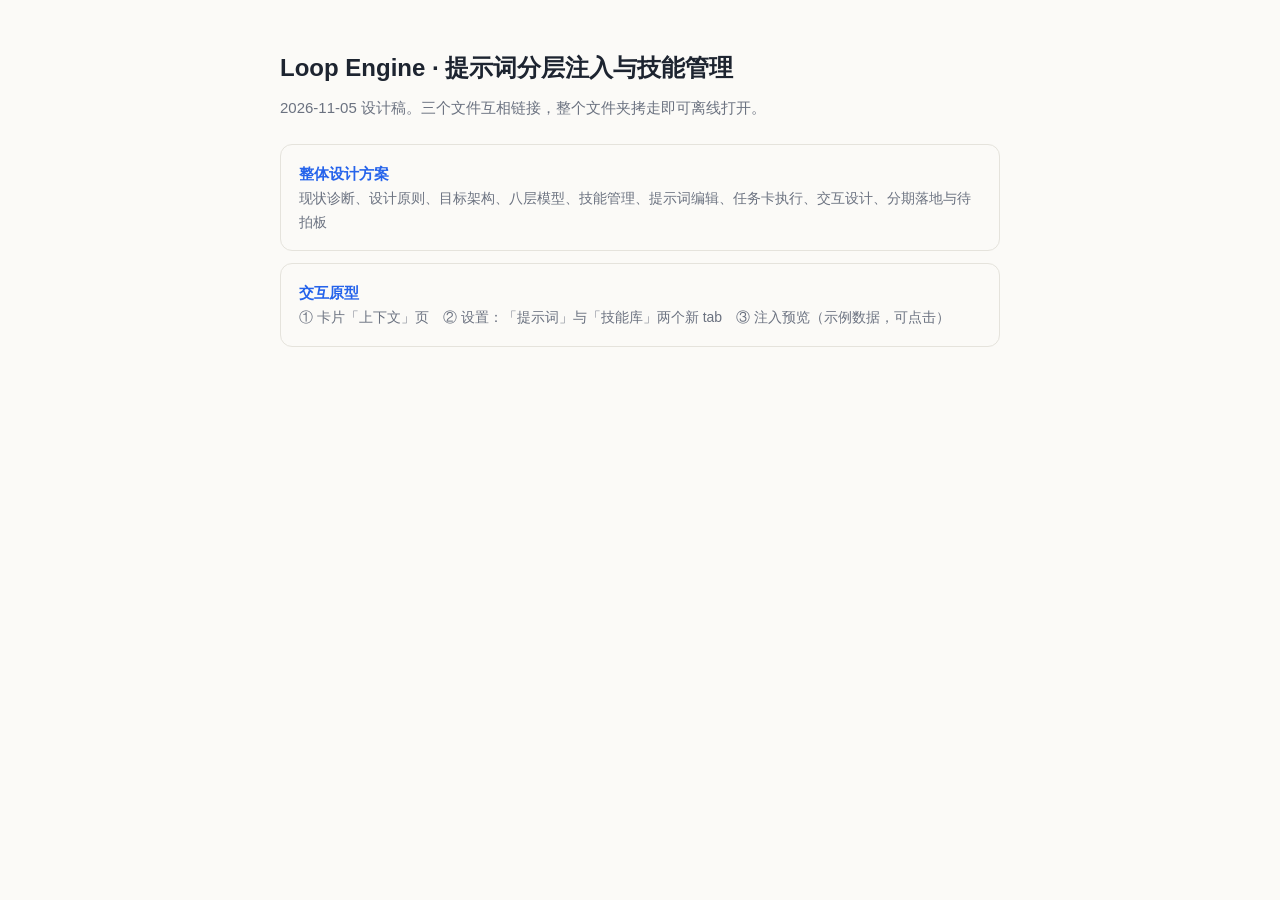
<file: docs/design/index.html>
<!doctype html>
<html lang="zh-CN">
<head>
<meta charset="utf-8">
<meta name="viewport" content="width=device-width, initial-scale=1">
<title>Loop Engine 设计稿</title>
<style>
:root{--bg:#fbfaf7;--fg:#1d2430;--muted:#6b7280;--rule:#e5e3dc;--accent:#2563eb}
@media (prefers-color-scheme: dark){:root:not([data-theme="light"]){--bg:#0d1117;--fg:#e6edf3;--muted:#8b949e;--rule:#2a313a;--accent:#60a5fa}}
:root[data-theme="dark"]{--bg:#0d1117;--fg:#e6edf3;--muted:#8b949e;--rule:#2a313a;--accent:#60a5fa}
body{margin:0;background:var(--bg);color:var(--fg);font:15px/1.7 -apple-system,BlinkMacSystemFont,"PingFang SC","Microsoft YaHei",sans-serif}
main{max-width:720px;margin:0 auto;padding:48px 16px}
h1{font-size:24px;margin:0 0 6px}
p{color:var(--muted);margin:0 0 24px}
a.item{display:block;padding:16px 18px;border:1px solid var(--rule);border-radius:12px;margin-bottom:12px;color:var(--fg);text-decoration:none}
a.item:hover{border-color:var(--accent)}
a.item b{color:var(--accent)}
a.item span{display:block;color:var(--muted);font-size:14px}
</style>
</head>
<body>
<main>
<h1>Loop Engine · 提示词分层注入与技能管理</h1>
<p>2026-11-05 设计稿。三个文件互相链接，整个文件夹拷走即可离线打开。</p>
<a class="item" href="context-design.html"><b>整体设计方案</b><span>现状诊断、设计原则、目标架构、八层模型、技能管理、提示词编辑、任务卡执行、交互设计、分期落地与待拍板</span></a>
<a class="item" href="context-prototype.html"><b>交互原型</b><span>① 卡片「上下文」页　② 设置：「提示词」与「技能库」两个新 tab　③ 注入预览（示例数据，可点击）</span></a>
</main>
</body>
</html>
</file>
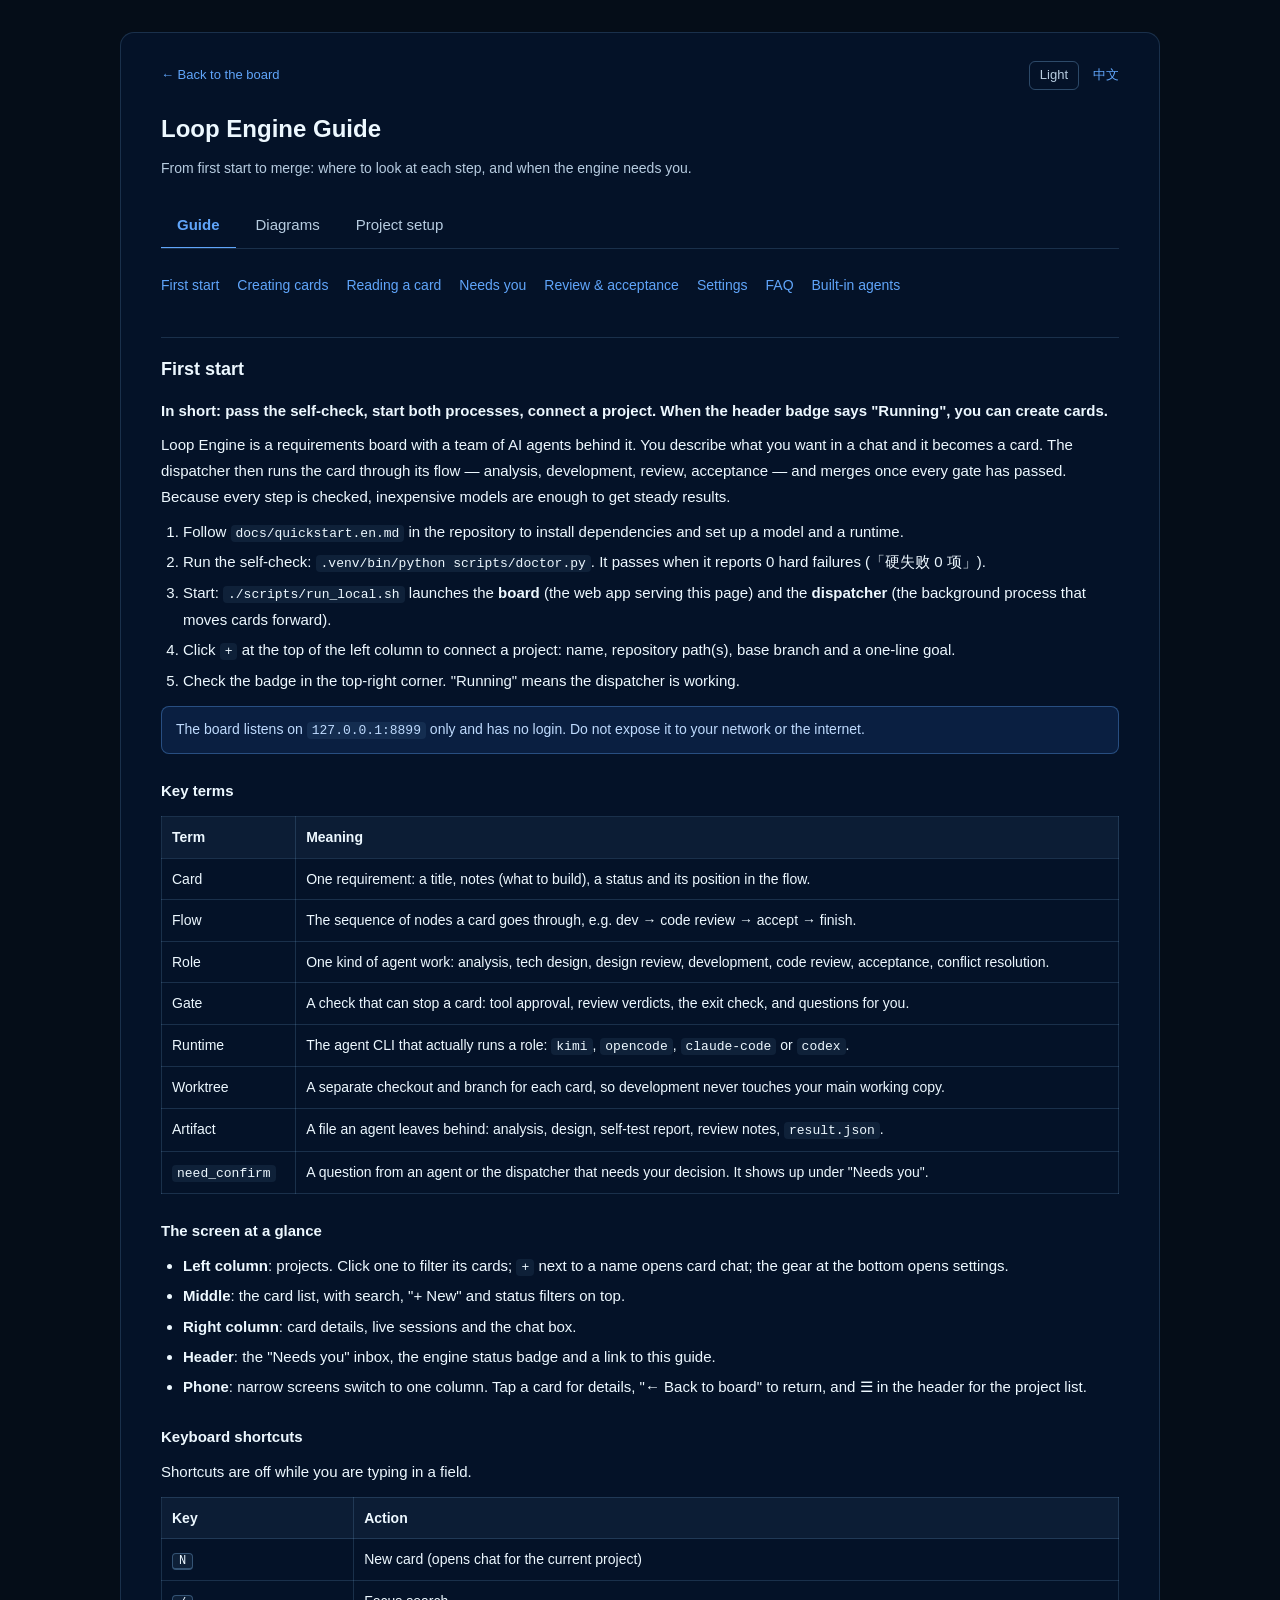
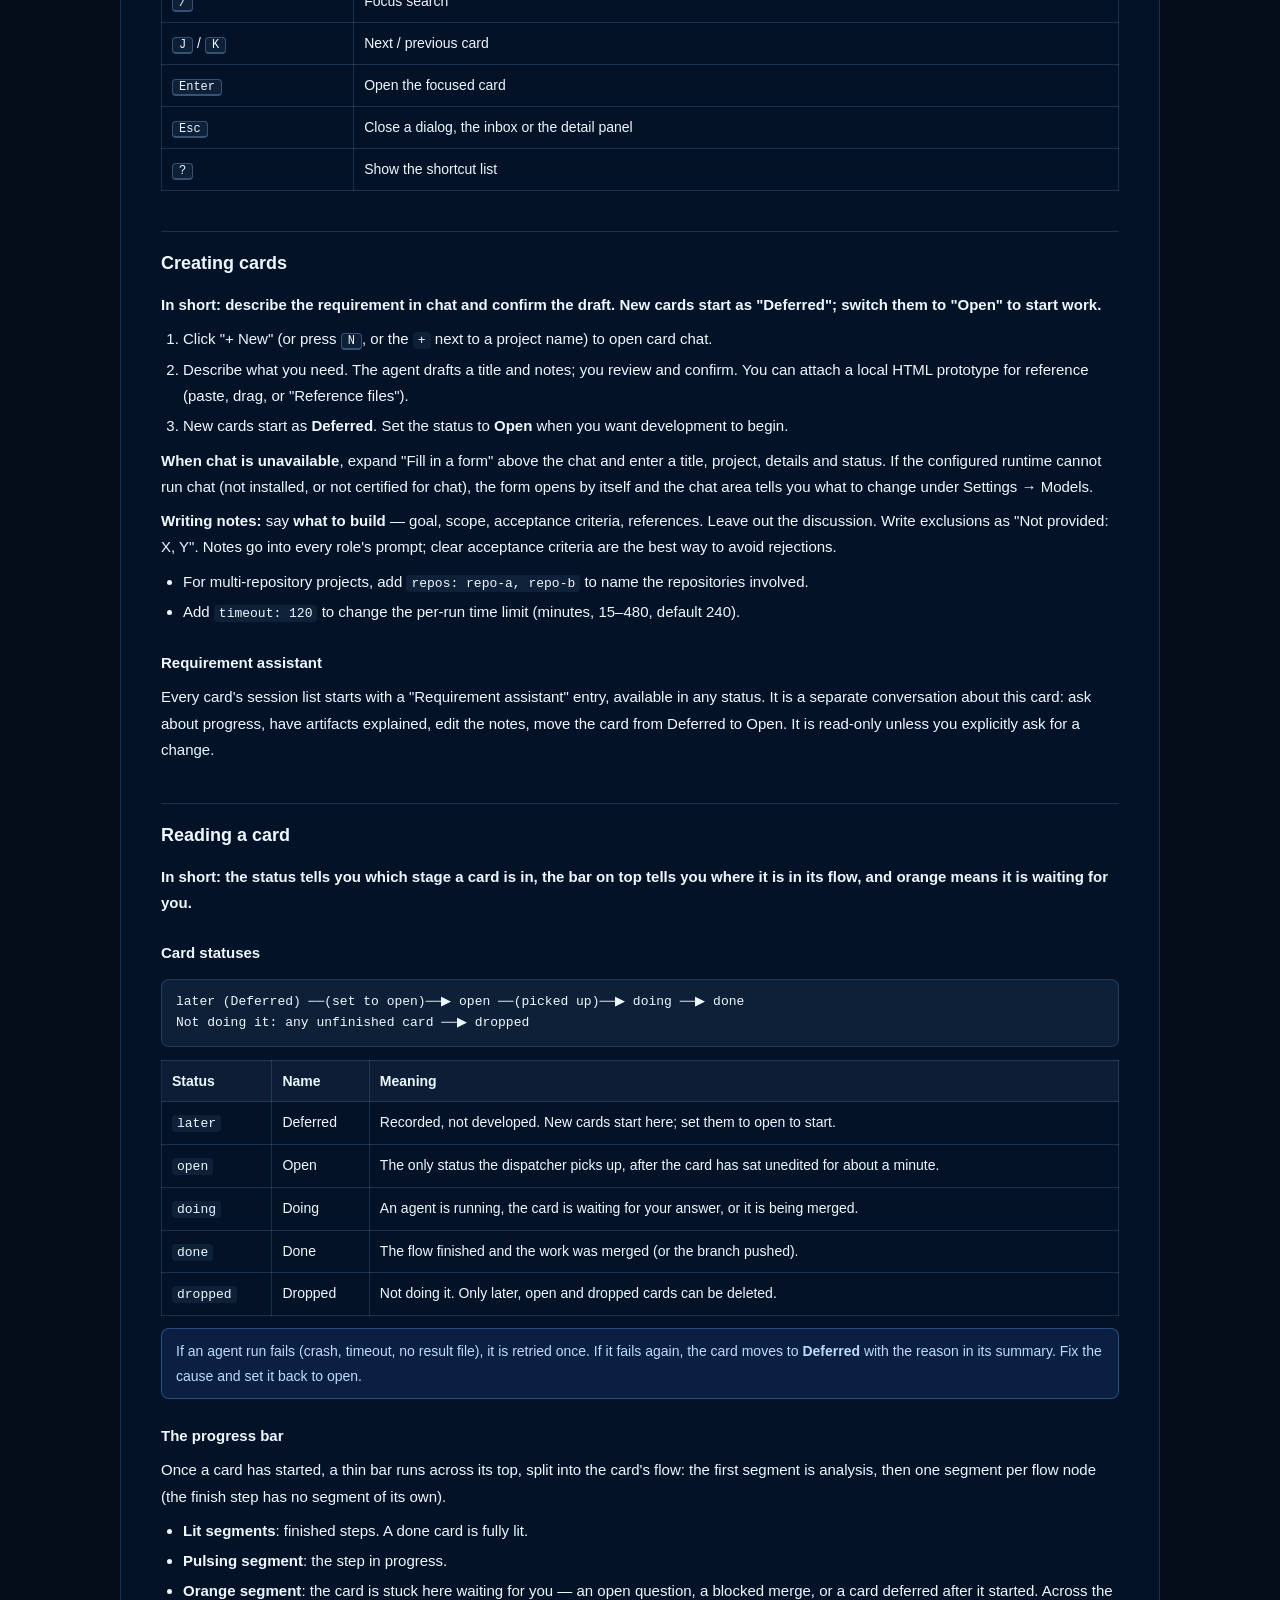
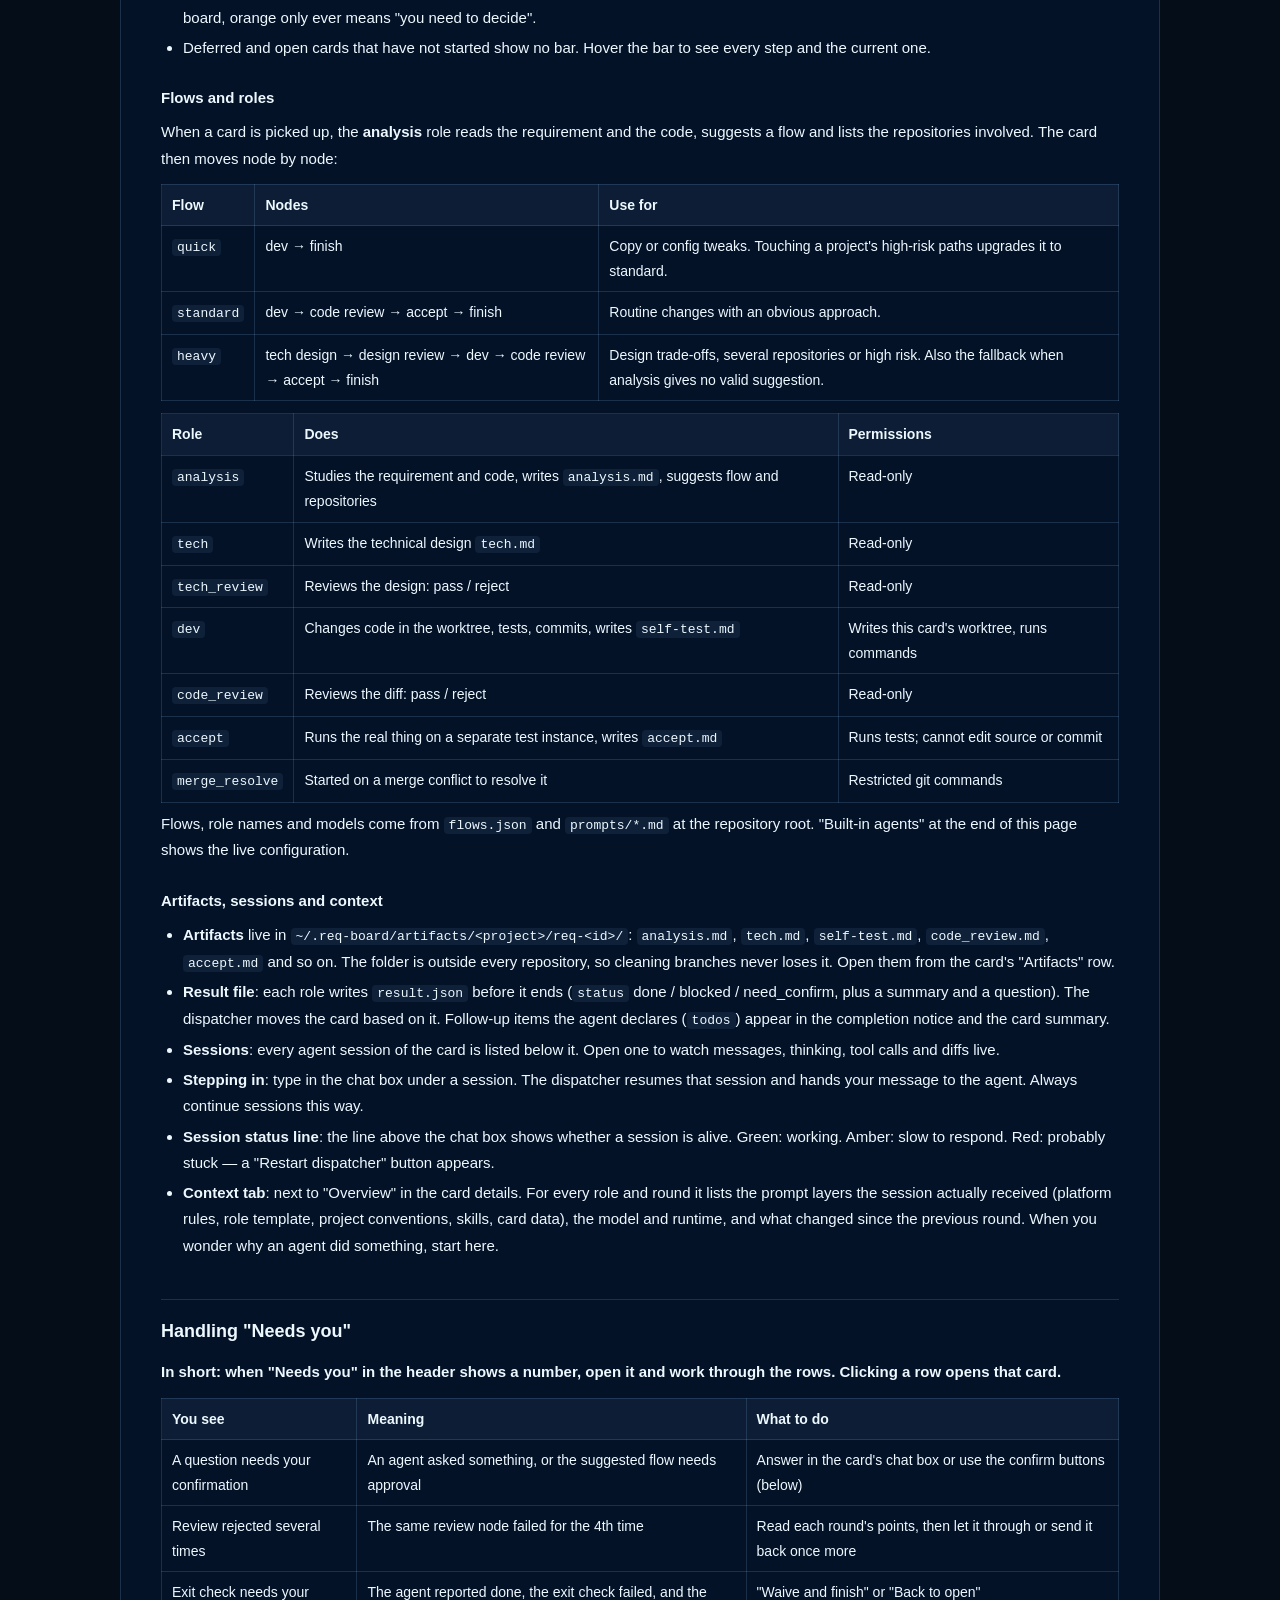
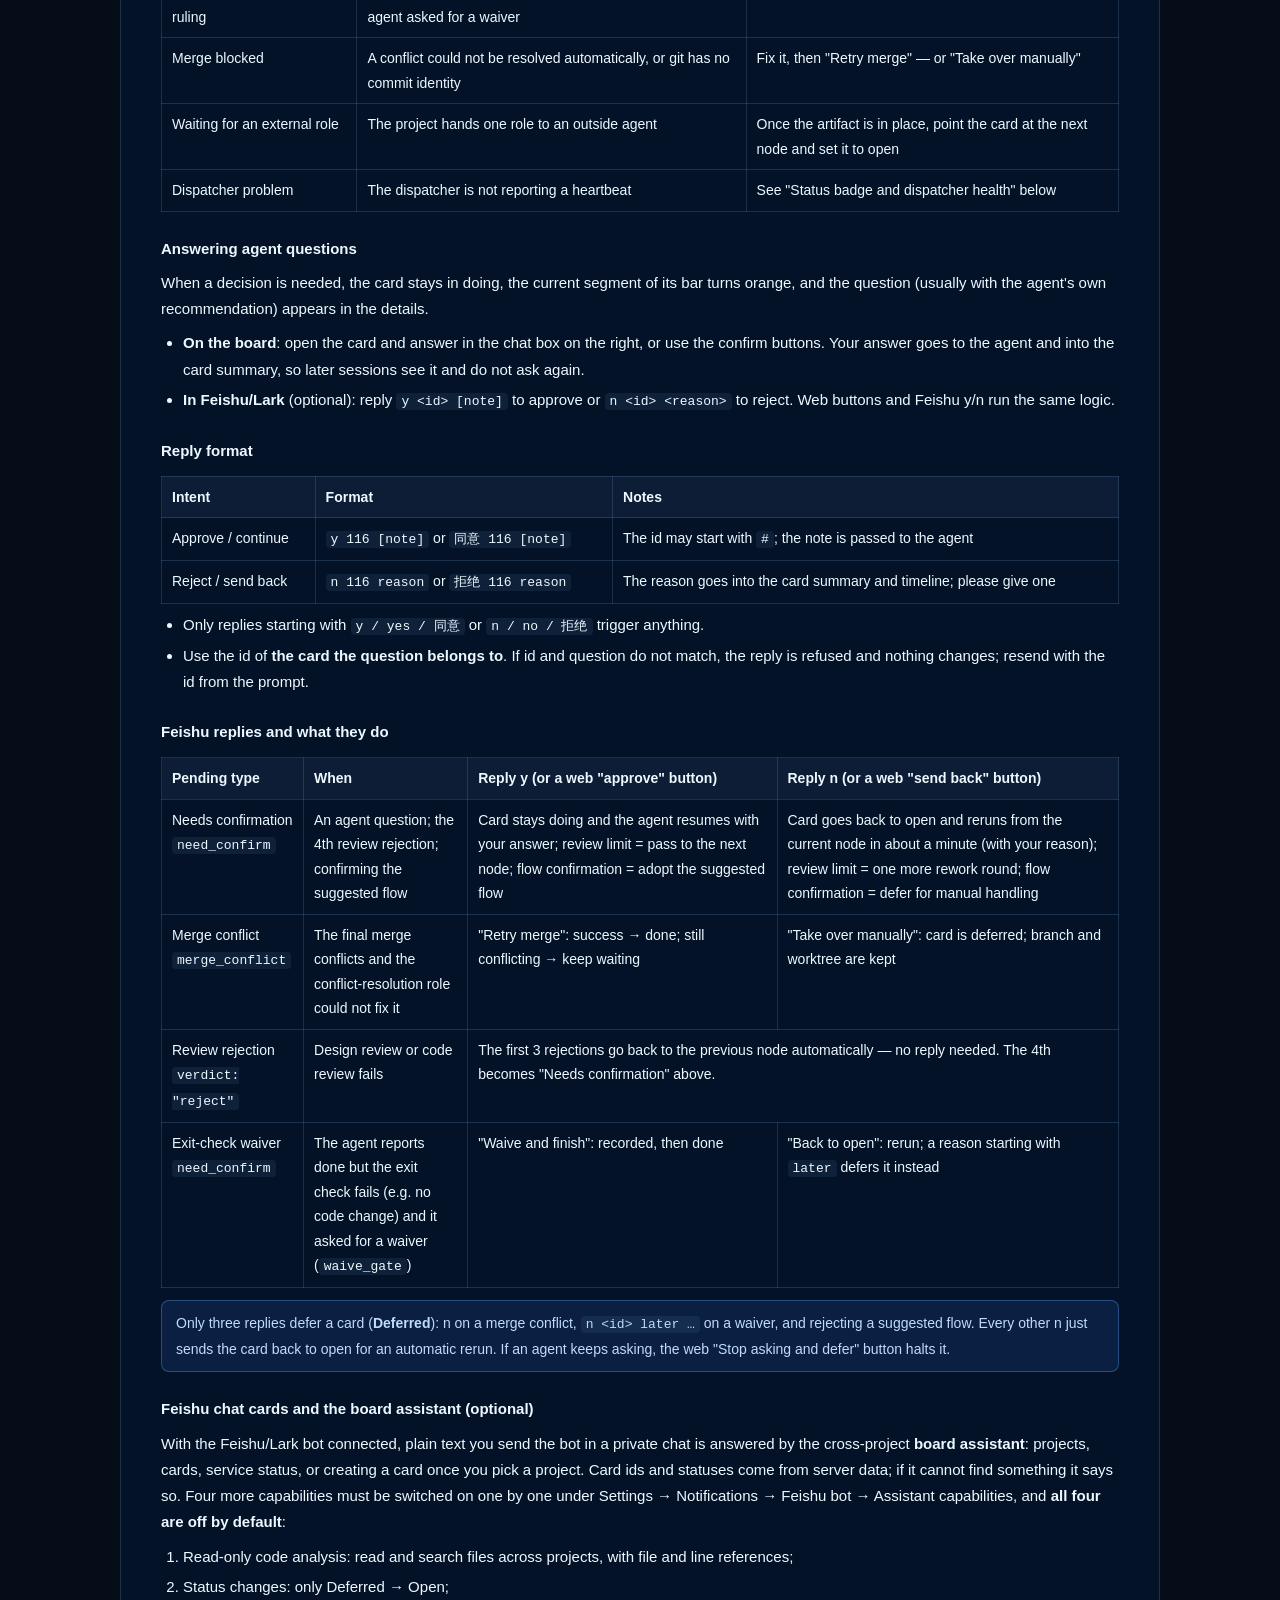
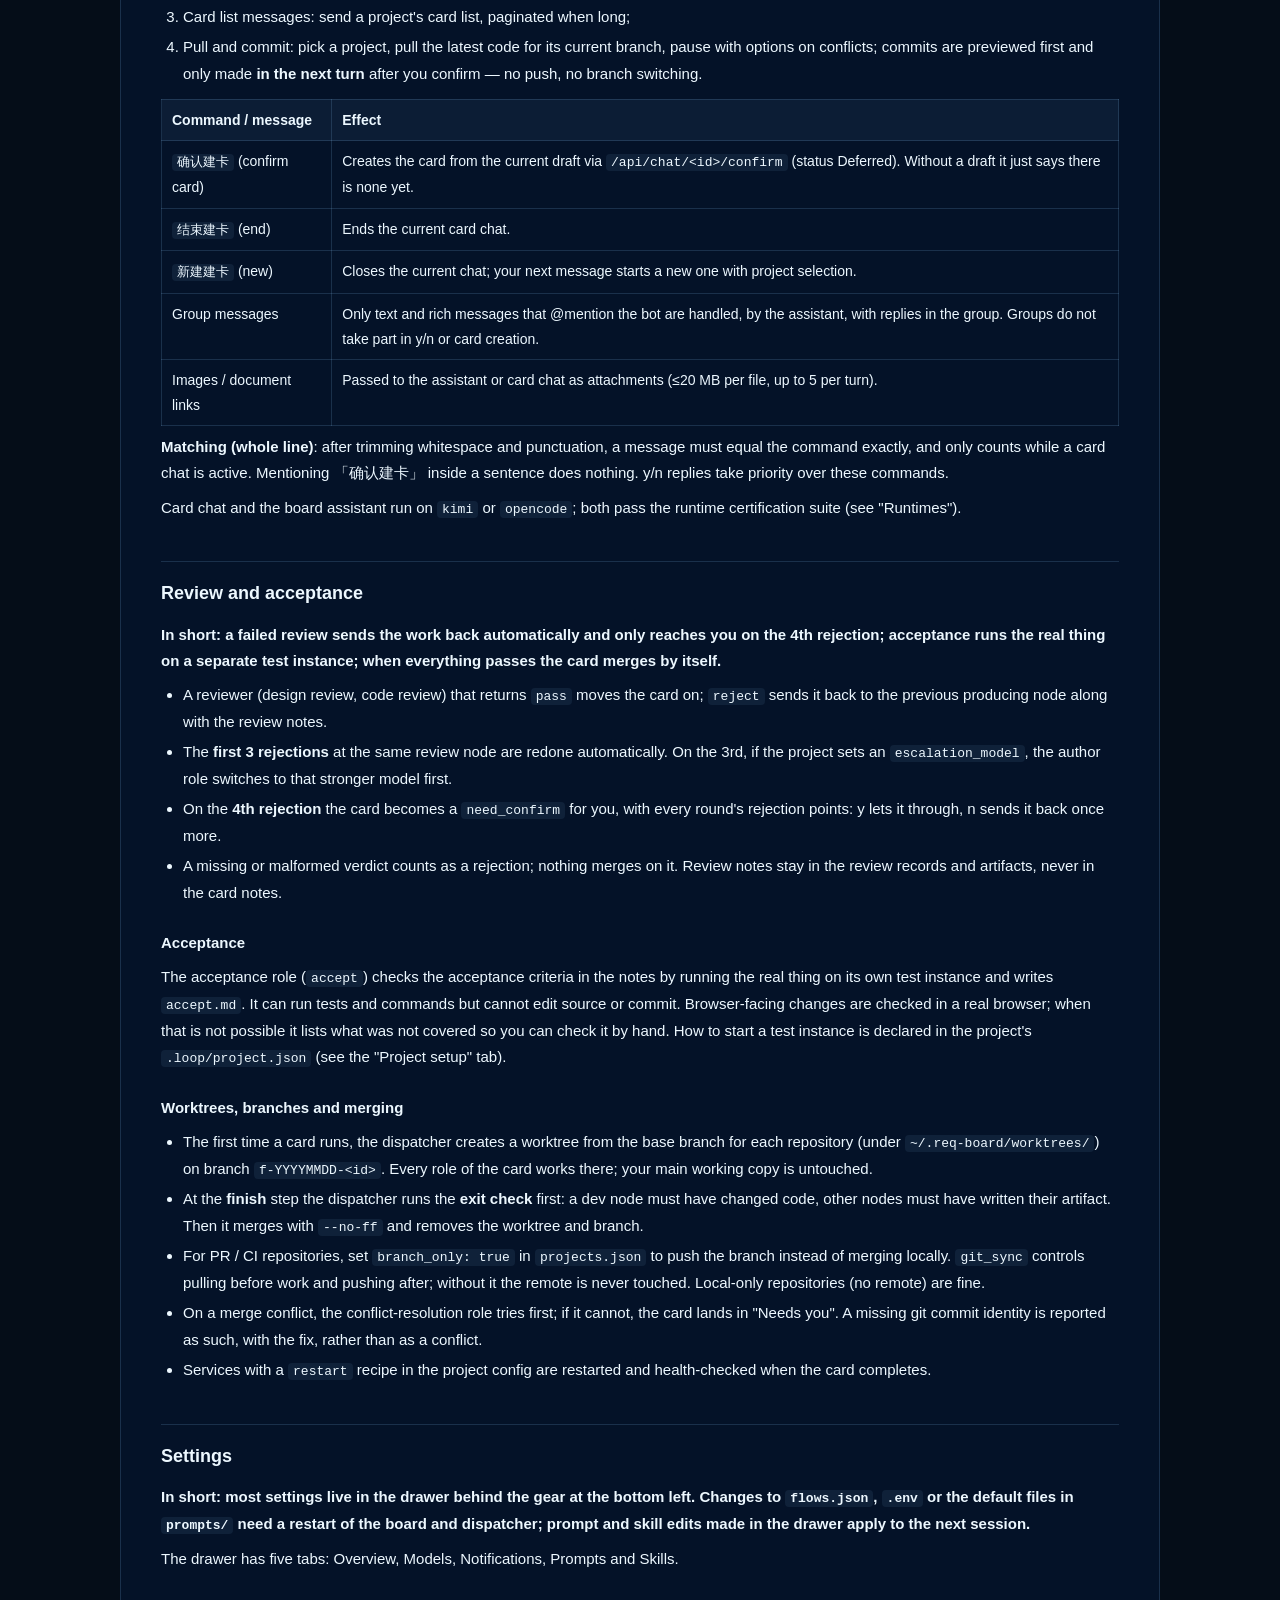
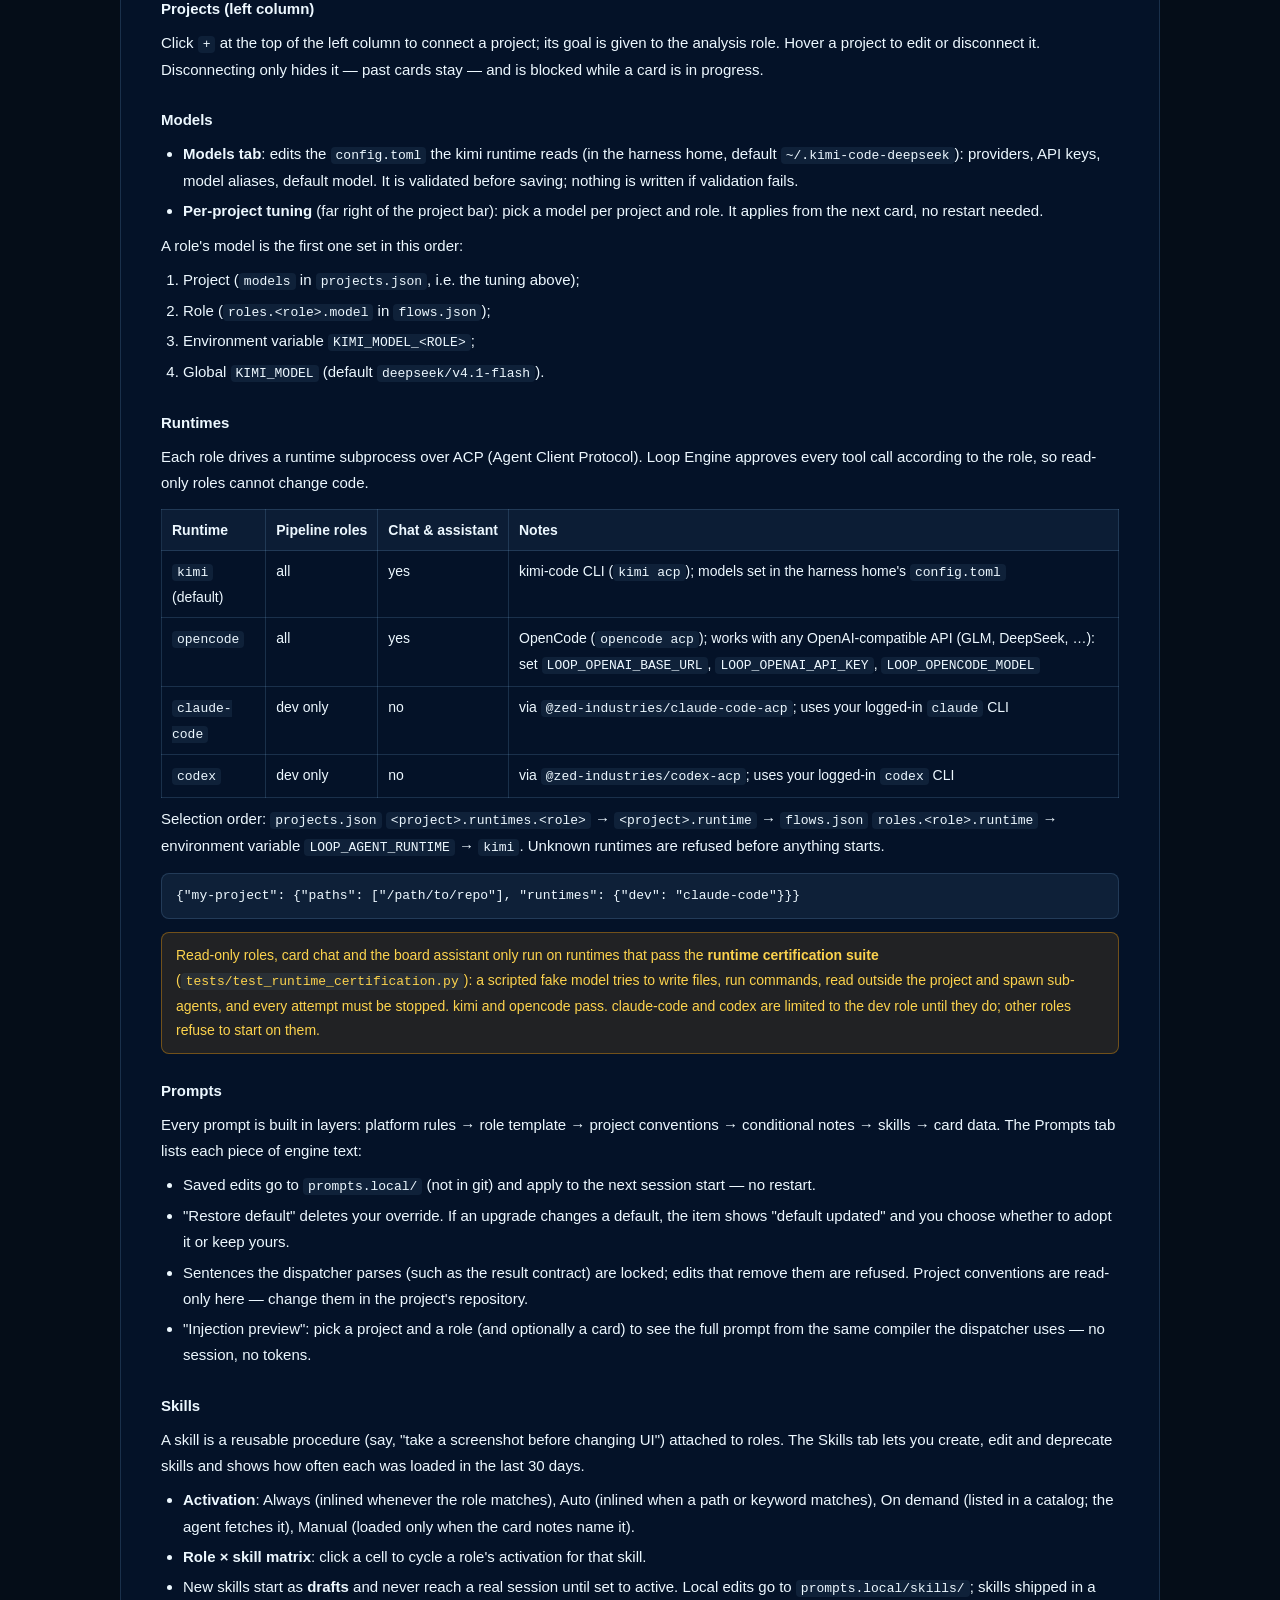
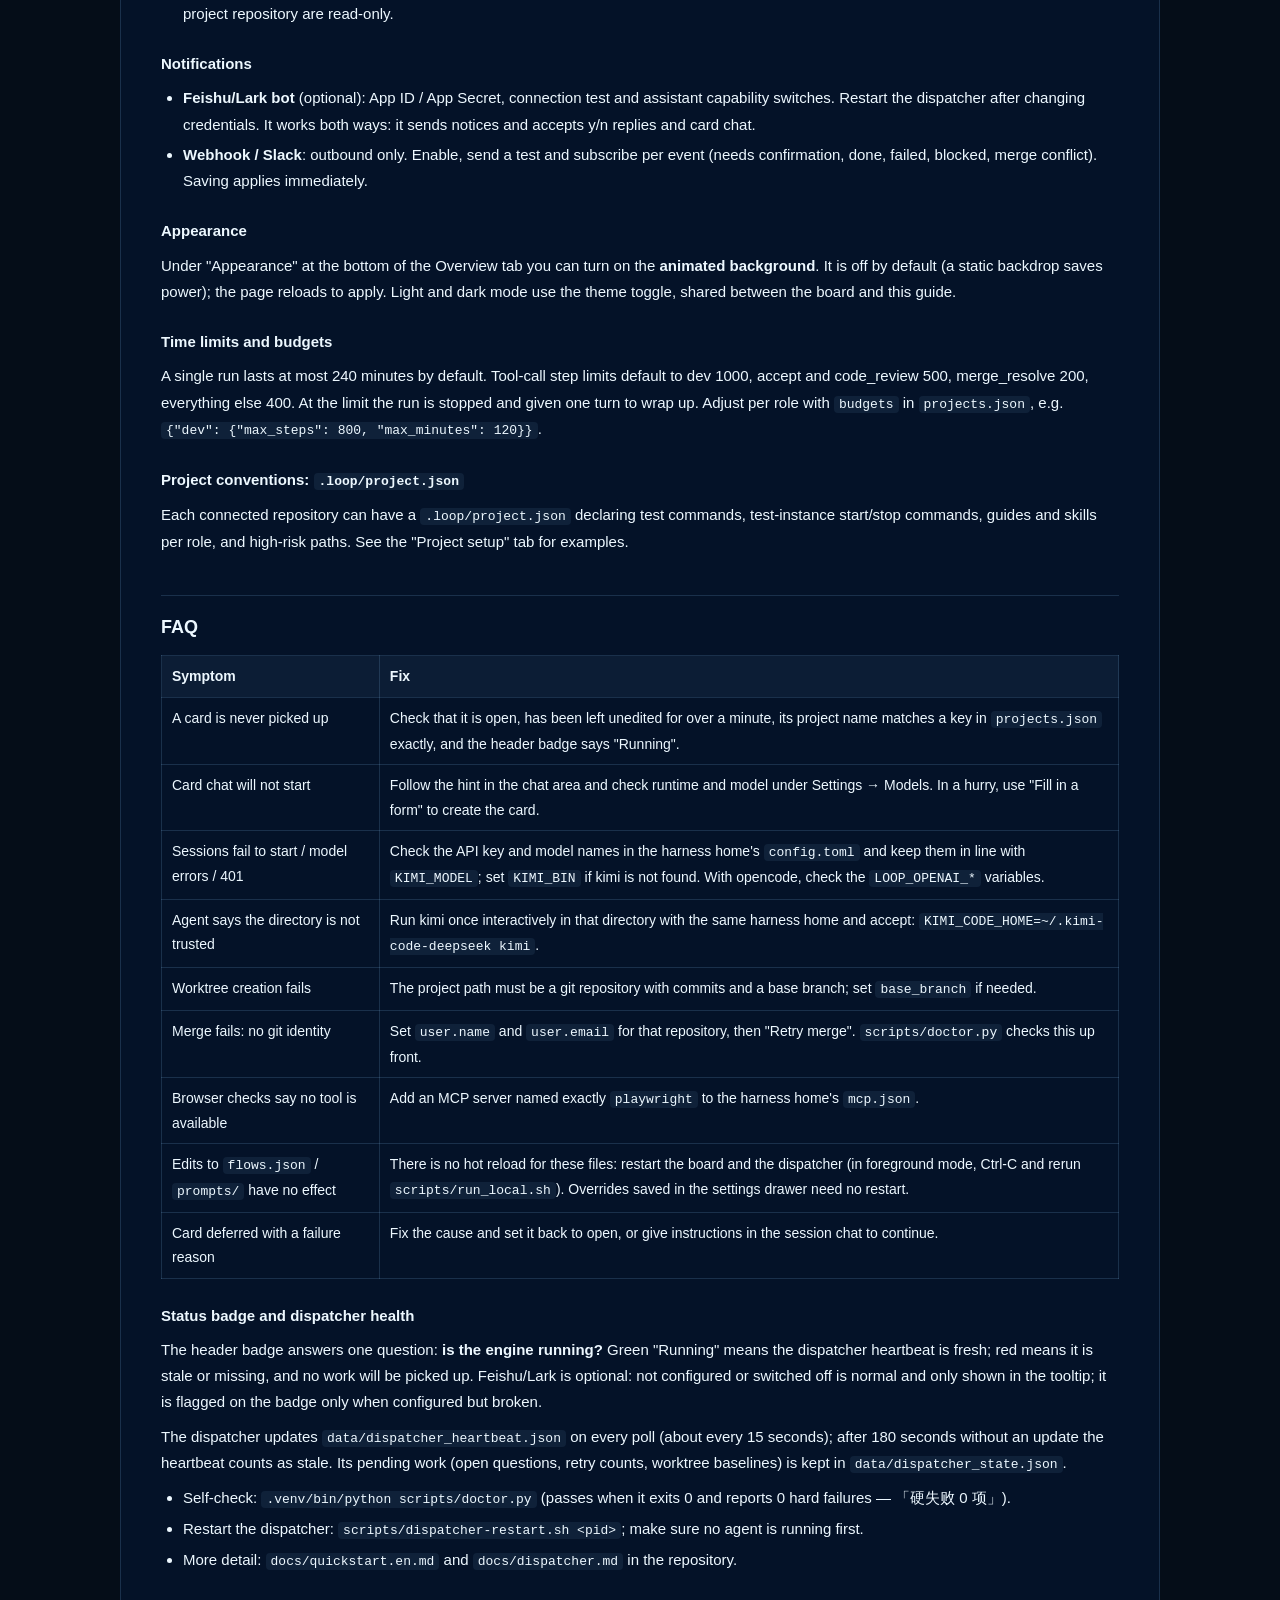
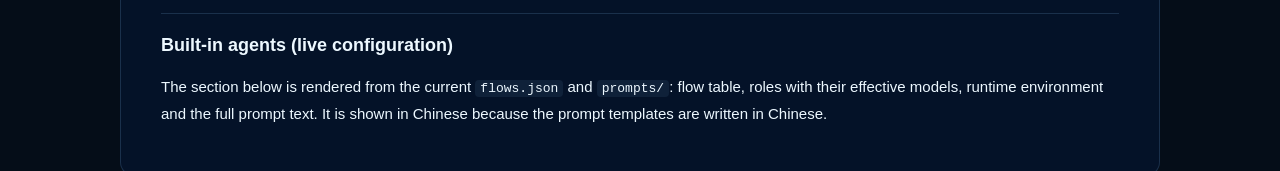
<file: docs/guide.en.html>
<!DOCTYPE html>
<html lang="en">
<head>
    <title>Loop Engine Guide</title>
    <meta charset="UTF-8">
    <meta name="viewport" content="width=device-width, initial-scale=1.0">
    <link rel="icon" href="data:,">
    <script>try{if(localStorage.getItem('reqBoardSkin')==='light')document.documentElement.dataset.skin='light';}catch(e){}</script>
    <style>
        /* 皮肤令牌：与看板一致——深色为默认，浅色由 localStorage.reqBoardSkin=light 切换（同一偏好键）。
           组件规则只经 var() 消费这里的令牌。 */
        :root {
            color-scheme: dark;
            --bg: #050d18;
            --surface: #041228;
            --border: rgba(141, 203, 255, 0.16);
            --border-strong: rgba(141, 203, 255, 0.3);
            --text: #edf8ff;
            --text-2: #b7cce0;
            --text-3: #718da7;
            --accent: #60a5fa;
            --accent-hover: #93c5fd;
            --on-accent: #ffffff;
            --code-bg: rgba(141, 203, 255, 0.08);
            --th-bg: rgba(141, 203, 255, 0.06);
            --note-bg: rgba(59, 130, 246, 0.12);
            --note-border: rgba(96, 165, 250, 0.35);
            --note-fg: #bfdbfe;
            --warn-bg: rgba(245, 158, 11, 0.12);
            --warn-border: rgba(245, 158, 11, 0.38);
            --warn-fg: #fcd34d;
        }
        :root[data-skin="light"] {
            color-scheme: light;
            --bg: #fafafa;
            --surface: #ffffff;
            --border: #e5e7eb;
            --border-strong: #d1d5db;
            --text: #111827;
            --text-2: #4b5563;
            --text-3: #9ca3af;
            --accent: #2563eb;
            --accent-hover: #1d4ed8;
            --code-bg: #f3f4f6;
            --th-bg: #f3f4f6;
            --note-bg: #eff6ff;
            --note-border: #bfdbfe;
            --note-fg: #1e40af;
            --warn-bg: #fffbeb;
            --warn-border: #fde68a;
            --warn-fg: #92400e;
        }
        * { box-sizing: border-box; }
        body {
            font-family: -apple-system, BlinkMacSystemFont, "Segoe UI", "PingFang SC", "Microsoft YaHei", sans-serif;
            background: var(--bg);
            color: var(--text);
            font-size: 15px;
            line-height: 1.75;
            margin: 0;
            padding: 32px 16px 64px;
        }
        .page {
            max-width: 1040px;
            margin: 0 auto;
            background: var(--surface);
            border: 1px solid var(--border);
            border-radius: 14px;
            padding: 28px 40px 40px;
        }
        .topbar { display: flex; align-items: center; justify-content: space-between; gap: 12px; flex-wrap: wrap; margin-bottom: 18px; font-size: 13px; }
        .topbar-right { display: flex; align-items: center; gap: 14px; }
        .skin-btn {
            font: inherit; font-size: 13px; color: var(--text-2); background: none; cursor: pointer;
            border: 1px solid var(--border-strong); border-radius: 6px; padding: 2px 10px;
        }
        .skin-btn:hover { color: var(--text); }
        h1 { font-size: 24px; margin: 0 0 6px; }
        .subtitle { color: var(--text-2); font-size: 14px; margin: 0 0 24px; }
        h2 {
            font-size: 18px;
            margin: 40px 0 12px;
            padding-top: 16px;
            border-top: 1px solid var(--border);
        }
        .tab-pane > h2:first-child { border-top: none; margin-top: 0; padding-top: 0; }
        h3 { font-size: 15px; margin: 24px 0 8px; }
        p { margin: 8px 0; }
        a { color: var(--accent); text-decoration: none; }
        a:hover { color: var(--accent-hover); text-decoration: underline; }
        table { width: 100%; border-collapse: collapse; margin: 12px 0 8px; font-size: 14px; }
        th, td { border: 1px solid var(--border); padding: 8px 10px; text-align: left; vertical-align: top; }
        th { background: var(--th-bg); font-weight: 600; white-space: nowrap; }
        /* 流程表（服务端注入，table.flows）「状态」列不折行 */
        .flows th:nth-child(4), .flows td:nth-child(4) { width: 76px; white-space: nowrap; }
        code {
            font-family: ui-monospace, SFMono-Regular, Menlo, Consolas, monospace;
            background: var(--code-bg);
            border-radius: 4px;
            padding: 1px 5px;
            font-size: 13px;
            overflow-wrap: break-word;
        }
        pre {
            background: var(--code-bg); border: 1px solid var(--border); border-radius: 8px;
            padding: 12px 14px; overflow-x: auto; line-height: 1.6; font-size: 13px; white-space: pre-wrap;
        }
        pre code { padding: 0; background: none; overflow-wrap: normal; }
        kbd {
            font-family: ui-monospace, SFMono-Regular, Menlo, Consolas, monospace; font-size: 12px;
            border: 1px solid var(--border-strong); border-bottom-width: 2px; border-radius: 4px;
            padding: 0 6px; background: var(--code-bg);
        }
        details { margin: 10px 0; }
        summary { cursor: pointer; font-weight: 600; }
        ul, ol { margin: 8px 0 8px 22px; padding: 0; }
        li { margin: 4px 0; }
        .note, .warn { border-radius: 8px; padding: 10px 14px; margin: 12px 0; font-size: 14px; border: 1px solid; }
        .note { background: var(--note-bg); border-color: var(--note-border); color: var(--note-fg); }
        .warn { background: var(--warn-bg); border-color: var(--warn-border); color: var(--warn-fg); }
        .toc { display: flex; flex-wrap: wrap; gap: 4px 18px; margin: 0 0 8px; font-size: 14px; }
        .lifecycle { font-family: ui-monospace, SFMono-Regular, Menlo, Consolas, monospace; white-space: pre; }
        /* 页内 tab：指南 / 架构图 / 项目配置 */
        .tabs { display: flex; gap: 4px; border-bottom: 1px solid var(--border); margin: 0 0 24px; overflow-x: auto; }
        .tab-btn {
            font: inherit; font-size: 15px; color: var(--text-2);
            background: none; border: none; border-bottom: 2px solid transparent;
            padding: 8px 16px; margin-bottom: -1px; cursor: pointer; flex-shrink: 0;
        }
        .tab-btn:hover { color: var(--text); }
        .tab-btn[aria-selected="true"] { color: var(--accent); border-bottom-color: var(--accent); font-weight: 600; }
        .tab-btn:focus-visible, .sub-btn:focus-visible, .skin-btn:focus-visible { outline: 2px solid var(--accent); outline-offset: 2px; }
        .tab-pane[hidden] { display: none; }
        .sub-tabs { display: flex; gap: 8px; margin: 0 0 12px; }
        .sub-btn {
            font: inherit; font-size: 13px; color: var(--text-2); background: var(--code-bg);
            border: 1px solid var(--border); border-radius: 6px; padding: 4px 12px; cursor: pointer;
        }
        .sub-btn[aria-pressed="true"] { color: var(--on-accent); background: var(--accent); border-color: var(--accent); }
        .diagram-frame {
            width: 100%; height: calc(100vh - 230px); min-height: 560px;
            border: 1px solid var(--border); border-radius: 8px; background: var(--surface);
        }
        .table-scroll { overflow-x: auto; }
        .prompt-guide table { min-width: 640px; }
        @media (max-width: 720px) {
            body { padding: 16px 0 32px; }
            .page { padding: 20px 16px 32px; border-radius: 0; border-left: none; border-right: none; }
            th, td { padding: 6px 8px; }
            .tabs { flex-wrap: wrap; }
            table { display: block; overflow-x: auto; }
        }
        /* 英文版：服务端注入的中文版块标题降为副标题，正文标题用上方英文 h2 */
        #agents { font-size: 13px; font-weight: 500; color: var(--text-3); border-top: none; margin: 0 0 12px; padding-top: 0; }
    </style>
</head>
<body>
    <div class="page">
        <div class="topbar">
            <a href="/">← Back to the board</a>
            <div class="topbar-right">
                <button class="skin-btn" id="skinBtn" type="button" data-light="Light" data-dark="Dark" aria-label="Toggle light / dark">Light</button>
                <a id="langLink" href="/guide?lang=zh" hreflang="zh-CN" lang="zh-CN">中文</a>
            </div>
        </div>
        <h1>Loop Engine Guide</h1>
        <p class="subtitle">From first start to merge: where to look at each step, and when the engine needs you.</p>

        <div class="tabs" role="tablist" aria-label="Guide contents">
            <button class="tab-btn" id="tab-guide" role="tab" aria-selected="true" aria-controls="pane-guide" type="button">Guide</button>
            <button class="tab-btn" id="tab-diagrams" role="tab" aria-selected="false" aria-controls="pane-diagrams" type="button">Diagrams</button>
            <button class="tab-btn" id="tab-prompts" role="tab" aria-selected="false" aria-controls="pane-prompts" type="button">Project setup</button>
        </div>

        <div class="tab-pane" id="pane-guide" role="tabpanel" aria-labelledby="tab-guide">
        <nav class="toc" aria-label="Contents">
            <a href="#start">First start</a><a href="#create">Creating cards</a><a href="#card">Reading a card</a>
            <a href="#inbox">Needs you</a><a href="#review">Review &amp; acceptance</a><a href="#config">Settings</a>
            <a href="#troubleshooting">FAQ</a><a href="#agents-live">Built-in agents</a>
        </nav>

        <h2 id="start">First start</h2>
        <p><b>In short: pass the self-check, start both processes, connect a project. When the header badge says "Running", you can create cards.</b></p>
        <p>Loop Engine is a requirements board with a team of AI agents behind it. You describe what you want in a chat and it becomes a card. The dispatcher then runs the card through its flow — analysis, development, review, acceptance — and merges once every gate has passed. Because every step is checked, inexpensive models are enough to get steady results.</p>
        <ol>
            <li>Follow <code>docs/quickstart.en.md</code> in the repository to install dependencies and set up a model and a runtime.</li>
            <li>Run the self-check: <code>.venv/bin/python scripts/doctor.py</code>. It passes when it reports 0 hard failures (「硬失败 0 项」).</li>
            <li>Start: <code>./scripts/run_local.sh</code> launches the <b>board</b> (the web app serving this page) and the <b>dispatcher</b> (the background process that moves cards forward).</li>
            <li>Click <code>+</code> at the top of the left column to connect a project: name, repository path(s), base branch and a one-line goal.</li>
            <li>Check the badge in the top-right corner. "Running" means the dispatcher is working.</li>
        </ol>
        <div class="note">The board listens on <code>127.0.0.1:8899</code> only and has no login. Do not expose it to your network or the internet.</div>

        <h3 id="glossary">Key terms</h3>
        <table>
            <tr><th>Term</th><th>Meaning</th></tr>
            <tr><td>Card</td><td>One requirement: a title, notes (what to build), a status and its position in the flow.</td></tr>
            <tr><td>Flow</td><td>The sequence of nodes a card goes through, e.g. dev → code review → accept → finish.</td></tr>
            <tr><td>Role</td><td>One kind of agent work: analysis, tech design, design review, development, code review, acceptance, conflict resolution.</td></tr>
            <tr><td>Gate</td><td>A check that can stop a card: tool approval, review verdicts, the exit check, and questions for you.</td></tr>
            <tr><td>Runtime</td><td>The agent CLI that actually runs a role: <code>kimi</code>, <code>opencode</code>, <code>claude-code</code> or <code>codex</code>.</td></tr>
            <tr><td>Worktree</td><td>A separate checkout and branch for each card, so development never touches your main working copy.</td></tr>
            <tr><td>Artifact</td><td>A file an agent leaves behind: analysis, design, self-test report, review notes, <code>result.json</code>.</td></tr>
            <tr><td><code>need_confirm</code></td><td>A question from an agent or the dispatcher that needs your decision. It shows up under "Needs you".</td></tr>
        </table>

        <h3 id="layout">The screen at a glance</h3>
        <ul>
            <li><b>Left column</b>: projects. Click one to filter its cards; <code>+</code> next to a name opens card chat; the gear at the bottom opens settings.</li>
            <li><b>Middle</b>: the card list, with search, "+ New" and status filters on top.</li>
            <li><b>Right column</b>: card details, live sessions and the chat box.</li>
            <li><b>Header</b>: the "Needs you" inbox, the engine status badge and a link to this guide.</li>
            <li><b>Phone</b>: narrow screens switch to one column. Tap a card for details, "← Back to board" to return, and ☰ in the header for the project list.</li>
        </ul>

        <h3 id="shortcuts">Keyboard shortcuts</h3>
        <p>Shortcuts are off while you are typing in a field.</p>
        <table>
            <tr><th>Key</th><th>Action</th></tr>
            <tr><td><kbd>N</kbd></td><td>New card (opens chat for the current project)</td></tr>
            <tr><td><kbd>/</kbd></td><td>Focus search</td></tr>
            <tr><td><kbd>J</kbd> / <kbd>K</kbd></td><td>Next / previous card</td></tr>
            <tr><td><kbd>Enter</kbd></td><td>Open the focused card</td></tr>
            <tr><td><kbd>Esc</kbd></td><td>Close a dialog, the inbox or the detail panel</td></tr>
            <tr><td><kbd>?</kbd></td><td>Show the shortcut list</td></tr>
        </table>

        <h2 id="create">Creating cards</h2>
        <p><b>In short: describe the requirement in chat and confirm the draft. New cards start as "Deferred"; switch them to "Open" to start work.</b></p>
        <ol>
            <li>Click "+ New" (or press <kbd>N</kbd>, or the <code>+</code> next to a project name) to open card chat.</li>
            <li>Describe what you need. The agent drafts a title and notes; you review and confirm. You can attach a local HTML prototype for reference (paste, drag, or "Reference files").</li>
            <li>New cards start as <b>Deferred</b>. Set the status to <b>Open</b> when you want development to begin.</li>
        </ol>
        <p><b>When chat is unavailable</b>, expand "Fill in a form" above the chat and enter a title, project, details and status. If the configured runtime cannot run chat (not installed, or not certified for chat), the form opens by itself and the chat area tells you what to change under Settings → Models.</p>
        <p><b>Writing notes:</b> say <b>what to build</b> — goal, scope, acceptance criteria, references. Leave out the discussion. Write exclusions as "Not provided: X, Y". Notes go into every role's prompt; clear acceptance criteria are the best way to avoid rejections.</p>
        <ul>
            <li>For multi-repository projects, add <code>repos: repo-a, repo-b</code> to name the repositories involved.</li>
            <li>Add <code>timeout: 120</code> to change the per-run time limit (minutes, 15–480, default 240).</li>
        </ul>
        <h3 id="assistant">Requirement assistant</h3>
        <p>Every card's session list starts with a "Requirement assistant" entry, available in any status. It is a separate conversation about this card: ask about progress, have artifacts explained, edit the notes, move the card from Deferred to Open. It is read-only unless you explicitly ask for a change.</p>

        <h2 id="card">Reading a card</h2>
        <p><b>In short: the status tells you which stage a card is in, the bar on top tells you where it is in its flow, and orange means it is waiting for you.</b></p>

        <h3 id="status">Card statuses</h3>
        <pre class="lifecycle">later (Deferred) ──(set to open)──▶ open ──(picked up)──▶ doing ──▶ done
Not doing it: any unfinished card ──▶ dropped</pre>
        <table>
            <tr><th>Status</th><th>Name</th><th>Meaning</th></tr>
            <tr><td><code>later</code></td><td>Deferred</td><td>Recorded, not developed. New cards start here; set them to open to start.</td></tr>
            <tr><td><code>open</code></td><td>Open</td><td>The only status the dispatcher picks up, after the card has sat unedited for about a minute.</td></tr>
            <tr><td><code>doing</code></td><td>Doing</td><td>An agent is running, the card is waiting for your answer, or it is being merged.</td></tr>
            <tr><td><code>done</code></td><td>Done</td><td>The flow finished and the work was merged (or the branch pushed).</td></tr>
            <tr><td><code>dropped</code></td><td>Dropped</td><td>Not doing it. Only later, open and dropped cards can be deleted.</td></tr>
        </table>
        <div class="note">If an agent run fails (crash, timeout, no result file), it is retried once. If it fails again, the card moves to <b>Deferred</b> with the reason in its summary. Fix the cause and set it back to open.</div>

        <h3 id="progress">The progress bar</h3>
        <p>Once a card has started, a thin bar runs across its top, split into the card's flow: the first segment is analysis, then one segment per flow node (the finish step has no segment of its own).</p>
        <ul>
            <li><b>Lit segments</b>: finished steps. A done card is fully lit.</li>
            <li><b>Pulsing segment</b>: the step in progress.</li>
            <li><b>Orange segment</b>: the card is stuck here waiting for you — an open question, a blocked merge, or a card deferred after it started. Across the board, orange only ever means "you need to decide".</li>
            <li>Deferred and open cards that have not started show no bar. Hover the bar to see every step and the current one.</li>
        </ul>

        <h3 id="flows-roles">Flows and roles</h3>
        <p>When a card is picked up, the <b>analysis</b> role reads the requirement and the code, suggests a flow and lists the repositories involved. The card then moves node by node:</p>
        <table>
            <tr><th>Flow</th><th>Nodes</th><th>Use for</th></tr>
            <tr><td><code>quick</code></td><td>dev → finish</td><td>Copy or config tweaks. Touching a project's high-risk paths upgrades it to standard.</td></tr>
            <tr><td><code>standard</code></td><td>dev → code review → accept → finish</td><td>Routine changes with an obvious approach.</td></tr>
            <tr><td><code>heavy</code></td><td>tech design → design review → dev → code review → accept → finish</td><td>Design trade-offs, several repositories or high risk. Also the fallback when analysis gives no valid suggestion.</td></tr>
        </table>
        <table>
            <tr><th>Role</th><th>Does</th><th>Permissions</th></tr>
            <tr><td><code>analysis</code></td><td>Studies the requirement and code, writes <code>analysis.md</code>, suggests flow and repositories</td><td>Read-only</td></tr>
            <tr><td><code>tech</code></td><td>Writes the technical design <code>tech.md</code></td><td>Read-only</td></tr>
            <tr><td><code>tech_review</code></td><td>Reviews the design: pass / reject</td><td>Read-only</td></tr>
            <tr><td><code>dev</code></td><td>Changes code in the worktree, tests, commits, writes <code>self-test.md</code></td><td>Writes this card's worktree, runs commands</td></tr>
            <tr><td><code>code_review</code></td><td>Reviews the diff: pass / reject</td><td>Read-only</td></tr>
            <tr><td><code>accept</code></td><td>Runs the real thing on a separate test instance, writes <code>accept.md</code></td><td>Runs tests; cannot edit source or commit</td></tr>
            <tr><td><code>merge_resolve</code></td><td>Started on a merge conflict to resolve it</td><td>Restricted git commands</td></tr>
        </table>
        <p>Flows, role names and models come from <code>flows.json</code> and <code>prompts/*.md</code> at the repository root. "Built-in agents" at the end of this page shows the live configuration.</p>

        <h3 id="view">Artifacts, sessions and context</h3>
        <ul>
            <li><b>Artifacts</b> live in <code>~/.req-board/artifacts/&lt;project&gt;/req-&lt;id&gt;/</code>: <code>analysis.md</code>, <code>tech.md</code>, <code>self-test.md</code>, <code>code_review.md</code>, <code>accept.md</code> and so on. The folder is outside every repository, so cleaning branches never loses it. Open them from the card's "Artifacts" row.</li>
            <li><b>Result file</b>: each role writes <code>result.json</code> before it ends (<code>status</code> done / blocked / need_confirm, plus a summary and a question). The dispatcher moves the card based on it. Follow-up items the agent declares (<code>todos</code>) appear in the completion notice and the card summary.</li>
            <li><b>Sessions</b>: every agent session of the card is listed below it. Open one to watch messages, thinking, tool calls and diffs live.</li>
            <li><b>Stepping in</b>: type in the chat box under a session. The dispatcher resumes that session and hands your message to the agent. Always continue sessions this way.</li>
            <li><b>Session status line</b>: the line above the chat box shows whether a session is alive. Green: working. Amber: slow to respond. Red: probably stuck — a "Restart dispatcher" button appears.</li>
            <li><b>Context tab</b>: next to "Overview" in the card details. For every role and round it lists the prompt layers the session actually received (platform rules, role template, project conventions, skills, card data), the model and runtime, and what changed since the previous round. When you wonder why an agent did something, start here.</li>
        </ul>

        <h2 id="inbox">Handling "Needs you"</h2>
        <p><b>In short: when "Needs you" in the header shows a number, open it and work through the rows. Clicking a row opens that card.</b></p>
        <table>
            <tr><th>You see</th><th>Meaning</th><th>What to do</th></tr>
            <tr><td>A question needs your confirmation</td><td>An agent asked something, or the suggested flow needs approval</td><td>Answer in the card's chat box or use the confirm buttons (below)</td></tr>
            <tr><td>Review rejected several times</td><td>The same review node failed for the 4th time</td><td>Read each round's points, then let it through or send it back once more</td></tr>
            <tr><td>Exit check needs your ruling</td><td>The agent reported done, the exit check failed, and the agent asked for a waiver</td><td>"Waive and finish" or "Back to open"</td></tr>
            <tr><td>Merge blocked</td><td>A conflict could not be resolved automatically, or git has no commit identity</td><td>Fix it, then "Retry merge" — or "Take over manually"</td></tr>
            <tr><td>Waiting for an external role</td><td>The project hands one role to an outside agent</td><td>Once the artifact is in place, point the card at the next node and set it to open</td></tr>
            <tr><td>Dispatcher problem</td><td>The dispatcher is not reporting a heartbeat</td><td>See "Status badge and dispatcher health" below</td></tr>
        </table>

        <h3 id="confirm">Answering agent questions</h3>
        <p>When a decision is needed, the card stays in doing, the current segment of its bar turns orange, and the question (usually with the agent's own recommendation) appears in the details.</p>
        <ul>
            <li><b>On the board</b>: open the card and answer in the chat box on the right, or use the confirm buttons. Your answer goes to the agent and into the card summary, so later sessions see it and do not ask again.</li>
            <li><b>In Feishu/Lark</b> (optional): reply <code>y &lt;id&gt; [note]</code> to approve or <code>n &lt;id&gt; &lt;reason&gt;</code> to reject. Web buttons and Feishu y/n run the same logic.</li>
        </ul>
        <h3 id="format">Reply format</h3>
        <table>
            <tr><th>Intent</th><th>Format</th><th>Notes</th></tr>
            <tr><td>Approve / continue</td><td><code>y 116 [note]</code> or <code>同意 116 [note]</code></td><td>The id may start with <code>#</code>; the note is passed to the agent</td></tr>
            <tr><td>Reject / send back</td><td><code>n 116 reason</code> or <code>拒绝 116 reason</code></td><td>The reason goes into the card summary and timeline; please give one</td></tr>
        </table>
        <ul>
            <li>Only replies starting with <code>y / yes / 同意</code> or <code>n / no / 拒绝</code> trigger anything.</li>
            <li>Use the id of <b>the card the question belongs to</b>. If id and question do not match, the reply is refused and nothing changes; resend with the id from the prompt.</li>
        </ul>

        <h3 id="flow">Feishu replies and what they do</h3>
        <table>
            <tr><th>Pending type</th><th>When</th><th>Reply y (or a web "approve" button)</th><th>Reply n (or a web "send back" button)</th></tr>
            <tr>
                <td>Needs confirmation<br><code>need_confirm</code></td>
                <td>An agent question; the 4th review rejection; confirming the suggested flow</td>
                <td>Card stays doing and the agent resumes with your answer; review limit = pass to the next node; flow confirmation = adopt the suggested flow</td>
                <td>Card goes back to open and reruns from the current node in about a minute (with your reason); review limit = one more rework round; flow confirmation = defer for manual handling</td>
            </tr>
            <tr>
                <td>Merge conflict<br><code>merge_conflict</code></td>
                <td>The final merge conflicts and the conflict-resolution role could not fix it</td>
                <td>"Retry merge": success → done; still conflicting → keep waiting</td>
                <td>"Take over manually": card is deferred; branch and worktree are kept</td>
            </tr>
            <tr>
                <td>Review rejection<br><code>verdict: "reject"</code></td>
                <td>Design review or code review fails</td>
                <td colspan="2">The first 3 rejections go back to the previous node automatically — no reply needed. The 4th becomes "Needs confirmation" above.</td>
            </tr>
            <tr>
                <td>Exit-check waiver<br><code>need_confirm</code></td>
                <td>The agent reports done but the exit check fails (e.g. no code change) and it asked for a waiver (<code>waive_gate</code>)</td>
                <td>"Waive and finish": recorded, then done</td>
                <td>"Back to open": rerun; a reason starting with <code>later</code> defers it instead</td>
            </tr>
        </table>
        <div class="note">Only three replies defer a card (<b>Deferred</b>): n on a merge conflict, <code>n &lt;id&gt; later …</code> on a waiver, and rejecting a suggested flow. Every other n just sends the card back to open for an automatic rerun. If an agent keeps asking, the web "Stop asking and defer" button halts it.</div>

        <h3 id="feishu-chat">Feishu chat cards and the board assistant (optional)</h3>
        <p>With the Feishu/Lark bot connected, plain text you send the bot in a private chat is answered by the cross-project <b>board assistant</b>: projects, cards, service status, or creating a card once you pick a project. Card ids and statuses come from server data; if it cannot find something it says so. Four more capabilities must be switched on one by one under Settings → Notifications → Feishu bot → Assistant capabilities, and <b>all four are off by default</b>:</p>
        <ol>
            <li>Read-only code analysis: read and search files across projects, with file and line references;</li>
            <li>Status changes: only Deferred → Open;</li>
            <li>Card list messages: send a project's card list, paginated when long;</li>
            <li>Pull and commit: pick a project, pull the latest code for its current branch, pause with options on conflicts; commits are previewed first and only made <b>in the next turn</b> after you confirm — no push, no branch switching.</li>
        </ol>
        <table>
            <tr><th>Command / message</th><th>Effect</th></tr>
            <tr><td><code>确认建卡</code> (confirm card)</td><td>Creates the card from the current draft via <code>/api/chat/&lt;id&gt;/confirm</code> (status Deferred). Without a draft it just says there is none yet.</td></tr>
            <tr><td><code>结束建卡</code> (end)</td><td>Ends the current card chat.</td></tr>
            <tr><td><code>新建建卡</code> (new)</td><td>Closes the current chat; your next message starts a new one with project selection.</td></tr>
            <tr><td>Group messages</td><td>Only text and rich messages that @mention the bot are handled, by the assistant, with replies in the group. Groups do not take part in y/n or card creation.</td></tr>
            <tr><td>Images / document links</td><td>Passed to the assistant or card chat as attachments (≤20 MB per file, up to 5 per turn).</td></tr>
        </table>
        <p><b>Matching (whole line)</b>: after trimming whitespace and punctuation, a message must equal the command exactly, and only counts while a card chat is active. Mentioning 「确认建卡」 inside a sentence does nothing. y/n replies take priority over these commands.</p>
        <p>Card chat and the board assistant run on <code>kimi</code> or <code>opencode</code>; both pass the runtime certification suite (see "Runtimes").</p>

        <h2 id="review">Review and acceptance</h2>
        <p><b>In short: a failed review sends the work back automatically and only reaches you on the 4th rejection; acceptance runs the real thing on a separate test instance; when everything passes the card merges by itself.</b></p>
        <ul>
            <li>A reviewer (design review, code review) that returns <code>pass</code> moves the card on; <code>reject</code> sends it back to the previous producing node along with the review notes.</li>
            <li>The <b>first 3 rejections</b> at the same review node are redone automatically. On the 3rd, if the project sets an <code>escalation_model</code>, the author role switches to that stronger model first.</li>
            <li>On the <b>4th rejection</b> the card becomes a <code>need_confirm</code> for you, with every round's rejection points: y lets it through, n sends it back once more.</li>
            <li>A missing or malformed verdict counts as a rejection; nothing merges on it. Review notes stay in the review records and artifacts, never in the card notes.</li>
        </ul>
        <h3 id="accept">Acceptance</h3>
        <p>The acceptance role (<code>accept</code>) checks the acceptance criteria in the notes by running the real thing on its own test instance and writes <code>accept.md</code>. It can run tests and commands but cannot edit source or commit. Browser-facing changes are checked in a real browser; when that is not possible it lists what was not covered so you can check it by hand. How to start a test instance is declared in the project's <code>.loop/project.json</code> (see the "Project setup" tab).</p>
        <h3 id="merge">Worktrees, branches and merging</h3>
        <ul>
            <li>The first time a card runs, the dispatcher creates a worktree from the base branch for each repository (under <code>~/.req-board/worktrees/</code>) on branch <code>f-YYYYMMDD-&lt;id&gt;</code>. Every role of the card works there; your main working copy is untouched.</li>
            <li>At the <b>finish</b> step the dispatcher runs the <b>exit check</b> first: a dev node must have changed code, other nodes must have written their artifact. Then it merges with <code>--no-ff</code> and removes the worktree and branch.</li>
            <li>For PR / CI repositories, set <code>branch_only: true</code> in <code>projects.json</code> to push the branch instead of merging locally. <code>git_sync</code> controls pulling before work and pushing after; without it the remote is never touched. Local-only repositories (no remote) are fine.</li>
            <li>On a merge conflict, the conflict-resolution role tries first; if it cannot, the card lands in "Needs you". A missing git commit identity is reported as such, with the fix, rather than as a conflict.</li>
            <li>Services with a <code>restart</code> recipe in the project config are restarted and health-checked when the card completes.</li>
        </ul>

        <h2 id="config">Settings</h2>
        <p><b>In short: most settings live in the drawer behind the gear at the bottom left. Changes to <code>flows.json</code>, <code>.env</code> or the default files in <code>prompts/</code> need a restart of the board and dispatcher; prompt and skill edits made in the drawer apply to the next session.</b></p>
        <p>The drawer has five tabs: Overview, Models, Notifications, Prompts and Skills.</p>
        <h3 id="settings-project">Projects (left column)</h3>
        <p>Click <code>+</code> at the top of the left column to connect a project; its goal is given to the analysis role. Hover a project to edit or disconnect it. Disconnecting only hides it — past cards stay — and is blocked while a card is in progress.</p>
        <h3 id="settings-models">Models</h3>
        <ul>
            <li><b>Models tab</b>: edits the <code>config.toml</code> the kimi runtime reads (in the harness home, default <code>~/.kimi-code-deepseek</code>): providers, API keys, model aliases, default model. It is validated before saving; nothing is written if validation fails.</li>
            <li><b>Per-project tuning</b> (far right of the project bar): pick a model per project and role. It applies from the next card, no restart needed.</li>
        </ul>
        <p>A role's model is the first one set in this order:</p>
        <ol>
            <li>Project (<code>models</code> in <code>projects.json</code>, i.e. the tuning above);</li>
            <li>Role (<code>roles.&lt;role&gt;.model</code> in <code>flows.json</code>);</li>
            <li>Environment variable <code>KIMI_MODEL_&lt;ROLE&gt;</code>;</li>
            <li>Global <code>KIMI_MODEL</code> (default <code>deepseek/v4.1-flash</code>).</li>
        </ol>
        <h3 id="runtimes">Runtimes</h3>
        <p>Each role drives a runtime subprocess over ACP (Agent Client Protocol). Loop Engine approves every tool call according to the role, so read-only roles cannot change code.</p>
        <table>
            <tr><th>Runtime</th><th>Pipeline roles</th><th>Chat &amp; assistant</th><th>Notes</th></tr>
            <tr><td><code>kimi</code> (default)</td><td>all</td><td>yes</td><td>kimi-code CLI (<code>kimi acp</code>); models set in the harness home's <code>config.toml</code></td></tr>
            <tr><td><code>opencode</code></td><td>all</td><td>yes</td><td>OpenCode (<code>opencode acp</code>); works with any OpenAI-compatible API (GLM, DeepSeek, …): set <code>LOOP_OPENAI_BASE_URL</code>, <code>LOOP_OPENAI_API_KEY</code>, <code>LOOP_OPENCODE_MODEL</code></td></tr>
            <tr><td><code>claude-code</code></td><td>dev only</td><td>no</td><td>via <code>@zed-industries/claude-code-acp</code>; uses your logged-in <code>claude</code> CLI</td></tr>
            <tr><td><code>codex</code></td><td>dev only</td><td>no</td><td>via <code>@zed-industries/codex-acp</code>; uses your logged-in <code>codex</code> CLI</td></tr>
        </table>
        <p>Selection order: <code>projects.json</code> <code>&lt;project&gt;.runtimes.&lt;role&gt;</code> → <code>&lt;project&gt;.runtime</code> → <code>flows.json</code> <code>roles.&lt;role&gt;.runtime</code> → environment variable <code>LOOP_AGENT_RUNTIME</code> → <code>kimi</code>. Unknown runtimes are refused before anything starts.</p>
        <pre><code>{"my-project": {"paths": ["/path/to/repo"], "runtimes": {"dev": "claude-code"}}}</code></pre>
        <div class="warn">Read-only roles, card chat and the board assistant only run on runtimes that pass the <b>runtime certification suite</b> (<code>tests/test_runtime_certification.py</code>): a scripted fake model tries to write files, run commands, read outside the project and spawn sub-agents, and every attempt must be stopped. kimi and opencode pass. claude-code and codex are limited to the dev role until they do; other roles refuse to start on them.</div>
        <h3 id="settings-prompts">Prompts</h3>
        <p>Every prompt is built in layers: platform rules → role template → project conventions → conditional notes → skills → card data. The Prompts tab lists each piece of engine text:</p>
        <ul>
            <li>Saved edits go to <code>prompts.local/</code> (not in git) and apply to the next session start — no restart.</li>
            <li>"Restore default" deletes your override. If an upgrade changes a default, the item shows "default updated" and you choose whether to adopt it or keep yours.</li>
            <li>Sentences the dispatcher parses (such as the result contract) are locked; edits that remove them are refused. Project conventions are read-only here — change them in the project's repository.</li>
            <li>"Injection preview": pick a project and a role (and optionally a card) to see the full prompt from the same compiler the dispatcher uses — no session, no tokens.</li>
        </ul>
        <h3 id="settings-skills">Skills</h3>
        <p>A skill is a reusable procedure (say, "take a screenshot before changing UI") attached to roles. The Skills tab lets you create, edit and deprecate skills and shows how often each was loaded in the last 30 days.</p>
        <ul>
            <li><b>Activation</b>: Always (inlined whenever the role matches), Auto (inlined when a path or keyword matches), On demand (listed in a catalog; the agent fetches it), Manual (loaded only when the card notes name it).</li>
            <li><b>Role × skill matrix</b>: click a cell to cycle a role's activation for that skill.</li>
            <li>New skills start as <b>drafts</b> and never reach a real session until set to active. Local edits go to <code>prompts.local/skills/</code>; skills shipped in a project repository are read-only.</li>
        </ul>
        <h3 id="settings-notify">Notifications</h3>
        <ul>
            <li><b>Feishu/Lark bot</b> (optional): App ID / App Secret, connection test and assistant capability switches. Restart the dispatcher after changing credentials. It works both ways: it sends notices and accepts y/n replies and card chat.</li>
            <li><b>Webhook / Slack</b>: outbound only. Enable, send a test and subscribe per event (needs confirmation, done, failed, blocked, merge conflict). Saving applies immediately.</li>
        </ul>
        <h3 id="settings-look">Appearance</h3>
        <p>Under "Appearance" at the bottom of the Overview tab you can turn on the <b>animated background</b>. It is off by default (a static backdrop saves power); the page reloads to apply. Light and dark mode use the theme toggle, shared between the board and this guide.</p>
        <h3 id="budget">Time limits and budgets</h3>
        <p>A single run lasts at most 240 minutes by default. Tool-call step limits default to dev 1000, accept and code_review 500, merge_resolve 200, everything else 400. At the limit the run is stopped and given one turn to wrap up. Adjust per role with <code>budgets</code> in <code>projects.json</code>, e.g. <code>{"dev": {"max_steps": 800, "max_minutes": 120}}</code>.</p>
        <h3>Project conventions: <code>.loop/project.json</code></h3>
        <p>Each connected repository can have a <code>.loop/project.json</code> declaring test commands, test-instance start/stop commands, guides and skills per role, and high-risk paths. See the "Project setup" tab for examples.</p>

        <h2 id="troubleshooting">FAQ</h2>
        <table>
            <tr><th>Symptom</th><th>Fix</th></tr>
            <tr><td>A card is never picked up</td><td>Check that it is open, has been left unedited for over a minute, its project name matches a key in <code>projects.json</code> exactly, and the header badge says "Running".</td></tr>
            <tr><td>Card chat will not start</td><td>Follow the hint in the chat area and check runtime and model under Settings → Models. In a hurry, use "Fill in a form" to create the card.</td></tr>
            <tr><td>Sessions fail to start / model errors / 401</td><td>Check the API key and model names in the harness home's <code>config.toml</code> and keep them in line with <code>KIMI_MODEL</code>; set <code>KIMI_BIN</code> if kimi is not found. With opencode, check the <code>LOOP_OPENAI_*</code> variables.</td></tr>
            <tr><td>Agent says the directory is not trusted</td><td>Run kimi once interactively in that directory with the same harness home and accept: <code>KIMI_CODE_HOME=~/.kimi-code-deepseek kimi</code>.</td></tr>
            <tr><td>Worktree creation fails</td><td>The project path must be a git repository with commits and a base branch; set <code>base_branch</code> if needed.</td></tr>
            <tr><td>Merge fails: no git identity</td><td>Set <code>user.name</code> and <code>user.email</code> for that repository, then "Retry merge". <code>scripts/doctor.py</code> checks this up front.</td></tr>
            <tr><td>Browser checks say no tool is available</td><td>Add an MCP server named exactly <code>playwright</code> to the harness home's <code>mcp.json</code>.</td></tr>
            <tr><td>Edits to <code>flows.json</code> / <code>prompts/</code> have no effect</td><td>There is no hot reload for these files: restart the board and the dispatcher (in foreground mode, Ctrl-C and rerun <code>scripts/run_local.sh</code>). Overrides saved in the settings drawer need no restart.</td></tr>
            <tr><td>Card deferred with a failure reason</td><td>Fix the cause and set it back to open, or give instructions in the session chat to continue.</td></tr>
        </table>
        <h3 id="dispatcher-state">Status badge and dispatcher health</h3>
        <p>The header badge answers one question: <b>is the engine running?</b> Green "Running" means the dispatcher heartbeat is fresh; red means it is stale or missing, and no work will be picked up. Feishu/Lark is optional: not configured or switched off is normal and only shown in the tooltip; it is flagged on the badge only when configured but broken.</p>
        <p>The dispatcher updates <code>data/dispatcher_heartbeat.json</code> on every poll (about every 15 seconds); after 180 seconds without an update the heartbeat counts as stale. Its pending work (open questions, retry counts, worktree baselines) is kept in <code>data/dispatcher_state.json</code>.</p>
        <ul>
            <li>Self-check: <code>.venv/bin/python scripts/doctor.py</code> (passes when it exits 0 and reports 0 hard failures — 「硬失败 0 项」).</li>
            <li>Restart the dispatcher: <code>scripts/dispatcher-restart.sh &lt;pid&gt;</code>; make sure no agent is running first.</li>
            <li>More detail: <code>docs/quickstart.en.md</code> and <code>docs/dispatcher.md</code> in the repository.</li>
        </ul>

        <h2 id="agents-live">Built-in agents (live configuration)</h2>
        <p>The section below is rendered from the current <code>flows.json</code> and <code>prompts/</code>: flow table, roles with their effective models, runtime environment and the full prompt text. It is shown in Chinese because the prompt templates are written in Chinese.</p>
        <!-- builtin-agents-section -->
        </div>

        <div class="tab-pane" id="pane-diagrams" role="tabpanel" aria-labelledby="tab-diagrams" hidden>
            <div class="sub-tabs">
                <button class="sub-btn" type="button" data-src="/guide/diagrams/loop-architecture.html" aria-pressed="true">Architecture</button>
                <button class="sub-btn" type="button" data-src="/guide/diagrams/loop-dispatch-flow.html" aria-pressed="false">Call chain</button>
            </div>
            <iframe class="diagram-frame" id="diagram-frame" title="Loop Engine architecture and call-chain diagrams"></iframe>
            <p class="subtitle" style="margin-top:10px;">Architecture: how the board, dispatcher, ACP client, runtimes and stores connect. Call chain: every step and gate a card passes from chat to merge. Zoom, search and switch themes inside the diagram. The labels here are in Chinese; English versions are <code>docs/diagrams/app-architecture.html</code> and <code>docs/diagrams/call-chain.html</code> in the repository. Sources: <code>docs/diagrams/src/*.json</code>.</p>
        </div>

        <div class="tab-pane prompt-guide" id="pane-prompts" role="tabpanel" aria-labelledby="tab-prompts" hidden>
            <h2 id="prompts">Project setup: make agents follow your project's rules</h2>
            <p>When you connect a project, write down in its own repository what already exists, how to extend it, the business boundaries and how to verify work. Each card then only says what to do this time and how to accept it. You do not need to change Loop Engine's global role templates. The examples below use a <b>hypothetical ERP platform gaining a new module</b>; replace paths, module names and scripts with your project's real ones.</p>
            <nav class="toc" aria-label="Project setup sections">
                <a href="#prompt-layers">What goes where</a><a href="#prompt-starter">Onboarding order</a>
                <a href="#prompt-manifest">Manifest</a><a href="#prompt-guides">Guides</a>
                <a href="#prompt-skills">Skills</a><a href="#prompt-task">Card example</a>
                <a href="#prompt-roles">What each role reads</a><a href="#prompt-resume">Resuming after rule changes</a>
                <a href="#prompt-agents-md">AGENTS.md and layers</a><a href="#prompt-overrides">Editing prompts</a>
                <a href="#prompt-checklist">Pre-flight checklist</a>
            </nav>

            <h2 id="prompt-layers">1. What goes where</h2>
            <p><b>Long-lived facts and constraints go in guides, reusable procedures go in skills, this card's goal and acceptance go on the card.</b></p>
            <div class="table-scroll"><table>
                <tr><th>Layer</th><th>Where</th><th>Contents</th></tr>
                <tr><td>Common protocol</td><td>Built into the engine (common tail, role capabilities)</td><td>Result contract, tool permissions, write boundaries, process safety. Leave it alone when onboarding a project.</td></tr>
                <tr><td>Role duties</td><td><code>prompts/&lt;role&gt;.md</code>, <code>flows.json</code></td><td>Inputs, outputs and duties of each role; shared across projects, no project specifics.</td></tr>
                <tr><td>Project conventions</td><td>The repo's <code>AGENTS.md</code>, <code>.loop/project.json</code>, <code>.loop/guides/*.md</code></td><td>Project purpose, framework and module map, business terms, data red lines, how to test and deploy.</td></tr>
                <tr><td>Scenario skills</td><td><code>.loop/skills/&lt;name&gt;.md</code>, attached via <code>skills.&lt;role&gt;</code> in the manifest</td><td>Repeatable checklists and evidence formats.</td></tr>
                <tr><td>This requirement</td><td>Card <code>title</code> and <code>notes</code></td><td>Behaviour, scope, acceptance scenarios, reference paths.</td></tr>
            </table></div>
            <ul>
                <li>Putting a file in <code>.loop/guides/</code> does not load it; it must be registered in the manifest.</li>
                <li>Guides are filtered by <code>roles</code> (omit it for all roles); skills are attached per role.</li>
                <li>Each guide or skill is capped at <b>4000 characters</b> in the prompt; the rest is cut. Put key rules first and link to longer docs in the repo.</li>
                <li><code>AGENTS.md</code> is not inlined — the prompt only tells the agent to read it first — so keep it short.</li>
            </ul>

            <h2 id="prompt-starter">2. Onboarding order</h2>
            <ol>
                <li><b>Check the baseline</b>: repository path, remote and main branch are right; set <code>base_branch</code> in project management.</li>
                <li><b>Map the framework</b>: pick a similar module already in production and note the real entry points for layers, routes, menus, permissions and migrations.</li>
                <li><b>Write stable rules</b>: business and extension boundaries for everyone go into guides; short red lines and pointers go into <code>AGENTS.md</code>; register commands and guides in the manifest.</li>
                <li><b>Prove the environment</b>: install, start, health check and tests all work against an isolated test database.</li>
                <li><b>Write the first card</b>: use the format below and start with one well-scoped card to exercise the whole pipeline.</li>
            </ol>
            <pre><code>erp-platform/
  AGENTS.md                         # short rules and pointers
  .loop/project.json                # commands, guide roles, skill roles
  .loop/guides/business.md           # business terms and lasting constraints
  .loop/guides/framework.md          # existing capabilities, extension points, reference module
  .loop/guides/validation.md         # acceptance and regression standard
  .loop/guides/instance.md           # isolated instance, test DB, how changes take effect
  .loop/skills/erp-module.md         # reusable steps for adding a module
  docs/platform/module-map.md        # details: linked from guides, read on demand</code></pre>

            <h2 id="prompt-manifest">3. Project manifest</h2>
            <p>Register the following in the repository's <code>.loop/project.json</code>. The <code>scripts/test*.sh</code> in the example must exist in your project; <code>&lt;port&gt;</code> is just a placeholder for the agent.</p>
            <details open><summary><code>.loop/project.json</code> example</summary>
            <pre><code id="prompt-manifest-example">{
  "version": 1,
  "commands": {
    "test": "bash scripts/test.sh",
    "test_affected": "bash scripts/test-module.sh &lt;module&gt;"
  },
  "instance": {
    "start": "bash scripts/test-instance.sh start &lt;port&gt;",
    "stop": "bash scripts/test-instance.sh stop &lt;port&gt;",
    "status": "bash scripts/test-instance.sh status &lt;port&gt;",
    "healthcheck": "curl --fail http://127.0.0.1:&lt;port&gt;/health",
    "port_range": [9100, 9199]
  },
  "guides": {
    "business": {"file": ".loop/guides/business.md"},
    "framework": {"file": ".loop/guides/framework.md"},
    "validation": {
      "file": ".loop/guides/validation.md",
      "roles": ["analysis", "tech", "tech_review", "dev", "code_review", "accept"]
    },
    "instance": {
      "file": ".loop/guides/instance.md",
      "roles": ["dev", "accept"]
    }
  },
  "skills": {
    "tech": ["erp-module"],
    "dev": ["erp-module"],
    "code_review": ["erp-module"],
    "accept": ["erp-module"]
  },
  "high_risk_paths": ["src/auth/", "src/tenancy/", "src/workflow/", "src/migrations/"],
  "agents_md": {"max_lines": 150, "max_chars": 12000}
}</code></pre></details>
            <p><code>roles</code> uses the real role ids from <code>flows.json</code>. A quick-flow card that touches a <code>high_risk_paths</code> prefix is upgraded to the standard flow. <code>projects.json</code> stays on the machine running Loop Engine (paths, models, budgets, restart recipes); <code>.loop/</code> is committed with the project. All fields: <code>docs/project-manifest.md</code> in the repository.</p>

            <h2 id="prompt-guides">4. Guides: facts, boundaries and where the evidence is</h2>
            <p>Start each guide with what it covers and the baseline it was checked against. Make rules concrete — what to reuse, where to find it, when to stop — rather than "follow best practices", which nobody can verify.</p>
            <details><summary><code>AGENTS.md</code> short rules example</summary><pre><code># ERP platform
New modules are added inside the existing platform; framework capabilities and extension points: .loop/guides/framework.md.
Business terms: .loop/guides/business.md; acceptance standard: .loop/guides/validation.md.
New modules reuse the existing layering, components, permission and tenant mechanisms; the verified purchase-order module is the reference.
Do not edit the framework core, third-party dependencies or generated directories; if unavoidable, report the impact and ask first.
Never connect to or modify production data. Schema changes use incremental migrations; never drop and recreate tables.
Work only inside this card's worktree; do not push, merge to main or change card status.
On conflicting permission, tenant, amount or workflow semantics, report need_confirm and cite the sources.</code></pre></details>
            <details><summary><code>.loop/guides/business.md</code> business boundaries example</summary><pre><code id="prompt-business-example"># Business boundaries (all erp-platform modules)
Baseline: fill in the branch and commit you checked; recheck these facts when maintaining.
A tenant is the data-isolation unit; an organisation is a business unit inside a tenant. Never mix them up.
Modules reuse the platform's users, organisations, permissions, numbering, attachments, workflow and audit services.
Purchase request states and approval actions: docs/domain/purchase-request.md.
Amount precision, currency and rounding reuse the platform's current implementation; cite the real files.
Not provided: cross-tenant queries, taking effect without approval, automatic edits to historical documents.
Cancel, withdraw and duplicate-submit semantics not defined in the requirement: ask before developing.
Verify these semantics against the real ERP; example terms are not business facts.</code></pre></details>
            <details><summary><code>.loop/guides/framework.md</code> framework extension example</summary><pre><code id="prompt-framework-example"># Platform extension conventions (erp-platform)
Baseline and framework version: fill in the branch, commit, framework name and verified version.
Reference module: purchase orders; paths and call chain in docs/platform/reference-module.md.
Module map: docs/platform/module-map.md; each entry gives the real file, class or registration point.
New modules keep the existing page → API layer → application service → data access boundaries.
Menus, permission points, tenant filters, dictionaries, attachments, numbering, approval and audit use the platform's shared capabilities.
Do not build another login, permission or approval engine or a parallel UI component set; do not patch third-party dependencies.
New entities use the existing base classes and isolation rules; new endpoints use the existing response, error and transaction conventions.
Use the platform's migration mechanism; state defaults, compatibility with existing data and how to recover from failure.
Before developing, locate an existing end-to-end implementation and confirm extension points from code, not from docs alone.
If the shared capabilities cannot cover this card, write down the gap, impact and options, and ask before implementing.</code></pre></details>
            <details><summary><code>.loop/guides/validation.md</code> shared acceptance standard example</summary><pre><code id="prompt-validation-example"># Module acceptance and regression (erp-platform)
Acceptance baseline: this card's notes + the confirmed requirement doc + current project conventions.
Test the happy path, invalid input, unauthorised access and cross-tenant access of the new module.
Test duplicate submits, concurrent approvals and state conflicts; check failed transactions leave no partial writes.
Check amount precision, numbering, audit records and compatibility with existing data.
Regress purchase orders and any shared permission or workflow endpoints touched; record cases and results.
For UI changes, use a real browser on an isolated instance: menu → list → create → submit → approve/reject.
SQL, API and UI results must agree; each role only runs checks its tools allow.
Record the code baseline, commands, instance URL, samples, expected vs actual results and anything not covered.
Dev records evidence in self-test.md, acceptance re-checks independently in accept.md; never mark unrun checks as passed.
Reviewers name the violated constraint or acceptance criterion, with location and how to reproduce.</code></pre></details>
            <details><summary><code>.loop/guides/instance.md</code> test environment example</summary><pre><code id="prompt-instance-example"># Isolated testing and how changes take effect (erp-platform)
Start this worktree's instance with the manifest instance commands; check port and process ownership first.
Use a dedicated test database and synthetic tenants; never production connection strings or real customer data.
Connection details come from protected local config; prompts, cards and the repo only name the config, never secrets.
The start script must isolate port, database and file directories; the stop script only cleans this instance.
Fill in dependent services, how to get test accounts, seed data and the real healthcheck steps.
Only restart your own test instance; shared or production processes are handled by the deployer with explicit approval.
State when backend, frontend, migration and workflow-config changes take effect, who triggers them and how to verify.
If the instance cannot start, record what is missing and list it as not covered; never claim a browser check was done.</code></pre></details>

            <h2 id="prompt-skills">5. Skills: repeatable methods</h2>
            <p>Guides answer "what is this project and what must be respected"; skills answer "for this kind of task, which steps to follow". A project skill replaces a global skill of the same name entirely. Missing skills are skipped with a log line, so check them when onboarding.</p>
            <details><summary><code>.loop/skills/erp-module.md</code> example</summary><pre><code id="prompt-skill-example"># ERP module extension checklist
1. Read AGENTS.md, the framework/business/validation guides and this card's notes.
2. Using the reference module, locate the entity, API, service, page, route, menu and permission registration points.
3. List "new in this card / reused / not involved", with file or endpoint evidence.
4. Check tenant, organisation, data permissions, transactions, idempotency, workflow, audit and migration compatibility.
5. Dev implements through the existing extension points and runs tests; read-only roles only verify and report.
6. Map every acceptance criterion in the notes to its implementation and test evidence; mark anything not run.
7. Write to the artifact path for your role; paths and the result JSON contract are as injected at runtime.
On undefined business semantics, framework-core changes or permission conflicts, report need_confirm.</code></pre></details>

            <h2 id="prompt-task">6. The card only says what to do this time</h2>
            <details open><summary>Card example</summary><pre><code>title: Add a purchase request module to the ERP platform

notes:
Goal: employees within a tenant can create purchase requests and submit them through the existing workflow.
Scope: list, detail, create, edit draft, submit, approve, reject and search.
Reuse: existing users/organisations, permissions, numbering, attachments, workflow and audit.
Rules: only the author can edit a draft; submitted requests are read-only; rejected ones can be edited and resubmitted.
Permissions: use the platform's permission registration; requesters and approvers follow existing organisation rules.
Not provided: cross-tenant sharing, stock deduction, payment, bulk import of historical documents.
References: .loop/guides/framework.md; docs/domain/purchase-request.md.
Acceptance:
1. An authorised user opens the module from the existing menu, creates a request with two lines and saves a draft.
2. Submitting starts the existing workflow; states and audit records after approve/reject match the requirement doc.
3. Unauthorised roles cannot call the endpoints or use the buttons; another tenant cannot read or change the request.
4. Purchase orders and the shared capabilities touched pass regression, with reproducible evidence.
Takes effect: migration, backend deploy and frontend release follow the project's deploy guide, triggered by the deployer.</code></pre></details>
            <div class="warn"><code>notes</code> and <code>summary</code> go into every role's prompt. Do not put review verdicts, discussion history or secrets there; review comments belong in review artifacts.</div>

            <h2 id="prompt-roles">7. Give every role the same yardstick</h2>
            <div class="table-scroll"><table>
                <tr><th>Role</th><th>Needs</th><th>Should leave behind</th></tr>
                <tr><td><code>analysis</code></td><td>Business, framework and validation guides; the card's goal</td><td>Existing capabilities, boundaries, risks and unknowns with code references; a recommended flow</td></tr>
                <tr><td><code>tech / tech_review</code></td><td>The same, plus the analysis</td><td>Extension points, reuse/new list, data and permission design, regression scope</td></tr>
                <tr><td><code>dev</code></td><td>Shared guides, module skill, instance guide, upstream artifacts</td><td>Code, self-test report, a test for each acceptance criterion, anything not covered</td></tr>
                <tr><td><code>code_review</code></td><td>Shared guides, module skill, design and diff</td><td>Exact locations that break a constraint and what would fix them</td></tr>
                <tr><td><code>accept</code></td><td>Acceptance standard, module skill, instance guide, self-test evidence</td><td>End-to-end evidence on an isolated instance and regression results</td></tr>
            </table></div>

            <h2 id="prompt-resume">8. Resuming after rule changes</h2>
            <p>A new session gets the full prompt. When the dispatcher resumes an old session, it first compares what it would send now with what that session received last time, item by item:</p>
            <ul>
                <li><b>Nothing changed</b>: only the short continuation message is sent.</li>
                <li><b>Project conventions, conditional notes, skills or card content changed</b>: a "context update" block is put in front of the continuation message, listing each change with its new text and asking the agent to re-read and confirm.</li>
                <li><b>Platform policy or the role template changed</b>: the old session is not reused; a new session starts with the full prompt plus a short handoff note.</li>
            </ul>
            <p>This only applies to sessions created after the feature shipped. For older sessions, and for manual continuation in the board's chat box, still say which files changed, the confirmed goal and the remaining work, and ask the agent to re-read first. When rules conflict, the agent should report <code>need_confirm</code>.</p>

            <h2 id="prompt-agents-md">9. AGENTS.md and prompt layers</h2>
            <p><code>AGENTS.md</code> is the project's own rule file (many coding agents recognise the name). Put one at the repo root for project-wide conventions; when a subdirectory has special rules, add another one in that directory — <b>the one nearest to the change wins</b>.</p>
            <ul>
                <li><b>Pointers, not copies</b>: the project-conventions layer tells the agent to read the root <code>AGENTS.md</code> first; if a directory this card touches has its own <code>AGENTS.md</code>, the card input lists "read <code>src/api/AGENTS.md</code> before changing files under <code>src/api/</code>". Before development, "touches" means paths named in the notes, analysis and technical design; at review and acceptance it means the real diff.</li>
                <li><b>Which version was read</b>: every session start records each <code>AGENTS.md</code> it pointed to with a content fingerprint (read from the agent's own worktree), so you can tell later which rules were in force. Runtimes that load <code>AGENTS.md</code> on their own (Codex) get the record but no duplicate pointer.</li>
                <li><b>Versus <code>.loop/guides</code></b>: <code>AGENTS.md</code> holds short rules that people and any agent read; <code>.loop/guides</code> are project facts Loop Engine selects per role and puts into the prompt (up to 4000 characters each). Write each fact in one place only.</li>
                <li><b>Precedence</b>: Loop Engine platform policy (result contract, write boundaries, process safety) &gt; nearest subdirectory <code>AGENTS.md</code> &gt; root <code>AGENTS.md</code> &gt; role template (on facts such as commands, ports, paths). Permissions are always enforced by tool allowlists; no text at any layer can change them.</li>
                <li><b>Keep them short</b>: <code>scripts/doctor.py</code> checks the length of the root and every nested <code>AGENTS.md</code>, and warns when a nested file copies large chunks of the root file.</li>
                <li><b>Where to see them</b>: the project section of the "Prompts" tab in the settings drawer (read-only) and the card's "Context" page list them (the <code>GET /api/prompts</code> endpoint returns the same data).</li>
            </ul>
            <p>The full layer picture, from stable to changing: platform policy → role template → project conventions (manifest, guides, <code>AGENTS.md</code> pointers) → conditional notes (branch-only, auto-restart, …) → always-on skills → skill catalog → this card's data (title, notes, upstream artifacts, rework issue list — fenced with <code>&lt;card-data&gt;</code>: data, not instructions) → run parameters. The first layers stay the same across cards, which helps model caching.</p>

            <h2 id="prompt-overrides">10. Editing prompts on this machine</h2>
            <p>Every piece of engine text sent to agents is a file: defaults ship with the code in <code>prompts/</code>; what you save in the "Prompts" tab of the settings drawer goes to <code>prompts.local/</code> (not in git, same layout). When compiling, <b>an override wins, otherwise the default is used</b>; changes apply to the next session start without a restart. "Restore default" deletes the override file. If an upgrade changes the default, the item is marked "default updated" and your override is still used until you merge. Sentences the dispatcher parses (such as the result contract) are locked; saving an edit that removes them is refused.</p>

            <h2 id="prompt-checklist">11. Pre-flight checklist for the first card</h2>
            <ul>
                <li>Repository path, remote and <code>base_branch</code> are right; endpoints and directories named in the guides exist.</li>
                <li>The manifest is valid JSON; every guide and skill file exists with the right name and roles, and key content fits in 4000 characters.</li>
                <li>Test commands run inside a worktree; test instances isolate port, database and directories; no production credentials reach the prompt.</li>
                <li>The card has scope, exclusions, reproducible acceptance criteria and how the change takes effect.</li>
                <li>Run <code>.venv/bin/python scripts/doctor.py</code> to check the manifest format.</li>
            </ul>
        </div>
    </div>
    <script>
        (function () {
            var tabGuide = document.getElementById('tab-guide');
            var tabDiagrams = document.getElementById('tab-diagrams');
            var tabPrompts = document.getElementById('tab-prompts');
            var paneGuide = document.getElementById('pane-guide');
            var paneDiagrams = document.getElementById('pane-diagrams');
            var panePrompts = document.getElementById('pane-prompts');
            var tabs = [tabGuide, tabDiagrams, tabPrompts];
            var panes = [paneGuide, paneDiagrams, panePrompts];
            var frame = document.getElementById('diagram-frame');
            var subBtns = paneDiagrams.querySelectorAll('.sub-btn');
            var base = location.pathname + location.search;   // 保留 ?lang=，切 tab 不丢语言

            function loadDiagram(btn) {
                subBtns.forEach(function (b) { b.setAttribute('aria-pressed', b === btn ? 'true' : 'false'); });
                var src = btn.getAttribute('data-src');
                if (frame.getAttribute('src') !== src) frame.setAttribute('src', src);
            }
            function show(which) {
                tabs.forEach(function (tab, index) {
                    var selected = tab.id === 'tab-' + which;
                    tab.setAttribute('aria-selected', selected ? 'true' : 'false');
                    panes[index].hidden = !selected;
                });
                if (which === 'diagrams' && !frame.getAttribute('src')) loadDiagram(subBtns[0]);
            }
            function fromHash(scroll) {
                var id;
                try { id = decodeURIComponent((location.hash || '').slice(1)); }
                catch (e) { return; }
                if (!id) { show('guide'); return; }
                if (id === 'diagrams') { show('diagrams'); return; }
                // 先显示锚点所属页签，再滚动；深链接可能落在原本 hidden 的页签内
                var target = document.getElementById(id);
                if (!target) return;
                panes.forEach(function (pane, index) {
                    if (!pane.contains(target)) return;
                    var wasHidden = pane.hidden;
                    show(tabs[index].id.slice(4));
                    if (scroll || wasHidden) target.scrollIntoView();
                });
            }
            tabGuide.addEventListener('click', function () { show('guide'); history.replaceState(null, '', base); });
            tabDiagrams.addEventListener('click', function () { show('diagrams'); history.replaceState(null, '', base + '#diagrams'); });
            tabPrompts.addEventListener('click', function () { show('prompts'); history.replaceState(null, '', base + '#prompts'); });
            subBtns.forEach(function (b) { b.addEventListener('click', function () { loadDiagram(b); }); });
            window.addEventListener('hashchange', function () { fromHash(true); });
            fromHash(false);

            // 语言切换：带上当前锚点，切过去仍停在同一节
            var langLink = document.getElementById('langLink');
            langLink.addEventListener('click', function () {
                langLink.setAttribute('href', langLink.getAttribute('href').split('#')[0] + location.hash);
            });

            // 明暗切换：与看板共用 reqBoardSkin 偏好
            var skinBtn = document.getElementById('skinBtn');
            var root = document.documentElement;
            function paintSkinBtn() {
                var light = root.dataset.skin === 'light';
                skinBtn.textContent = light ? skinBtn.getAttribute('data-dark') : skinBtn.getAttribute('data-light');
            }
            skinBtn.addEventListener('click', function () {
                var light = root.dataset.skin !== 'light';
                if (light) root.dataset.skin = 'light'; else delete root.dataset.skin;
                try { localStorage.setItem('reqBoardSkin', light ? 'light' : 'dark'); } catch (e) { /* 隐私模式：仅本页生效 */ }
                paintSkinBtn();
            });
            paintSkinBtn();
        })();
    </script>
</body>
</html>
</file>
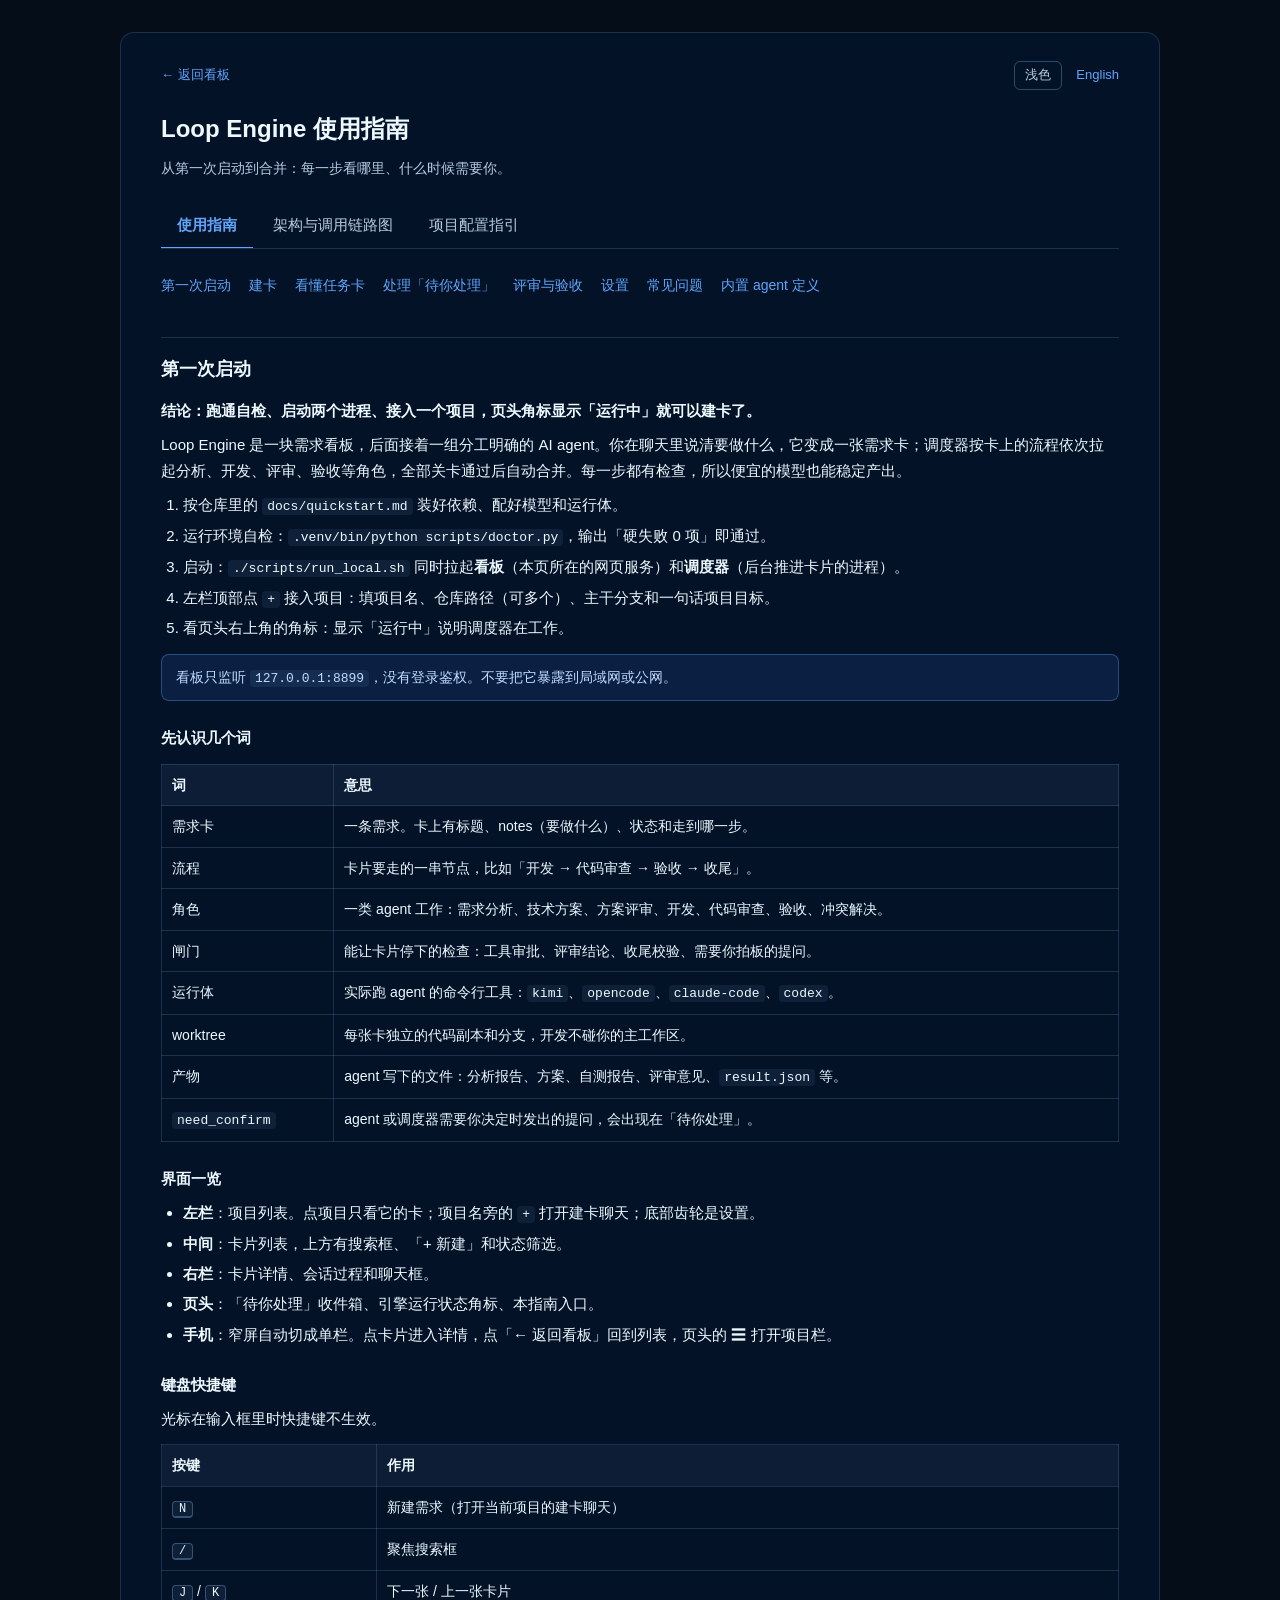
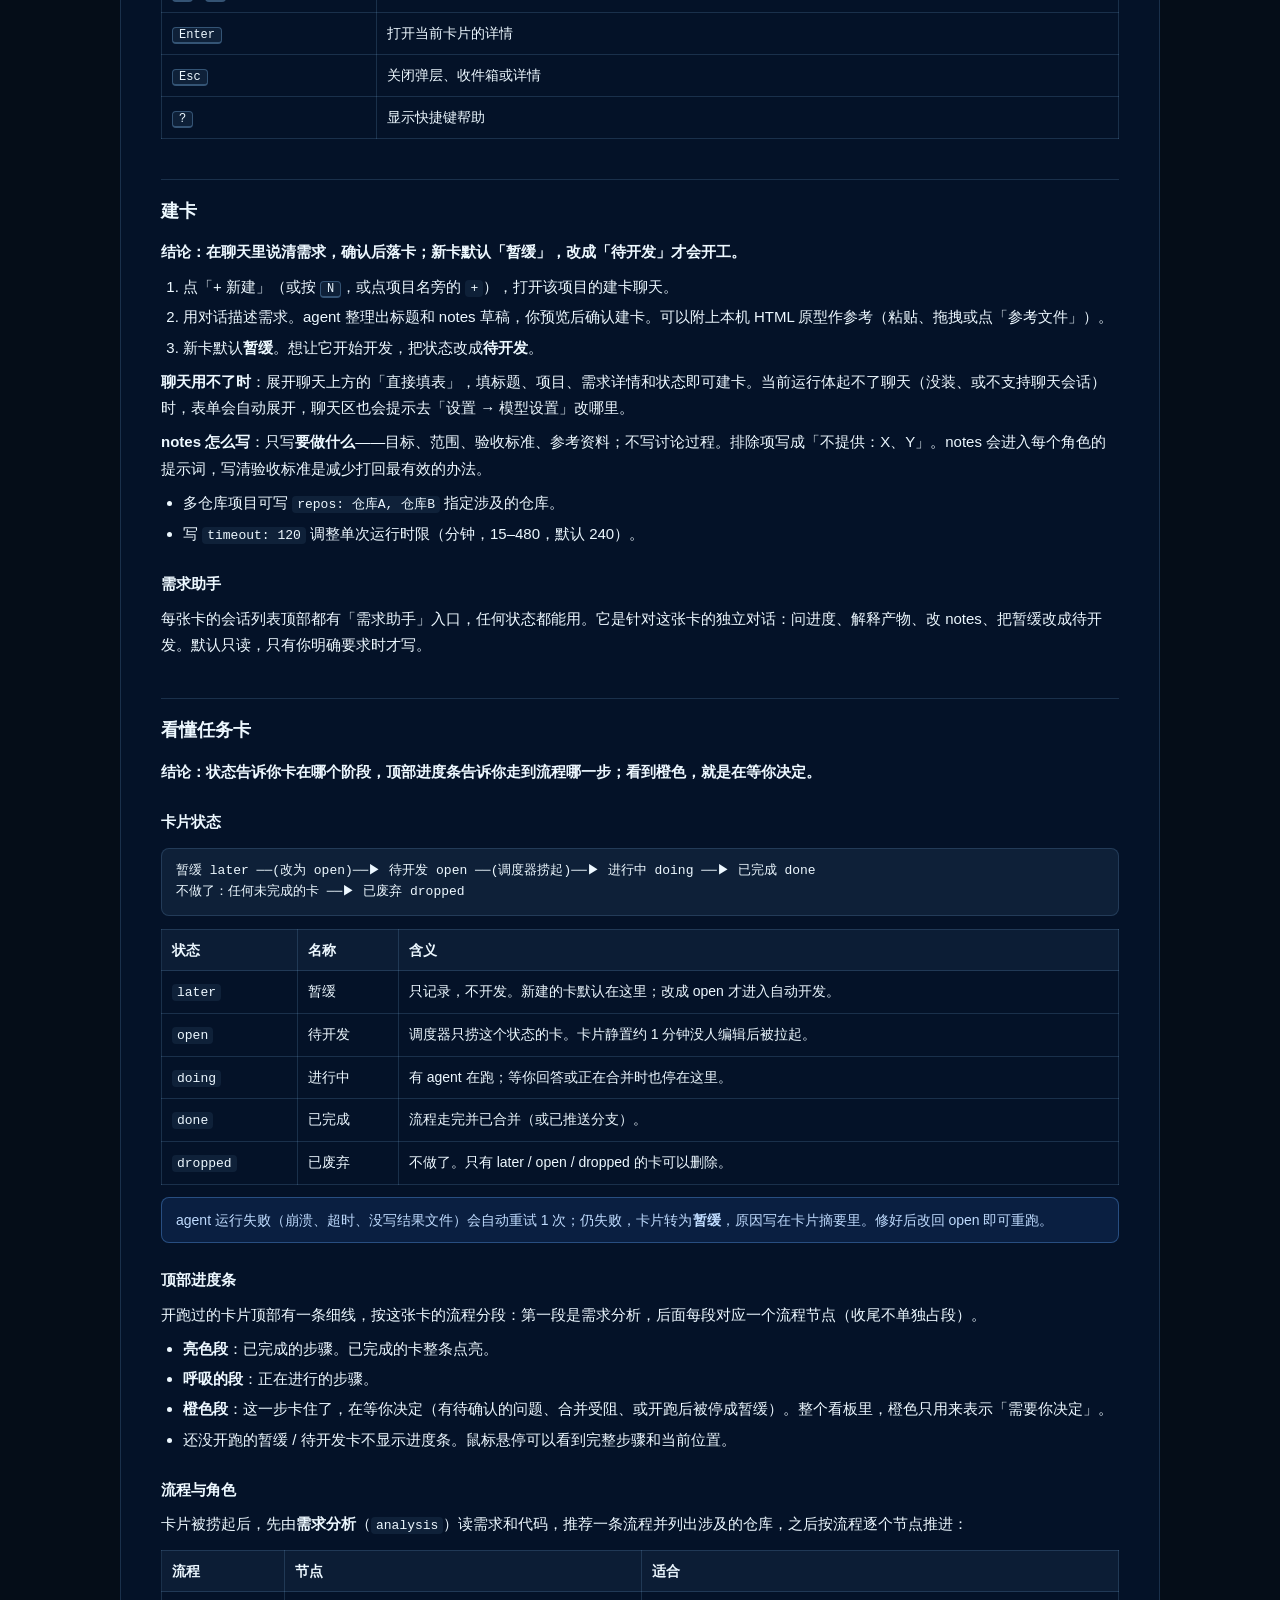
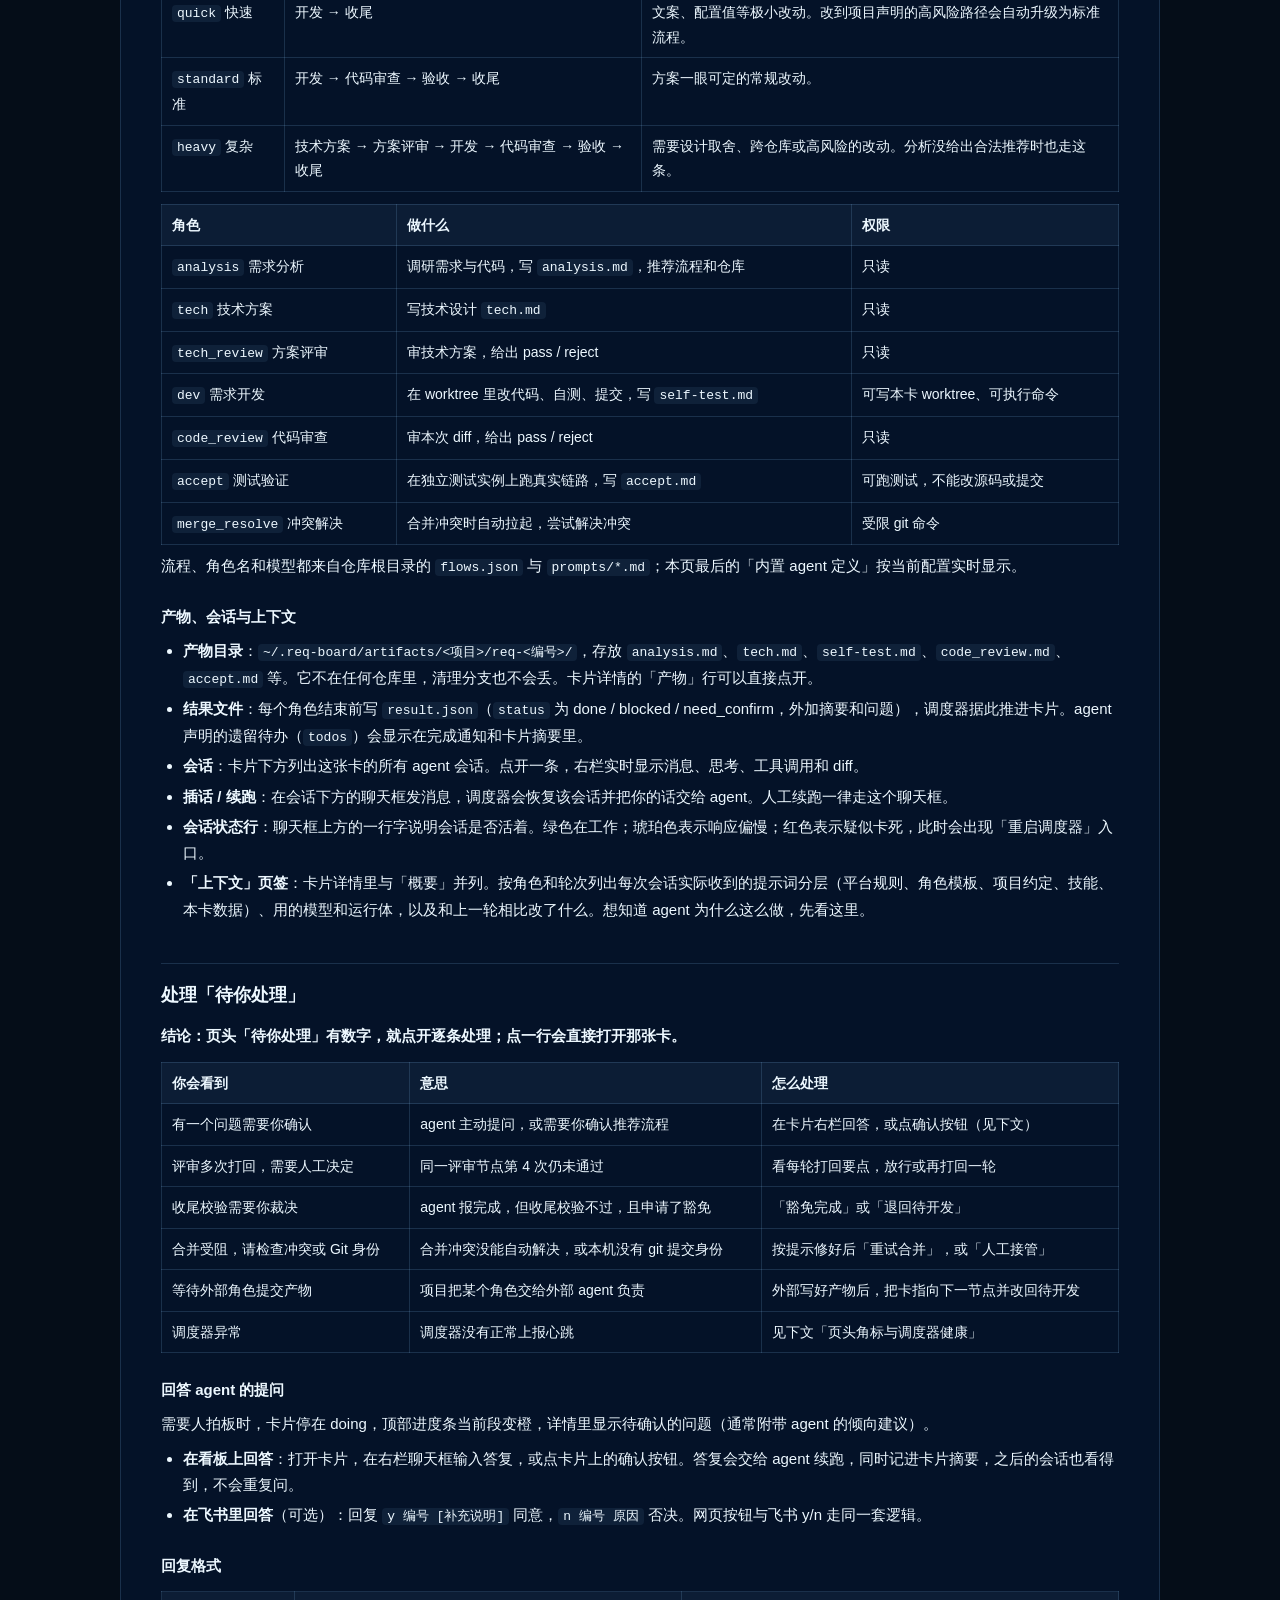
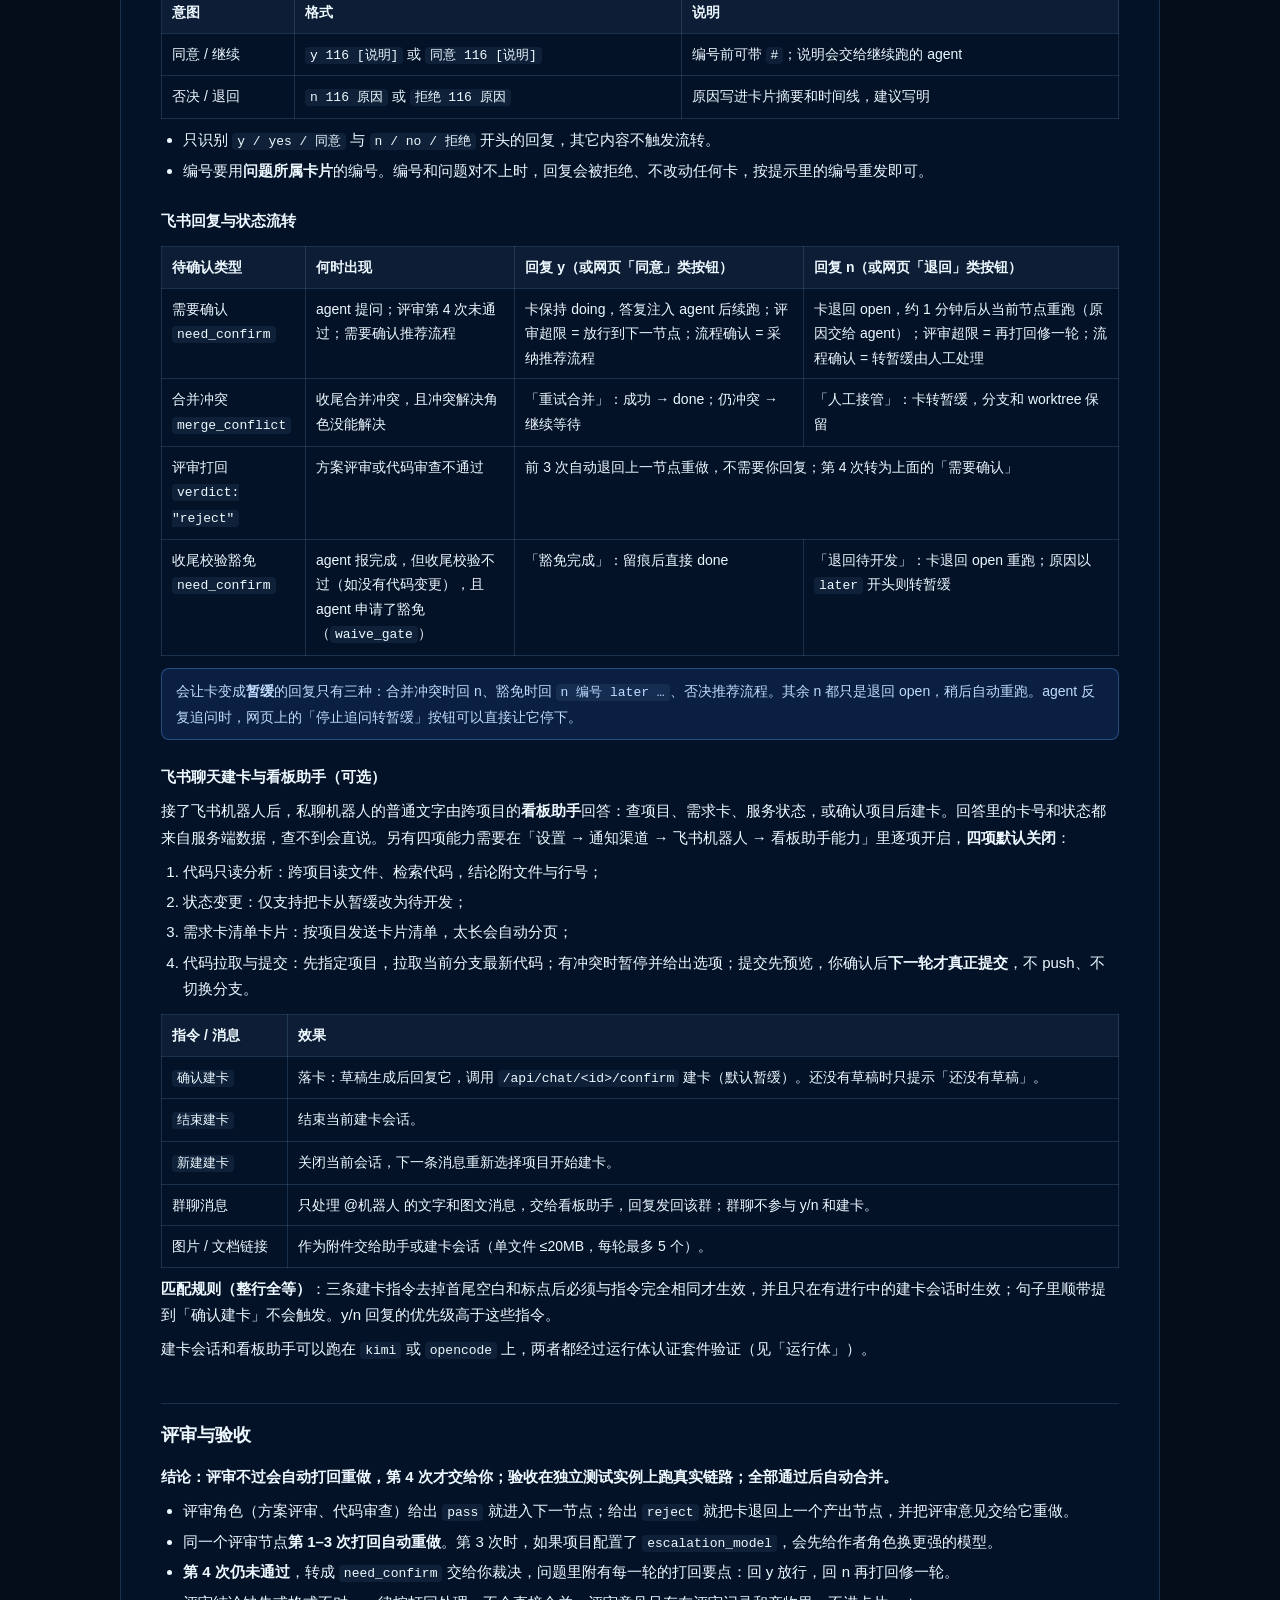
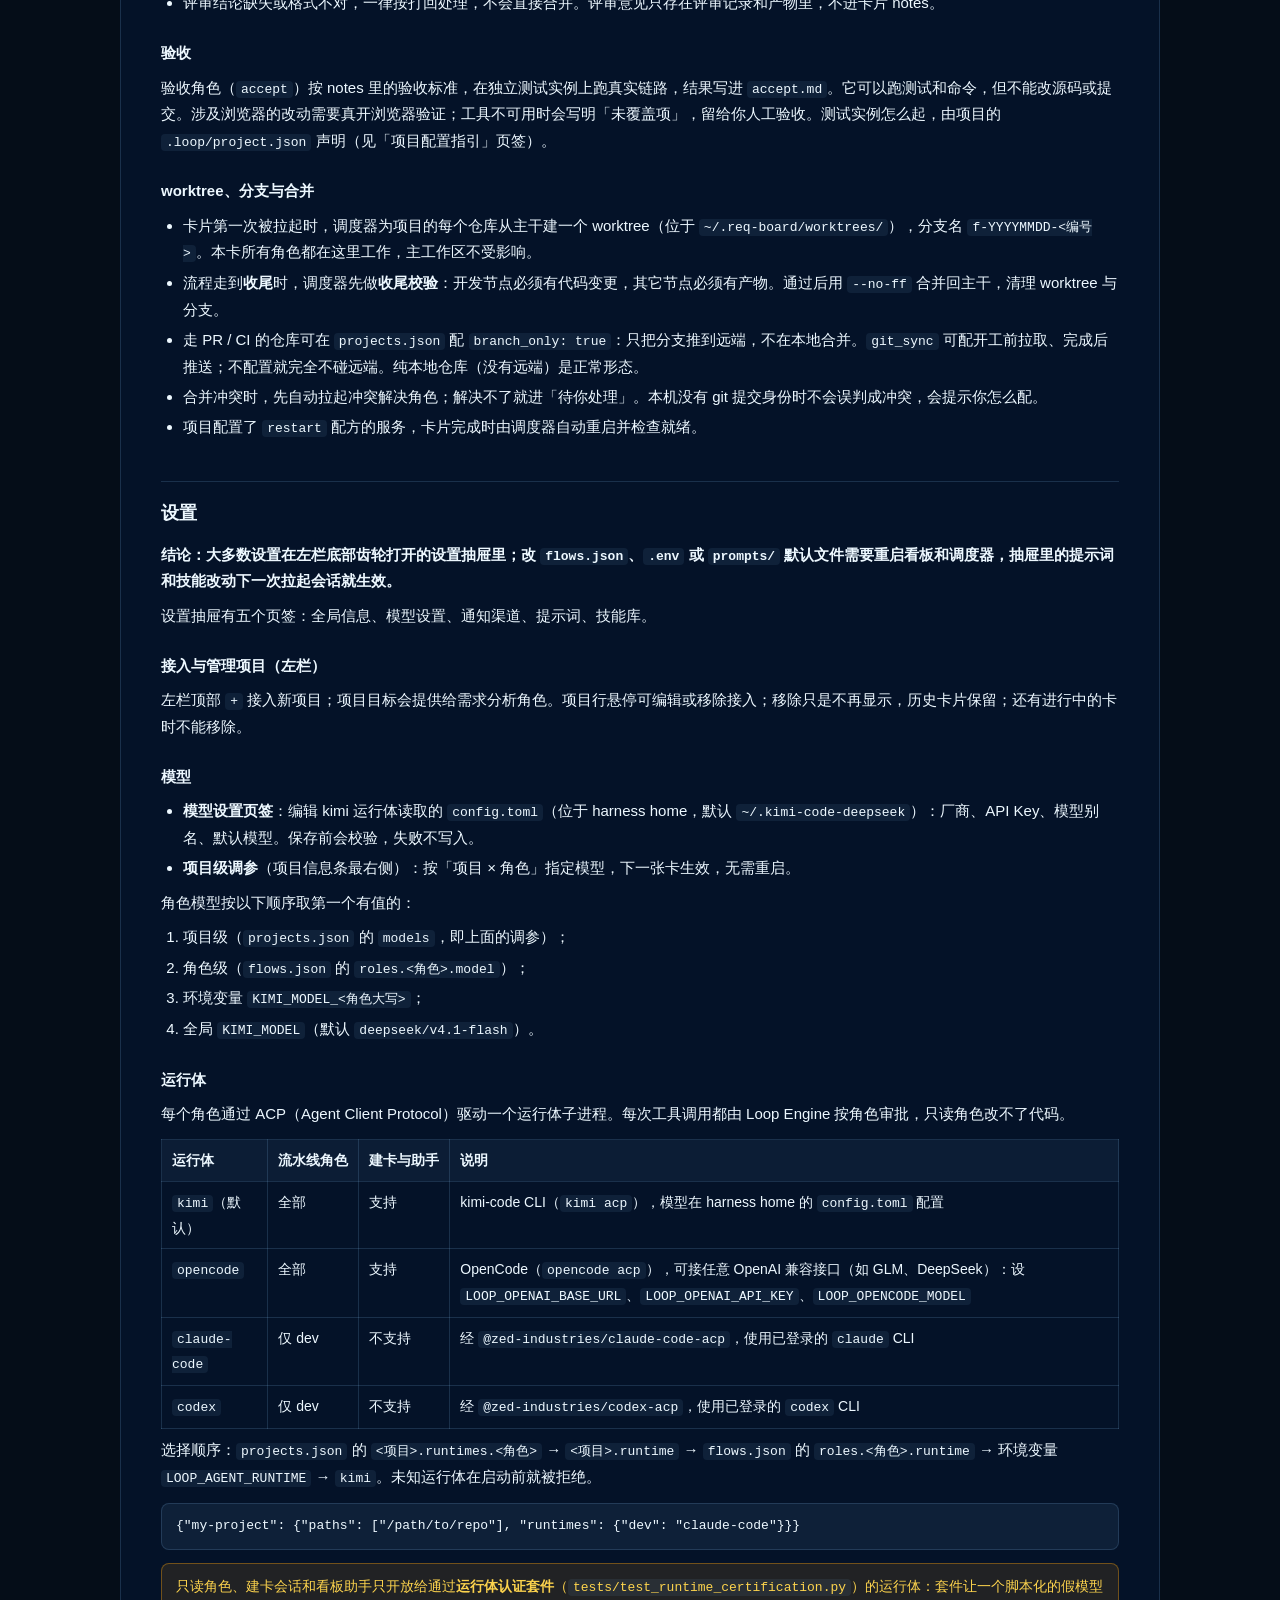
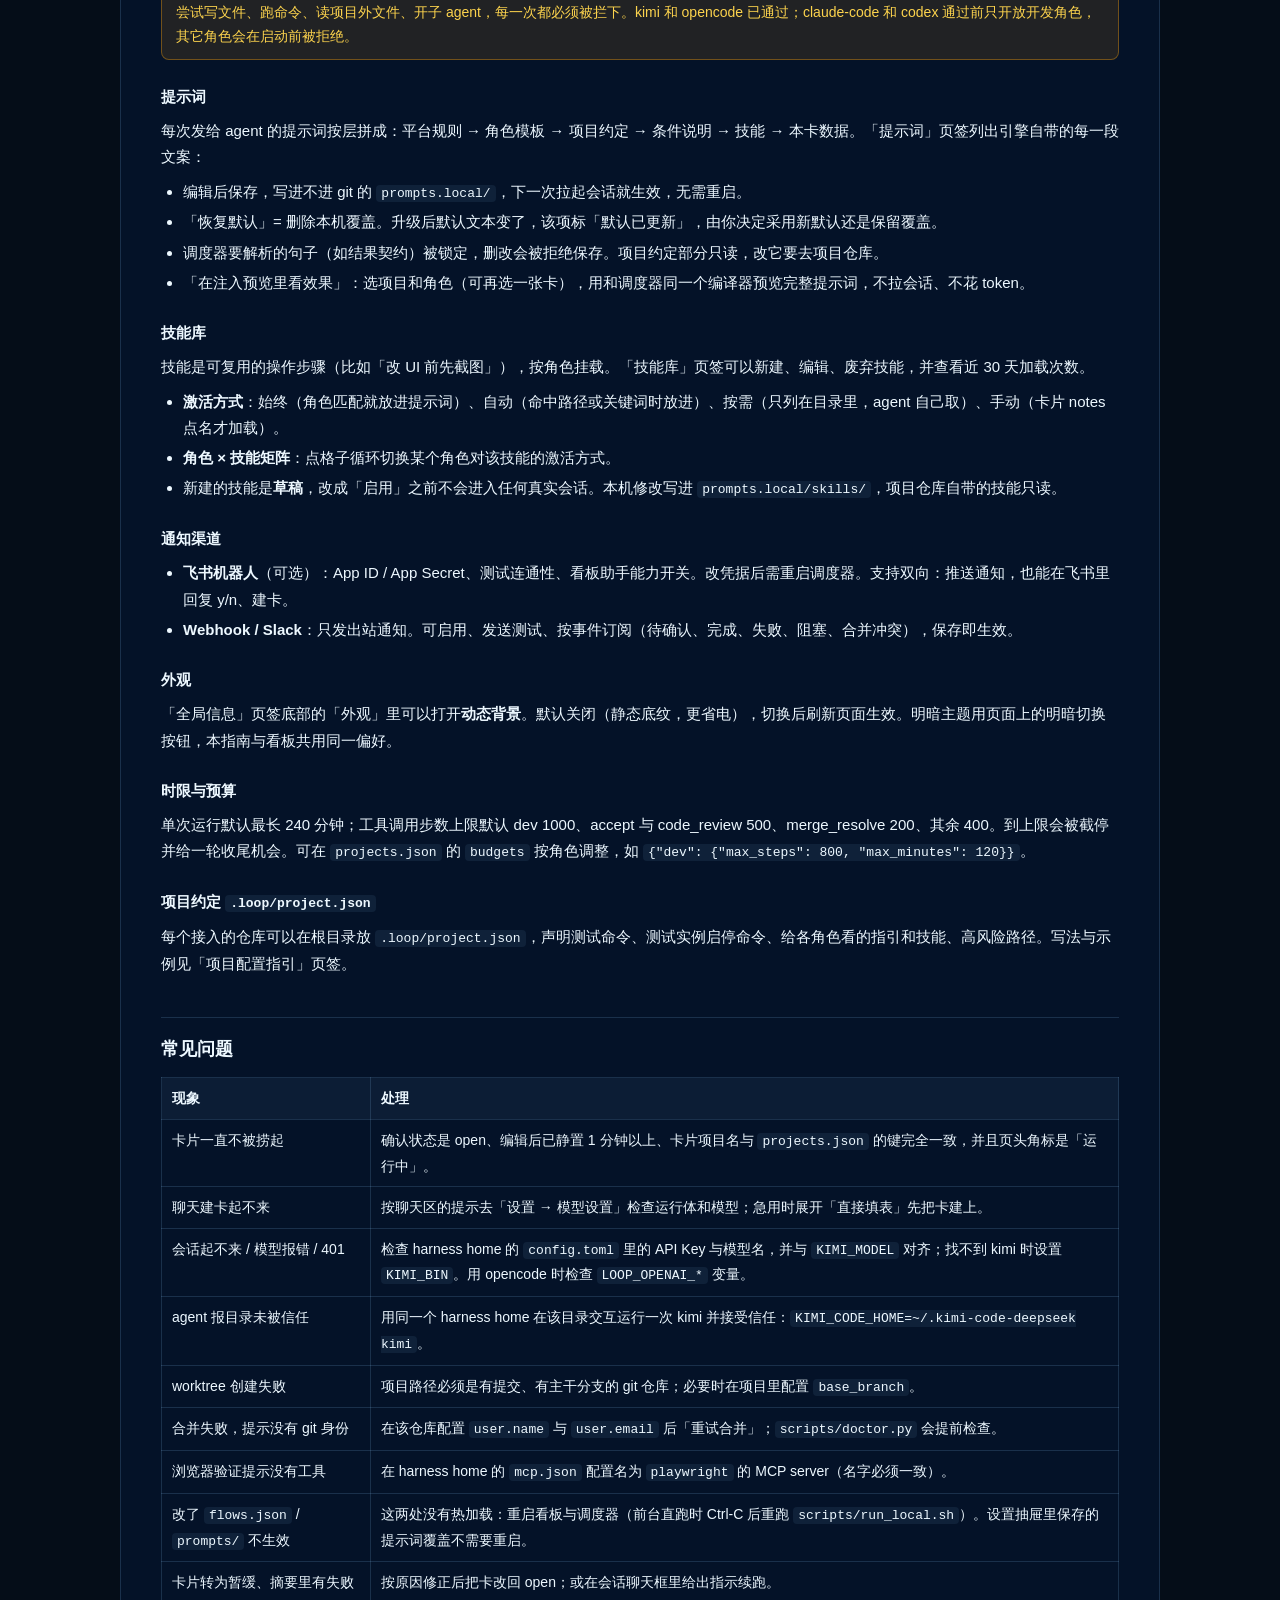
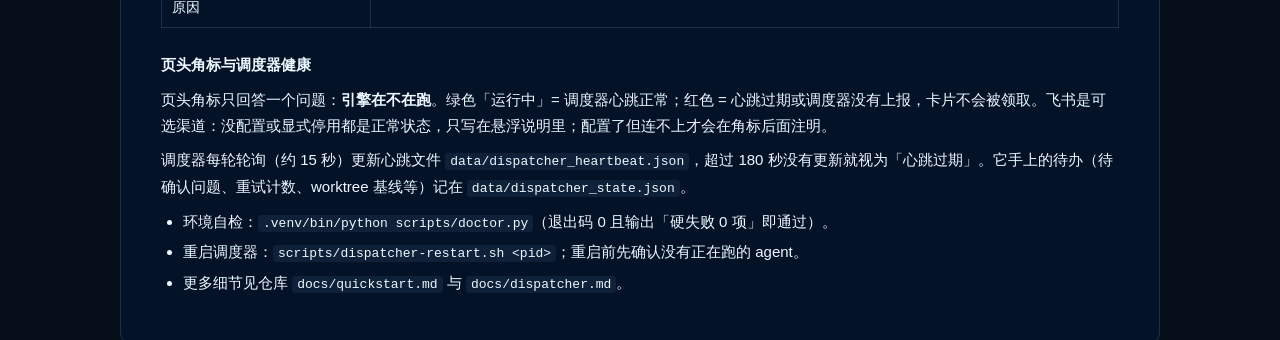
<file: docs/guide.html>
<!DOCTYPE html>
<html lang="zh-CN">
<head>
    <title>Loop Engine 使用指南</title>
    <meta charset="UTF-8">
    <meta name="viewport" content="width=device-width, initial-scale=1.0">
    <link rel="icon" href="data:,">
    <script>try{if(localStorage.getItem('reqBoardSkin')==='light')document.documentElement.dataset.skin='light';}catch(e){}</script>
    <style>
        /* 皮肤令牌：与看板一致——深色为默认，浅色由 localStorage.reqBoardSkin=light 切换（同一偏好键）。
           组件规则只经 var() 消费这里的令牌。 */
        :root {
            color-scheme: dark;
            --bg: #050d18;
            --surface: #041228;
            --border: rgba(141, 203, 255, 0.16);
            --border-strong: rgba(141, 203, 255, 0.3);
            --text: #edf8ff;
            --text-2: #b7cce0;
            --text-3: #718da7;
            --accent: #60a5fa;
            --accent-hover: #93c5fd;
            --on-accent: #ffffff;
            --code-bg: rgba(141, 203, 255, 0.08);
            --th-bg: rgba(141, 203, 255, 0.06);
            --note-bg: rgba(59, 130, 246, 0.12);
            --note-border: rgba(96, 165, 250, 0.35);
            --note-fg: #bfdbfe;
            --warn-bg: rgba(245, 158, 11, 0.12);
            --warn-border: rgba(245, 158, 11, 0.38);
            --warn-fg: #fcd34d;
        }
        :root[data-skin="light"] {
            color-scheme: light;
            --bg: #fafafa;
            --surface: #ffffff;
            --border: #e5e7eb;
            --border-strong: #d1d5db;
            --text: #111827;
            --text-2: #4b5563;
            --text-3: #9ca3af;
            --accent: #2563eb;
            --accent-hover: #1d4ed8;
            --code-bg: #f3f4f6;
            --th-bg: #f3f4f6;
            --note-bg: #eff6ff;
            --note-border: #bfdbfe;
            --note-fg: #1e40af;
            --warn-bg: #fffbeb;
            --warn-border: #fde68a;
            --warn-fg: #92400e;
        }
        * { box-sizing: border-box; }
        body {
            font-family: -apple-system, BlinkMacSystemFont, "Segoe UI", "PingFang SC", "Microsoft YaHei", sans-serif;
            background: var(--bg);
            color: var(--text);
            font-size: 15px;
            line-height: 1.75;
            margin: 0;
            padding: 32px 16px 64px;
        }
        .page {
            max-width: 1040px;
            margin: 0 auto;
            background: var(--surface);
            border: 1px solid var(--border);
            border-radius: 14px;
            padding: 28px 40px 40px;
        }
        .topbar { display: flex; align-items: center; justify-content: space-between; gap: 12px; flex-wrap: wrap; margin-bottom: 18px; font-size: 13px; }
        .topbar-right { display: flex; align-items: center; gap: 14px; }
        .skin-btn {
            font: inherit; font-size: 13px; color: var(--text-2); background: none; cursor: pointer;
            border: 1px solid var(--border-strong); border-radius: 6px; padding: 2px 10px;
        }
        .skin-btn:hover { color: var(--text); }
        h1 { font-size: 24px; margin: 0 0 6px; }
        .subtitle { color: var(--text-2); font-size: 14px; margin: 0 0 24px; }
        h2 {
            font-size: 18px;
            margin: 40px 0 12px;
            padding-top: 16px;
            border-top: 1px solid var(--border);
        }
        .tab-pane > h2:first-child { border-top: none; margin-top: 0; padding-top: 0; }
        h3 { font-size: 15px; margin: 24px 0 8px; }
        p { margin: 8px 0; }
        a { color: var(--accent); text-decoration: none; }
        a:hover { color: var(--accent-hover); text-decoration: underline; }
        table { width: 100%; border-collapse: collapse; margin: 12px 0 8px; font-size: 14px; }
        th, td { border: 1px solid var(--border); padding: 8px 10px; text-align: left; vertical-align: top; }
        th { background: var(--th-bg); font-weight: 600; white-space: nowrap; }
        /* 流程表（服务端注入，table.flows）「状态」列不折行 */
        .flows th:nth-child(4), .flows td:nth-child(4) { width: 76px; white-space: nowrap; }
        code {
            font-family: ui-monospace, SFMono-Regular, Menlo, Consolas, monospace;
            background: var(--code-bg);
            border-radius: 4px;
            padding: 1px 5px;
            font-size: 13px;
            overflow-wrap: break-word;
        }
        pre {
            background: var(--code-bg); border: 1px solid var(--border); border-radius: 8px;
            padding: 12px 14px; overflow-x: auto; line-height: 1.6; font-size: 13px; white-space: pre-wrap;
        }
        pre code { padding: 0; background: none; overflow-wrap: normal; }
        kbd {
            font-family: ui-monospace, SFMono-Regular, Menlo, Consolas, monospace; font-size: 12px;
            border: 1px solid var(--border-strong); border-bottom-width: 2px; border-radius: 4px;
            padding: 0 6px; background: var(--code-bg);
        }
        details { margin: 10px 0; }
        summary { cursor: pointer; font-weight: 600; }
        ul, ol { margin: 8px 0 8px 22px; padding: 0; }
        li { margin: 4px 0; }
        .note, .warn { border-radius: 8px; padding: 10px 14px; margin: 12px 0; font-size: 14px; border: 1px solid; }
        .note { background: var(--note-bg); border-color: var(--note-border); color: var(--note-fg); }
        .warn { background: var(--warn-bg); border-color: var(--warn-border); color: var(--warn-fg); }
        .toc { display: flex; flex-wrap: wrap; gap: 4px 18px; margin: 0 0 8px; font-size: 14px; }
        .lifecycle { font-family: ui-monospace, SFMono-Regular, Menlo, Consolas, monospace; white-space: pre; }
        /* 页内 tab：指南 / 架构图 / 项目配置 */
        .tabs { display: flex; gap: 4px; border-bottom: 1px solid var(--border); margin: 0 0 24px; overflow-x: auto; }
        .tab-btn {
            font: inherit; font-size: 15px; color: var(--text-2);
            background: none; border: none; border-bottom: 2px solid transparent;
            padding: 8px 16px; margin-bottom: -1px; cursor: pointer; flex-shrink: 0;
        }
        .tab-btn:hover { color: var(--text); }
        .tab-btn[aria-selected="true"] { color: var(--accent); border-bottom-color: var(--accent); font-weight: 600; }
        .tab-btn:focus-visible, .sub-btn:focus-visible, .skin-btn:focus-visible { outline: 2px solid var(--accent); outline-offset: 2px; }
        .tab-pane[hidden] { display: none; }
        .sub-tabs { display: flex; gap: 8px; margin: 0 0 12px; }
        .sub-btn {
            font: inherit; font-size: 13px; color: var(--text-2); background: var(--code-bg);
            border: 1px solid var(--border); border-radius: 6px; padding: 4px 12px; cursor: pointer;
        }
        .sub-btn[aria-pressed="true"] { color: var(--on-accent); background: var(--accent); border-color: var(--accent); }
        .diagram-frame {
            width: 100%; height: calc(100vh - 230px); min-height: 560px;
            border: 1px solid var(--border); border-radius: 8px; background: var(--surface);
        }
        .table-scroll { overflow-x: auto; }
        .prompt-guide table { min-width: 640px; }
        @media (max-width: 720px) {
            body { padding: 16px 0 32px; }
            .page { padding: 20px 16px 32px; border-radius: 0; border-left: none; border-right: none; }
            th, td { padding: 6px 8px; }
            .tabs { flex-wrap: wrap; }
            table { display: block; overflow-x: auto; }
        }
    </style>
</head>
<body>
    <div class="page">
        <div class="topbar">
            <a href="/">← 返回看板</a>
            <div class="topbar-right">
                <button class="skin-btn" id="skinBtn" type="button" data-light="浅色" data-dark="深色" aria-label="切换明暗">浅色</button>
                <a id="langLink" href="/guide?lang=en" hreflang="en" lang="en">English</a>
            </div>
        </div>
        <h1>Loop Engine 使用指南</h1>
        <p class="subtitle">从第一次启动到合并：每一步看哪里、什么时候需要你。</p>

        <div class="tabs" role="tablist" aria-label="指南内容">
            <button class="tab-btn" id="tab-guide" role="tab" aria-selected="true" aria-controls="pane-guide" type="button">使用指南</button>
            <button class="tab-btn" id="tab-diagrams" role="tab" aria-selected="false" aria-controls="pane-diagrams" type="button">架构与调用链路图</button>
            <button class="tab-btn" id="tab-prompts" role="tab" aria-selected="false" aria-controls="pane-prompts" type="button">项目配置指引</button>
        </div>

        <div class="tab-pane" id="pane-guide" role="tabpanel" aria-labelledby="tab-guide">
        <nav class="toc" aria-label="目录">
            <a href="#start">第一次启动</a><a href="#create">建卡</a><a href="#card">看懂任务卡</a>
            <a href="#inbox">处理「待你处理」</a><a href="#review">评审与验收</a><a href="#config">设置</a>
            <a href="#troubleshooting">常见问题</a><a href="#agents">内置 agent 定义</a>
        </nav>

        <h2 id="start">第一次启动</h2>
        <p><b>结论：跑通自检、启动两个进程、接入一个项目，页头角标显示「运行中」就可以建卡了。</b></p>
        <p>Loop Engine 是一块需求看板，后面接着一组分工明确的 AI agent。你在聊天里说清要做什么，它变成一张需求卡；调度器按卡上的流程依次拉起分析、开发、评审、验收等角色，全部关卡通过后自动合并。每一步都有检查，所以便宜的模型也能稳定产出。</p>
        <ol>
            <li>按仓库里的 <code>docs/quickstart.md</code> 装好依赖、配好模型和运行体。</li>
            <li>运行环境自检：<code>.venv/bin/python scripts/doctor.py</code>，输出「硬失败 0 项」即通过。</li>
            <li>启动：<code>./scripts/run_local.sh</code> 同时拉起<b>看板</b>（本页所在的网页服务）和<b>调度器</b>（后台推进卡片的进程）。</li>
            <li>左栏顶部点 <code>+</code> 接入项目：填项目名、仓库路径（可多个）、主干分支和一句话项目目标。</li>
            <li>看页头右上角的角标：显示「运行中」说明调度器在工作。</li>
        </ol>
        <div class="note">看板只监听 <code>127.0.0.1:8899</code>，没有登录鉴权。不要把它暴露到局域网或公网。</div>

        <h3 id="glossary">先认识几个词</h3>
        <table>
            <tr><th>词</th><th>意思</th></tr>
            <tr><td>需求卡</td><td>一条需求。卡上有标题、notes（要做什么）、状态和走到哪一步。</td></tr>
            <tr><td>流程</td><td>卡片要走的一串节点，比如「开发 → 代码审查 → 验收 → 收尾」。</td></tr>
            <tr><td>角色</td><td>一类 agent 工作：需求分析、技术方案、方案评审、开发、代码审查、验收、冲突解决。</td></tr>
            <tr><td>闸门</td><td>能让卡片停下的检查：工具审批、评审结论、收尾校验、需要你拍板的提问。</td></tr>
            <tr><td>运行体</td><td>实际跑 agent 的命令行工具：<code>kimi</code>、<code>opencode</code>、<code>claude-code</code>、<code>codex</code>。</td></tr>
            <tr><td>worktree</td><td>每张卡独立的代码副本和分支，开发不碰你的主工作区。</td></tr>
            <tr><td>产物</td><td>agent 写下的文件：分析报告、方案、自测报告、评审意见、<code>result.json</code> 等。</td></tr>
            <tr><td><code>need_confirm</code></td><td>agent 或调度器需要你决定时发出的提问，会出现在「待你处理」。</td></tr>
        </table>

        <h3 id="layout">界面一览</h3>
        <ul>
            <li><b>左栏</b>：项目列表。点项目只看它的卡；项目名旁的 <code>+</code> 打开建卡聊天；底部齿轮是设置。</li>
            <li><b>中间</b>：卡片列表，上方有搜索框、「+ 新建」和状态筛选。</li>
            <li><b>右栏</b>：卡片详情、会话过程和聊天框。</li>
            <li><b>页头</b>：「待你处理」收件箱、引擎运行状态角标、本指南入口。</li>
            <li><b>手机</b>：窄屏自动切成单栏。点卡片进入详情，点「← 返回看板」回到列表，页头的 ☰ 打开项目栏。</li>
        </ul>

        <h3 id="shortcuts">键盘快捷键</h3>
        <p>光标在输入框里时快捷键不生效。</p>
        <table>
            <tr><th>按键</th><th>作用</th></tr>
            <tr><td><kbd>N</kbd></td><td>新建需求（打开当前项目的建卡聊天）</td></tr>
            <tr><td><kbd>/</kbd></td><td>聚焦搜索框</td></tr>
            <tr><td><kbd>J</kbd> / <kbd>K</kbd></td><td>下一张 / 上一张卡片</td></tr>
            <tr><td><kbd>Enter</kbd></td><td>打开当前卡片的详情</td></tr>
            <tr><td><kbd>Esc</kbd></td><td>关闭弹层、收件箱或详情</td></tr>
            <tr><td><kbd>?</kbd></td><td>显示快捷键帮助</td></tr>
        </table>

        <h2 id="create">建卡</h2>
        <p><b>结论：在聊天里说清需求，确认后落卡；新卡默认「暂缓」，改成「待开发」才会开工。</b></p>
        <ol>
            <li>点「+ 新建」（或按 <kbd>N</kbd>，或点项目名旁的 <code>+</code>），打开该项目的建卡聊天。</li>
            <li>用对话描述需求。agent 整理出标题和 notes 草稿，你预览后确认建卡。可以附上本机 HTML 原型作参考（粘贴、拖拽或点「参考文件」）。</li>
            <li>新卡默认<b>暂缓</b>。想让它开始开发，把状态改成<b>待开发</b>。</li>
        </ol>
        <p><b>聊天用不了时</b>：展开聊天上方的「直接填表」，填标题、项目、需求详情和状态即可建卡。当前运行体起不了聊天（没装、或不支持聊天会话）时，表单会自动展开，聊天区也会提示去「设置 → 模型设置」改哪里。</p>
        <p><b>notes 怎么写</b>：只写<b>要做什么</b>——目标、范围、验收标准、参考资料；不写讨论过程。排除项写成「不提供：X、Y」。notes 会进入每个角色的提示词，写清验收标准是减少打回最有效的办法。</p>
        <ul>
            <li>多仓库项目可写 <code>repos: 仓库A, 仓库B</code> 指定涉及的仓库。</li>
            <li>写 <code>timeout: 120</code> 调整单次运行时限（分钟，15–480，默认 240）。</li>
        </ul>
        <h3 id="assistant">需求助手</h3>
        <p>每张卡的会话列表顶部都有「需求助手」入口，任何状态都能用。它是针对这张卡的独立对话：问进度、解释产物、改 notes、把暂缓改成待开发。默认只读，只有你明确要求时才写。</p>

        <h2 id="card">看懂任务卡</h2>
        <p><b>结论：状态告诉你卡在哪个阶段，顶部进度条告诉你走到流程哪一步；看到橙色，就是在等你决定。</b></p>

        <h3 id="status">卡片状态</h3>
        <pre class="lifecycle">暂缓 later ──(改为 open)──▶ 待开发 open ──(调度器捞起)──▶ 进行中 doing ──▶ 已完成 done
不做了：任何未完成的卡 ──▶ 已废弃 dropped</pre>
        <table>
            <tr><th>状态</th><th>名称</th><th>含义</th></tr>
            <tr><td><code>later</code></td><td>暂缓</td><td>只记录，不开发。新建的卡默认在这里；改成 open 才进入自动开发。</td></tr>
            <tr><td><code>open</code></td><td>待开发</td><td>调度器只捞这个状态的卡。卡片静置约 1 分钟没人编辑后被拉起。</td></tr>
            <tr><td><code>doing</code></td><td>进行中</td><td>有 agent 在跑；等你回答或正在合并时也停在这里。</td></tr>
            <tr><td><code>done</code></td><td>已完成</td><td>流程走完并已合并（或已推送分支）。</td></tr>
            <tr><td><code>dropped</code></td><td>已废弃</td><td>不做了。只有 later / open / dropped 的卡可以删除。</td></tr>
        </table>
        <div class="note">agent 运行失败（崩溃、超时、没写结果文件）会自动重试 1 次；仍失败，卡片转为<b>暂缓</b>，原因写在卡片摘要里。修好后改回 open 即可重跑。</div>

        <h3 id="progress">顶部进度条</h3>
        <p>开跑过的卡片顶部有一条细线，按这张卡的流程分段：第一段是需求分析，后面每段对应一个流程节点（收尾不单独占段）。</p>
        <ul>
            <li><b>亮色段</b>：已完成的步骤。已完成的卡整条点亮。</li>
            <li><b>呼吸的段</b>：正在进行的步骤。</li>
            <li><b>橙色段</b>：这一步卡住了，在等你决定（有待确认的问题、合并受阻、或开跑后被停成暂缓）。整个看板里，橙色只用来表示「需要你决定」。</li>
            <li>还没开跑的暂缓 / 待开发卡不显示进度条。鼠标悬停可以看到完整步骤和当前位置。</li>
        </ul>

        <h3 id="flows-roles">流程与角色</h3>
        <p>卡片被捞起后，先由<b>需求分析</b>（<code>analysis</code>）读需求和代码，推荐一条流程并列出涉及的仓库，之后按流程逐个节点推进：</p>
        <table>
            <tr><th>流程</th><th>节点</th><th>适合</th></tr>
            <tr><td><code>quick</code> 快速</td><td>开发 → 收尾</td><td>文案、配置值等极小改动。改到项目声明的高风险路径会自动升级为标准流程。</td></tr>
            <tr><td><code>standard</code> 标准</td><td>开发 → 代码审查 → 验收 → 收尾</td><td>方案一眼可定的常规改动。</td></tr>
            <tr><td><code>heavy</code> 复杂</td><td>技术方案 → 方案评审 → 开发 → 代码审查 → 验收 → 收尾</td><td>需要设计取舍、跨仓库或高风险的改动。分析没给出合法推荐时也走这条。</td></tr>
        </table>
        <table>
            <tr><th>角色</th><th>做什么</th><th>权限</th></tr>
            <tr><td><code>analysis</code> 需求分析</td><td>调研需求与代码，写 <code>analysis.md</code>，推荐流程和仓库</td><td>只读</td></tr>
            <tr><td><code>tech</code> 技术方案</td><td>写技术设计 <code>tech.md</code></td><td>只读</td></tr>
            <tr><td><code>tech_review</code> 方案评审</td><td>审技术方案，给出 pass / reject</td><td>只读</td></tr>
            <tr><td><code>dev</code> 需求开发</td><td>在 worktree 里改代码、自测、提交，写 <code>self-test.md</code></td><td>可写本卡 worktree、可执行命令</td></tr>
            <tr><td><code>code_review</code> 代码审查</td><td>审本次 diff，给出 pass / reject</td><td>只读</td></tr>
            <tr><td><code>accept</code> 测试验证</td><td>在独立测试实例上跑真实链路，写 <code>accept.md</code></td><td>可跑测试，不能改源码或提交</td></tr>
            <tr><td><code>merge_resolve</code> 冲突解决</td><td>合并冲突时自动拉起，尝试解决冲突</td><td>受限 git 命令</td></tr>
        </table>
        <p>流程、角色名和模型都来自仓库根目录的 <code>flows.json</code> 与 <code>prompts/*.md</code>；本页最后的「内置 agent 定义」按当前配置实时显示。</p>

        <h3 id="view">产物、会话与上下文</h3>
        <ul>
            <li><b>产物目录</b>：<code>~/.req-board/artifacts/&lt;项目&gt;/req-&lt;编号&gt;/</code>，存放 <code>analysis.md</code>、<code>tech.md</code>、<code>self-test.md</code>、<code>code_review.md</code>、<code>accept.md</code> 等。它不在任何仓库里，清理分支也不会丢。卡片详情的「产物」行可以直接点开。</li>
            <li><b>结果文件</b>：每个角色结束前写 <code>result.json</code>（<code>status</code> 为 done / blocked / need_confirm，外加摘要和问题），调度器据此推进卡片。agent 声明的遗留待办（<code>todos</code>）会显示在完成通知和卡片摘要里。</li>
            <li><b>会话</b>：卡片下方列出这张卡的所有 agent 会话。点开一条，右栏实时显示消息、思考、工具调用和 diff。</li>
            <li><b>插话 / 续跑</b>：在会话下方的聊天框发消息，调度器会恢复该会话并把你的话交给 agent。人工续跑一律走这个聊天框。</li>
            <li><b>会话状态行</b>：聊天框上方的一行字说明会话是否活着。绿色在工作；琥珀色表示响应偏慢；红色表示疑似卡死，此时会出现「重启调度器」入口。</li>
            <li><b>「上下文」页签</b>：卡片详情里与「概要」并列。按角色和轮次列出每次会话实际收到的提示词分层（平台规则、角色模板、项目约定、技能、本卡数据）、用的模型和运行体，以及和上一轮相比改了什么。想知道 agent 为什么这么做，先看这里。</li>
        </ul>

        <h2 id="inbox">处理「待你处理」</h2>
        <p><b>结论：页头「待你处理」有数字，就点开逐条处理；点一行会直接打开那张卡。</b></p>
        <table>
            <tr><th>你会看到</th><th>意思</th><th>怎么处理</th></tr>
            <tr><td>有一个问题需要你确认</td><td>agent 主动提问，或需要你确认推荐流程</td><td>在卡片右栏回答，或点确认按钮（见下文）</td></tr>
            <tr><td>评审多次打回，需要人工决定</td><td>同一评审节点第 4 次仍未通过</td><td>看每轮打回要点，放行或再打回一轮</td></tr>
            <tr><td>收尾校验需要你裁决</td><td>agent 报完成，但收尾校验不过，且申请了豁免</td><td>「豁免完成」或「退回待开发」</td></tr>
            <tr><td>合并受阻，请检查冲突或 Git 身份</td><td>合并冲突没能自动解决，或本机没有 git 提交身份</td><td>按提示修好后「重试合并」，或「人工接管」</td></tr>
            <tr><td>等待外部角色提交产物</td><td>项目把某个角色交给外部 agent 负责</td><td>外部写好产物后，把卡指向下一节点并改回待开发</td></tr>
            <tr><td>调度器异常</td><td>调度器没有正常上报心跳</td><td>见下文「页头角标与调度器健康」</td></tr>
        </table>

        <h3 id="confirm">回答 agent 的提问</h3>
        <p>需要人拍板时，卡片停在 doing，顶部进度条当前段变橙，详情里显示待确认的问题（通常附带 agent 的倾向建议）。</p>
        <ul>
            <li><b>在看板上回答</b>：打开卡片，在右栏聊天框输入答复，或点卡片上的确认按钮。答复会交给 agent 续跑，同时记进卡片摘要，之后的会话也看得到，不会重复问。</li>
            <li><b>在飞书里回答</b>（可选）：回复 <code>y 编号 [补充说明]</code> 同意，<code>n 编号 原因</code> 否决。网页按钮与飞书 y/n 走同一套逻辑。</li>
        </ul>
        <h3 id="format">回复格式</h3>
        <table>
            <tr><th>意图</th><th>格式</th><th>说明</th></tr>
            <tr><td>同意 / 继续</td><td><code>y 116 [说明]</code> 或 <code>同意 116 [说明]</code></td><td>编号前可带 <code>#</code>；说明会交给继续跑的 agent</td></tr>
            <tr><td>否决 / 退回</td><td><code>n 116 原因</code> 或 <code>拒绝 116 原因</code></td><td>原因写进卡片摘要和时间线，建议写明</td></tr>
        </table>
        <ul>
            <li>只识别 <code>y / yes / 同意</code> 与 <code>n / no / 拒绝</code> 开头的回复，其它内容不触发流转。</li>
            <li>编号要用<b>问题所属卡片</b>的编号。编号和问题对不上时，回复会被拒绝、不改动任何卡，按提示里的编号重发即可。</li>
        </ul>

        <h3 id="flow">飞书回复与状态流转</h3>
        <table>
            <tr><th>待确认类型</th><th>何时出现</th><th>回复 y（或网页「同意」类按钮）</th><th>回复 n（或网页「退回」类按钮）</th></tr>
            <tr>
                <td>需要确认<br><code>need_confirm</code></td>
                <td>agent 提问；评审第 4 次未通过；需要确认推荐流程</td>
                <td>卡保持 doing，答复注入 agent 后续跑；评审超限 = 放行到下一节点；流程确认 = 采纳推荐流程</td>
                <td>卡退回 open，约 1 分钟后从当前节点重跑（原因交给 agent）；评审超限 = 再打回修一轮；流程确认 = 转暂缓由人工处理</td>
            </tr>
            <tr>
                <td>合并冲突<br><code>merge_conflict</code></td>
                <td>收尾合并冲突，且冲突解决角色没能解决</td>
                <td>「重试合并」：成功 → done；仍冲突 → 继续等待</td>
                <td>「人工接管」：卡转暂缓，分支和 worktree 保留</td>
            </tr>
            <tr>
                <td>评审打回<br><code>verdict: "reject"</code></td>
                <td>方案评审或代码审查不通过</td>
                <td colspan="2">前 3 次自动退回上一节点重做，不需要你回复；第 4 次转为上面的「需要确认」</td>
            </tr>
            <tr>
                <td>收尾校验豁免<br><code>need_confirm</code></td>
                <td>agent 报完成，但收尾校验不过（如没有代码变更），且 agent 申请了豁免（<code>waive_gate</code>）</td>
                <td>「豁免完成」：留痕后直接 done</td>
                <td>「退回待开发」：卡退回 open 重跑；原因以 <code>later</code> 开头则转暂缓</td>
            </tr>
        </table>
        <div class="note">会让卡变成<b>暂缓</b>的回复只有三种：合并冲突时回 n、豁免时回 <code>n 编号 later …</code>、否决推荐流程。其余 n 都只是退回 open，稍后自动重跑。agent 反复追问时，网页上的「停止追问转暂缓」按钮可以直接让它停下。</div>

        <h3 id="feishu-chat">飞书聊天建卡与看板助手（可选）</h3>
        <p>接了飞书机器人后，私聊机器人的普通文字由跨项目的<b>看板助手</b>回答：查项目、需求卡、服务状态，或确认项目后建卡。回答里的卡号和状态都来自服务端数据，查不到会直说。另有四项能力需要在「设置 → 通知渠道 → 飞书机器人 → 看板助手能力」里逐项开启，<b>四项默认关闭</b>：</p>
        <ol>
            <li>代码只读分析：跨项目读文件、检索代码，结论附文件与行号；</li>
            <li>状态变更：仅支持把卡从暂缓改为待开发；</li>
            <li>需求卡清单卡片：按项目发送卡片清单，太长会自动分页；</li>
            <li>代码拉取与提交：先指定项目，拉取当前分支最新代码；有冲突时暂停并给出选项；提交先预览，你确认后<b>下一轮才真正提交</b>，不 push、不切换分支。</li>
        </ol>
        <table>
            <tr><th>指令 / 消息</th><th>效果</th></tr>
            <tr><td><code>确认建卡</code></td><td>落卡：草稿生成后回复它，调用 <code>/api/chat/&lt;id&gt;/confirm</code> 建卡（默认暂缓）。还没有草稿时只提示「还没有草稿」。</td></tr>
            <tr><td><code>结束建卡</code></td><td>结束当前建卡会话。</td></tr>
            <tr><td><code>新建建卡</code></td><td>关闭当前会话，下一条消息重新选择项目开始建卡。</td></tr>
            <tr><td>群聊消息</td><td>只处理 @机器人 的文字和图文消息，交给看板助手，回复发回该群；群聊不参与 y/n 和建卡。</td></tr>
            <tr><td>图片 / 文档链接</td><td>作为附件交给助手或建卡会话（单文件 ≤20MB，每轮最多 5 个）。</td></tr>
        </table>
        <p><b>匹配规则（整行全等）</b>：三条建卡指令去掉首尾空白和标点后必须与指令完全相同才生效，并且只在有进行中的建卡会话时生效；句子里顺带提到「确认建卡」不会触发。y/n 回复的优先级高于这些指令。</p>
        <p>建卡会话和看板助手可以跑在 <code>kimi</code> 或 <code>opencode</code> 上，两者都经过运行体认证套件验证（见「运行体」）。</p>

        <h2 id="review">评审与验收</h2>
        <p><b>结论：评审不过会自动打回重做，第 4 次才交给你；验收在独立测试实例上跑真实链路；全部通过后自动合并。</b></p>
        <ul>
            <li>评审角色（方案评审、代码审查）给出 <code>pass</code> 就进入下一节点；给出 <code>reject</code> 就把卡退回上一个产出节点，并把评审意见交给它重做。</li>
            <li>同一个评审节点<b>第 1–3 次打回自动重做</b>。第 3 次时，如果项目配置了 <code>escalation_model</code>，会先给作者角色换更强的模型。</li>
            <li><b>第 4 次仍未通过</b>，转成 <code>need_confirm</code> 交给你裁决，问题里附有每一轮的打回要点：回 y 放行，回 n 再打回修一轮。</li>
            <li>评审结论缺失或格式不对，一律按打回处理，不会直接合并。评审意见只存在评审记录和产物里，不进卡片 notes。</li>
        </ul>
        <h3 id="accept">验收</h3>
        <p>验收角色（<code>accept</code>）按 notes 里的验收标准，在独立测试实例上跑真实链路，结果写进 <code>accept.md</code>。它可以跑测试和命令，但不能改源码或提交。涉及浏览器的改动需要真开浏览器验证；工具不可用时会写明「未覆盖项」，留给你人工验收。测试实例怎么起，由项目的 <code>.loop/project.json</code> 声明（见「项目配置指引」页签）。</p>
        <h3 id="merge">worktree、分支与合并</h3>
        <ul>
            <li>卡片第一次被拉起时，调度器为项目的每个仓库从主干建一个 worktree（位于 <code>~/.req-board/worktrees/</code>），分支名 <code>f-YYYYMMDD-&lt;编号&gt;</code>。本卡所有角色都在这里工作，主工作区不受影响。</li>
            <li>流程走到<b>收尾</b>时，调度器先做<b>收尾校验</b>：开发节点必须有代码变更，其它节点必须有产物。通过后用 <code>--no-ff</code> 合并回主干，清理 worktree 与分支。</li>
            <li>走 PR / CI 的仓库可在 <code>projects.json</code> 配 <code>branch_only: true</code>：只把分支推到远端，不在本地合并。<code>git_sync</code> 可配开工前拉取、完成后推送；不配置就完全不碰远端。纯本地仓库（没有远端）是正常形态。</li>
            <li>合并冲突时，先自动拉起冲突解决角色；解决不了就进「待你处理」。本机没有 git 提交身份时不会误判成冲突，会提示你怎么配。</li>
            <li>项目配置了 <code>restart</code> 配方的服务，卡片完成时由调度器自动重启并检查就绪。</li>
        </ul>

        <h2 id="config">设置</h2>
        <p><b>结论：大多数设置在左栏底部齿轮打开的设置抽屉里；改 <code>flows.json</code>、<code>.env</code> 或 <code>prompts/</code> 默认文件需要重启看板和调度器，抽屉里的提示词和技能改动下一次拉起会话就生效。</b></p>
        <p>设置抽屉有五个页签：全局信息、模型设置、通知渠道、提示词、技能库。</p>
        <h3 id="settings-project">接入与管理项目（左栏）</h3>
        <p>左栏顶部 <code>+</code> 接入新项目；项目目标会提供给需求分析角色。项目行悬停可编辑或移除接入；移除只是不再显示，历史卡片保留；还有进行中的卡时不能移除。</p>
        <h3 id="settings-models">模型</h3>
        <ul>
            <li><b>模型设置页签</b>：编辑 kimi 运行体读取的 <code>config.toml</code>（位于 harness home，默认 <code>~/.kimi-code-deepseek</code>）：厂商、API Key、模型别名、默认模型。保存前会校验，失败不写入。</li>
            <li><b>项目级调参</b>（项目信息条最右侧）：按「项目 × 角色」指定模型，下一张卡生效，无需重启。</li>
        </ul>
        <p>角色模型按以下顺序取第一个有值的：</p>
        <ol>
            <li>项目级（<code>projects.json</code> 的 <code>models</code>，即上面的调参）；</li>
            <li>角色级（<code>flows.json</code> 的 <code>roles.&lt;角色&gt;.model</code>）；</li>
            <li>环境变量 <code>KIMI_MODEL_&lt;角色大写&gt;</code>；</li>
            <li>全局 <code>KIMI_MODEL</code>（默认 <code>deepseek/v4.1-flash</code>）。</li>
        </ol>
        <h3 id="runtimes">运行体</h3>
        <p>每个角色通过 ACP（Agent Client Protocol）驱动一个运行体子进程。每次工具调用都由 Loop Engine 按角色审批，只读角色改不了代码。</p>
        <table>
            <tr><th>运行体</th><th>流水线角色</th><th>建卡与助手</th><th>说明</th></tr>
            <tr><td><code>kimi</code>（默认）</td><td>全部</td><td>支持</td><td>kimi-code CLI（<code>kimi acp</code>），模型在 harness home 的 <code>config.toml</code> 配置</td></tr>
            <tr><td><code>opencode</code></td><td>全部</td><td>支持</td><td>OpenCode（<code>opencode acp</code>），可接任意 OpenAI 兼容接口（如 GLM、DeepSeek）：设 <code>LOOP_OPENAI_BASE_URL</code>、<code>LOOP_OPENAI_API_KEY</code>、<code>LOOP_OPENCODE_MODEL</code></td></tr>
            <tr><td><code>claude-code</code></td><td>仅 dev</td><td>不支持</td><td>经 <code>@zed-industries/claude-code-acp</code>，使用已登录的 <code>claude</code> CLI</td></tr>
            <tr><td><code>codex</code></td><td>仅 dev</td><td>不支持</td><td>经 <code>@zed-industries/codex-acp</code>，使用已登录的 <code>codex</code> CLI</td></tr>
        </table>
        <p>选择顺序：<code>projects.json</code> 的 <code>&lt;项目&gt;.runtimes.&lt;角色&gt;</code> → <code>&lt;项目&gt;.runtime</code> → <code>flows.json</code> 的 <code>roles.&lt;角色&gt;.runtime</code> → 环境变量 <code>LOOP_AGENT_RUNTIME</code> → <code>kimi</code>。未知运行体在启动前就被拒绝。</p>
        <pre><code>{"my-project": {"paths": ["/path/to/repo"], "runtimes": {"dev": "claude-code"}}}</code></pre>
        <div class="warn">只读角色、建卡会话和看板助手只开放给通过<b>运行体认证套件</b>（<code>tests/test_runtime_certification.py</code>）的运行体：套件让一个脚本化的假模型尝试写文件、跑命令、读项目外文件、开子 agent，每一次都必须被拦下。kimi 和 opencode 已通过；claude-code 和 codex 通过前只开放开发角色，其它角色会在启动前被拒绝。</div>
        <h3 id="settings-prompts">提示词</h3>
        <p>每次发给 agent 的提示词按层拼成：平台规则 → 角色模板 → 项目约定 → 条件说明 → 技能 → 本卡数据。「提示词」页签列出引擎自带的每一段文案：</p>
        <ul>
            <li>编辑后保存，写进不进 git 的 <code>prompts.local/</code>，下一次拉起会话就生效，无需重启。</li>
            <li>「恢复默认」= 删除本机覆盖。升级后默认文本变了，该项标「默认已更新」，由你决定采用新默认还是保留覆盖。</li>
            <li>调度器要解析的句子（如结果契约）被锁定，删改会被拒绝保存。项目约定部分只读，改它要去项目仓库。</li>
            <li>「在注入预览里看效果」：选项目和角色（可再选一张卡），用和调度器同一个编译器预览完整提示词，不拉会话、不花 token。</li>
        </ul>
        <h3 id="settings-skills">技能库</h3>
        <p>技能是可复用的操作步骤（比如「改 UI 前先截图」），按角色挂载。「技能库」页签可以新建、编辑、废弃技能，并查看近 30 天加载次数。</p>
        <ul>
            <li><b>激活方式</b>：始终（角色匹配就放进提示词）、自动（命中路径或关键词时放进）、按需（只列在目录里，agent 自己取）、手动（卡片 notes 点名才加载）。</li>
            <li><b>角色 × 技能矩阵</b>：点格子循环切换某个角色对该技能的激活方式。</li>
            <li>新建的技能是<b>草稿</b>，改成「启用」之前不会进入任何真实会话。本机修改写进 <code>prompts.local/skills/</code>，项目仓库自带的技能只读。</li>
        </ul>
        <h3 id="settings-notify">通知渠道</h3>
        <ul>
            <li><b>飞书机器人</b>（可选）：App ID / App Secret、测试连通性、看板助手能力开关。改凭据后需重启调度器。支持双向：推送通知，也能在飞书里回复 y/n、建卡。</li>
            <li><b>Webhook / Slack</b>：只发出站通知。可启用、发送测试、按事件订阅（待确认、完成、失败、阻塞、合并冲突），保存即生效。</li>
        </ul>
        <h3 id="settings-look">外观</h3>
        <p>「全局信息」页签底部的「外观」里可以打开<b>动态背景</b>。默认关闭（静态底纹，更省电），切换后刷新页面生效。明暗主题用页面上的明暗切换按钮，本指南与看板共用同一偏好。</p>
        <h3 id="budget">时限与预算</h3>
        <p>单次运行默认最长 240 分钟；工具调用步数上限默认 dev 1000、accept 与 code_review 500、merge_resolve 200、其余 400。到上限会被截停并给一轮收尾机会。可在 <code>projects.json</code> 的 <code>budgets</code> 按角色调整，如 <code>{"dev": {"max_steps": 800, "max_minutes": 120}}</code>。</p>
        <h3>项目约定 <code>.loop/project.json</code></h3>
        <p>每个接入的仓库可以在根目录放 <code>.loop/project.json</code>，声明测试命令、测试实例启停命令、给各角色看的指引和技能、高风险路径。写法与示例见「项目配置指引」页签。</p>

        <h2 id="troubleshooting">常见问题</h2>
        <table>
            <tr><th>现象</th><th>处理</th></tr>
            <tr><td>卡片一直不被捞起</td><td>确认状态是 open、编辑后已静置 1 分钟以上、卡片项目名与 <code>projects.json</code> 的键完全一致，并且页头角标是「运行中」。</td></tr>
            <tr><td>聊天建卡起不来</td><td>按聊天区的提示去「设置 → 模型设置」检查运行体和模型；急用时展开「直接填表」先把卡建上。</td></tr>
            <tr><td>会话起不来 / 模型报错 / 401</td><td>检查 harness home 的 <code>config.toml</code> 里的 API Key 与模型名，并与 <code>KIMI_MODEL</code> 对齐；找不到 kimi 时设置 <code>KIMI_BIN</code>。用 opencode 时检查 <code>LOOP_OPENAI_*</code> 变量。</td></tr>
            <tr><td>agent 报目录未被信任</td><td>用同一个 harness home 在该目录交互运行一次 kimi 并接受信任：<code>KIMI_CODE_HOME=~/.kimi-code-deepseek kimi</code>。</td></tr>
            <tr><td>worktree 创建失败</td><td>项目路径必须是有提交、有主干分支的 git 仓库；必要时在项目里配置 <code>base_branch</code>。</td></tr>
            <tr><td>合并失败，提示没有 git 身份</td><td>在该仓库配置 <code>user.name</code> 与 <code>user.email</code> 后「重试合并」；<code>scripts/doctor.py</code> 会提前检查。</td></tr>
            <tr><td>浏览器验证提示没有工具</td><td>在 harness home 的 <code>mcp.json</code> 配置名为 <code>playwright</code> 的 MCP server（名字必须一致）。</td></tr>
            <tr><td>改了 <code>flows.json</code> / <code>prompts/</code> 不生效</td><td>这两处没有热加载：重启看板与调度器（前台直跑时 Ctrl-C 后重跑 <code>scripts/run_local.sh</code>）。设置抽屉里保存的提示词覆盖不需要重启。</td></tr>
            <tr><td>卡片转为暂缓、摘要里有失败原因</td><td>按原因修正后把卡改回 open；或在会话聊天框里给出指示续跑。</td></tr>
        </table>
        <h3 id="dispatcher-state">页头角标与调度器健康</h3>
        <p>页头角标只回答一个问题：<b>引擎在不在跑</b>。绿色「运行中」= 调度器心跳正常；红色 = 心跳过期或调度器没有上报，卡片不会被领取。飞书是可选渠道：没配置或显式停用都是正常状态，只写在悬浮说明里；配置了但连不上才会在角标后面注明。</p>
        <p>调度器每轮轮询（约 15 秒）更新心跳文件 <code>data/dispatcher_heartbeat.json</code>，超过 180 秒没有更新就视为「心跳过期」。它手上的待办（待确认问题、重试计数、worktree 基线等）记在 <code>data/dispatcher_state.json</code>。</p>
        <ul>
            <li>环境自检：<code>.venv/bin/python scripts/doctor.py</code>（退出码 0 且输出「硬失败 0 项」即通过）。</li>
            <li>重启调度器：<code>scripts/dispatcher-restart.sh &lt;pid&gt;</code>；重启前先确认没有正在跑的 agent。</li>
            <li>更多细节见仓库 <code>docs/quickstart.md</code> 与 <code>docs/dispatcher.md</code>。</li>
        </ul>

        <!-- builtin-agents-section -->
        </div>

        <div class="tab-pane" id="pane-diagrams" role="tabpanel" aria-labelledby="tab-diagrams" hidden>
            <div class="sub-tabs">
                <button class="sub-btn" type="button" data-src="/guide/diagrams/loop-architecture.html" aria-pressed="true">应用架构</button>
                <button class="sub-btn" type="button" data-src="/guide/diagrams/loop-dispatch-flow.html" aria-pressed="false">调用链路</button>
            </div>
            <iframe class="diagram-frame" id="diagram-frame" title="Loop Engine 应用架构与调用链路图"></iframe>
            <p class="subtitle" style="margin-top:10px;">应用架构：看板、调度器、ACP 客户端、运行体和各类存储如何连接。调用链路：一张卡从建卡到合并经过的每一步与每道闸门。图内可缩放、搜索、切换明暗；源文件在 <code>docs/diagrams/src/*.json</code>。</p>
        </div>

        <div class="tab-pane prompt-guide" id="pane-prompts" role="tabpanel" aria-labelledby="tab-prompts" hidden>
            <h2 id="prompts">项目配置指引：让 agent 按你项目的规则开发</h2>
            <p>接入一个新项目时，把「项目已有能力、扩展方式、业务边界、怎么验证」写进该项目的仓库，每张卡只写本次要做什么和验收标准。不需要改 Loop Engine 的全局角色模板。下面用一个<b>假设的 ERP 平台新增模块</b>做示例，路径、模块名和脚本都要换成你项目的真实内容。</p>
            <nav class="toc" aria-label="项目配置章节">
                <a href="#prompt-layers">内容放哪层</a><a href="#prompt-starter">接入顺序</a>
                <a href="#prompt-manifest">清单示例</a><a href="#prompt-guides">Guide 示例</a>
                <a href="#prompt-skills">Skill 示例</a><a href="#prompt-task">需求卡示例</a>
                <a href="#prompt-roles">各角色读什么</a><a href="#prompt-resume">续跑与规则更新</a>
                <a href="#prompt-agents-md">AGENTS.md 与分层</a><a href="#prompt-overrides">改提示词</a>
                <a href="#prompt-checklist">启动前核对</a>
            </nav>

            <h2 id="prompt-layers">一、内容放在哪一层</h2>
            <p><b>长期事实和约束写 Guide，可复用的操作步骤写 Skill，本次目标和验收写卡片。</b></p>
            <div class="table-scroll"><table>
                <tr><th>层</th><th>写在哪里</th><th>写什么</th></tr>
                <tr><td>通用协议</td><td>引擎内置（公共尾段、角色能力）</td><td>结果契约、工具权限、写入边界、进程安全。接入项目时不用动。</td></tr>
                <tr><td>角色职责</td><td><code>prompts/&lt;角色&gt;.md</code>、<code>flows.json</code></td><td>各角色的输入、输出和职责，跨项目复用，不写具体项目内容。</td></tr>
                <tr><td>项目约定</td><td>仓库的 <code>AGENTS.md</code>、<code>.loop/project.json</code>、<code>.loop/guides/*.md</code></td><td>项目定位、框架与模块地图、业务术语、数据红线、测试与部署方式。</td></tr>
                <tr><td>场景技能</td><td><code>.loop/skills/&lt;名&gt;.md</code>，在清单 <code>skills.&lt;角色&gt;</code> 挂载</td><td>反复使用的检查步骤和证据格式。</td></tr>
                <tr><td>本次需求</td><td>卡片 <code>title</code>、<code>notes</code></td><td>业务行为、范围、验收场景、资料路径。</td></tr>
            </table></div>
            <ul>
                <li>只把文件放进 <code>.loop/guides/</code> 不会自动加载，必须在清单里登记。</li>
                <li>Guide 按 <code>roles</code> 过滤，省略表示所有角色都看；Skill 按角色挂载。</li>
                <li>每份 Guide / Skill 注入上限 <b>4000 字符</b>，超出部分截掉。关键规则放前面，长资料放仓库文档并给出路径。</li>
                <li><code>AGENTS.md</code> 不会全文注入，提示词里只提示 agent 先去读它，所以它应保持短小。</li>
            </ul>

            <h2 id="prompt-starter">二、接入顺序</h2>
            <ol>
                <li><b>核对基线</b>：确认仓库路径、远端、主干分支正确，在项目管理里登记 <code>base_branch</code>。</li>
                <li><b>盘点框架</b>：找一个相近且已上线的模块，记下分层、路由、菜单、权限、迁移等真实入口。</li>
                <li><b>写稳定规则</b>：全员适用的业务与扩展边界写进 Guide，短红线和导航写进 <code>AGENTS.md</code>，在清单里登记命令和指引。</li>
                <li><b>验证环境</b>：在隔离测试库上确认安装、启动、健康检查和测试能跑通。</li>
                <li><b>写第一张卡</b>：按下文格式写目标与验收，先用一张范围明确的卡验证整条链路。</li>
            </ol>
            <pre><code>erp-platform/
  AGENTS.md                         # 短规则与资料索引
  .loop/project.json                # 命令、Guide 角色、Skill 角色
  .loop/guides/business.md           # 业务术语与长期约束
  .loop/guides/framework.md          # 已有能力、扩展点、参考模块
  .loop/guides/validation.md         # 验收与回归标准
  .loop/guides/instance.md           # 隔离实例、测试库、部署生效方式
  .loop/skills/erp-module.md         # 新增模块的复用步骤
  docs/platform/module-map.md        # 细节资料：由 Guide 指路，按需读</code></pre>

            <h2 id="prompt-manifest">三、项目清单</h2>
            <p>在仓库的 <code>.loop/project.json</code> 登记以下内容。示例里的 <code>scripts/test*.sh</code> 需要你的项目自己实现；<code>&lt;端口&gt;</code> 只是给 agent 看的占位符。</p>
            <details open><summary><code>.loop/project.json</code> 示例</summary>
            <pre><code id="prompt-manifest-example">{
  "version": 1,
  "commands": {
    "test": "bash scripts/test.sh",
    "test_affected": "bash scripts/test-module.sh &lt;模块名&gt;"
  },
  "instance": {
    "start": "bash scripts/test-instance.sh start &lt;端口&gt;",
    "stop": "bash scripts/test-instance.sh stop &lt;端口&gt;",
    "status": "bash scripts/test-instance.sh status &lt;端口&gt;",
    "healthcheck": "curl --fail http://127.0.0.1:&lt;端口&gt;/health",
    "port_range": [9100, 9199]
  },
  "guides": {
    "business": {"file": ".loop/guides/business.md"},
    "framework": {"file": ".loop/guides/framework.md"},
    "validation": {
      "file": ".loop/guides/validation.md",
      "roles": ["analysis", "tech", "tech_review", "dev", "code_review", "accept"]
    },
    "instance": {
      "file": ".loop/guides/instance.md",
      "roles": ["dev", "accept"]
    }
  },
  "skills": {
    "tech": ["erp-module"],
    "dev": ["erp-module"],
    "code_review": ["erp-module"],
    "accept": ["erp-module"]
  },
  "high_risk_paths": ["src/auth/", "src/tenancy/", "src/workflow/", "src/migrations/"],
  "agents_md": {"max_lines": 150, "max_chars": 12000}
}</code></pre></details>
            <p><code>roles</code> 使用 <code>flows.json</code> 里的真实角色 ID。<code>high_risk_paths</code> 改到这些路径的快速流程卡会自动升级为标准流程。<code>projects.json</code> 留在运行 Loop Engine 的机器上（路径、模型、预算、自动重启），<code>.loop/</code> 跟着项目仓库提交。完整字段见仓库 <code>docs/project-manifest.md</code>。</p>

            <h2 id="prompt-guides">四、Guide：写事实、边界和证据入口</h2>
            <p>每份 Guide 开头写适用范围和核对基线。规则要具体到「复用什么、去哪里找、什么情况停下来」，不写「遵循最佳实践」这类无法验收的话。</p>
            <details><summary><code>AGENTS.md</code> 短规则示例</summary><pre><code># ERP 平台
在已有平台内增加模块；框架能力与扩展入口见 .loop/guides/framework.md。
业务术语见 .loop/guides/business.md，验收标准见 .loop/guides/validation.md。
新增模块沿用现有分层、组件、权限与租户机制，参考已核对的采购订单模块。
不直接编辑框架核心、第三方依赖或生成目录；确需修改先报告影响并请求确认。
不连接或改写生产数据。数据库变更使用增量迁移，不删除重建已有表。
只在本卡 worktree 内开发，不自行 push、合并主干或改卡片状态。
权限、租户、金额、工作流语义冲突时报告 need_confirm，列明冲突出处。</code></pre></details>
            <details><summary><code>.loop/guides/business.md</code> 业务边界示例</summary><pre><code id="prompt-business-example"># 业务边界（适用于 erp-platform 全部模块）
基线：填写实际核对的分支与提交；维护时重新核对下列事实。
租户是数据隔离单位；组织是租户内的业务归属，两者不可混用。
模块复用平台现有用户、组织、权限、编号、附件、工作流与审计服务。
采购申请状态与审批动作见 docs/domain/purchase-request.md。
金额精度、币种及舍入规则复用平台现行实现，证据路径填写到真实文件。
不提供：跨租户查询、绕过审批直接生效、自动修改历史单据。
未在需求中定义的取消、撤回、重复提交语义，开发前请求确认。
上述语义须与实际 ERP 核对，示例术语不能直接作为业务事实。</code></pre></details>
            <details><summary><code>.loop/guides/framework.md</code> 框架扩展约定示例</summary><pre><code id="prompt-framework-example"># 平台扩展约定（适用于 erp-platform）
基线与框架版本：填写实际分支、提交、框架名及已验证版本。
参考模块：采购订单；路径和调用链见 docs/platform/reference-module.md。
模块地图：docs/platform/module-map.md；每项给出真实文件/类/注册入口。
新增模块沿用「页面 → 现有 API 层 → 应用服务 → 数据访问」的既有边界。
菜单、权限点、租户过滤、字典、附件、编号、审批和审计沿用平台公共能力。
不另建登录、权限、审批引擎或并行 UI 组件体系，不直接改第三方依赖。
新增实体用现有基类与隔离规则；新增接口用现有响应、异常及事务约定。
数据库用平台已有迁移机制；说明默认值、历史数据兼容和失败恢复办法。
开发前先定位一个现有端到端实现，以代码证据确认扩展点，不能只凭文档猜接口。
公共能力不能满足本卡时，先写差距、影响面和候选方案，请求确认后再实施。</code></pre></details>
            <details><summary><code>.loop/guides/validation.md</code> 共享验收标准示例</summary><pre><code id="prompt-validation-example"># 模块验收与回归（适用于 erp-platform）
验收基线：本卡 notes + 已确认需求文档 + 当前项目约定。
验证新增模块的正常路径、异常输入、未授权访问与跨租户访问。
验证重复提交、并发审批与状态冲突；检查事务失败后无部分写入。
核对金额精度、编号、审计记录和历史数据兼容。
回归采购订单及本次触及的公共权限/工作流接口；记录用例与结果。
页面改动在独立实例真开浏览器：菜单 → 列表 → 新建 → 提交 → 审批/驳回。
SQL、API 和页面结果应一致；角色只做其工具能力允许的检查。
记录代码基线、命令、实例地址、样例、预期/实际结果与未覆盖项。
开发在 self-test.md 留证，验收在 accept.md 独立复核；未执行不能写通过。
评审指出偏离哪条约束或哪项验收条件，并附位置与复现方法。</code></pre></details>
            <details><summary><code>.loop/guides/instance.md</code> 测试环境示例</summary><pre><code id="prompt-instance-example"># 独立测试与生效方式（适用于 erp-platform）
使用清单 instance 命令启动当前 worktree 的实例，先探测端口与进程归属。
测试使用专用测试库和合成租户；不得使用生产连接串或真实客户数据。
连接信息由本机受保护配置提供；Prompt、卡片与仓库只写配置名，不写密钥。
启动脚本必须隔离端口、数据库与文件目录，停止脚本只清理本实例资源。
填写依赖服务、测试账号获取方式、种子数据与 healthcheck 的真实验证步骤。
只重启当前测试实例；共享/生产进程由部署负责人在明确授权后操作。
分别写清后端、前端、迁移及工作流配置何时生效、谁执行、如何验证。
无法启动时记录具体缺项，未覆盖项进入验收报告，不能宣称浏览器验证完成。</code></pre></details>

            <h2 id="prompt-skills">五、Skill：可重复使用的方法</h2>
            <p>Guide 回答「这个项目是什么、必须遵守什么」，Skill 回答「遇到这类任务按什么步骤做」。项目 Skill 会整份替换全局同名 Skill；找不到的 Skill 会被跳过并记日志，首次接入要核对。</p>
            <details><summary><code>.loop/skills/erp-module.md</code> 示例</summary><pre><code id="prompt-skill-example"># ERP 模块扩展检查
1. 读取 AGENTS.md、framework/business/validation 指引和本卡 notes。
2. 对照参考模块定位实体、API、服务、页面、路由、菜单与权限注册入口。
3. 列出「本次新增 / 复用已有 / 不涉及」，附对应文件或接口证据。
4. 核对租户、组织、数据权限、事务、幂等、工作流、审计与迁移兼容性。
5. 开发角色按既有扩展点实现并运行测试；只读角色只查证和报告，不改代码/数据。
6. 用 notes 的每条验收条件对应实现位置与测试证据，标明未执行项。
7. 输出到当前角色规定的产物路径；路径与结果 JSON 契约以运行时注入为准。
遇到未定义业务语义、框架核心改动或权限冲突，报告 need_confirm。</code></pre></details>

            <h2 id="prompt-task">六、需求卡只写本次要做什么</h2>
            <details open><summary>需求卡示例</summary><pre><code>title：在现有 ERP 平台新增采购申请模块

notes：
目标：支持租户内员工创建采购申请，并使用已有工作流提交审批。
范围：列表、详情、新建、编辑草稿、提交、审批、驳回与查询。
复用：现有用户/组织、权限、编号、附件、工作流及审计能力。
业务规则：仅本人可编辑草稿；提交后不可编辑；驳回后可编辑再提交。
权限：使用平台现有权限注册机制；申请人与审批人按既有组织规则授权。
不提供：跨租户数据共享、库存扣减、付款、历史单据批量导入。
参考：.loop/guides/framework.md；docs/domain/purchase-request.md。
验收：
1. 授权用户可从现有菜单进入模块，创建含两条明细的申请并保存草稿。
2. 提交后走已有工作流；通过/驳回后的状态与审计记录符合需求文档。
3. 未授权角色无法调用接口或操作按钮；另一租户不能查询或修改该申请。
4. 采购订单及本次触及的公共能力回归通过，并提供可复现证据。
生效方式：迁移、后端部署、前端发布分别按项目部署指引执行，由部署负责人触发。</code></pre></details>
            <div class="warn"><code>notes</code> 和 <code>summary</code> 会进入每个角色的提示词。不要把评审结论、讨论记录、账号密钥写进去；评审意见留在评审产物里。</div>

            <h2 id="prompt-roles">七、让各角色用同一套依据</h2>
            <div class="table-scroll"><table>
                <tr><th>角色</th><th>需要的资料</th><th>应留下的证据</th></tr>
                <tr><td><code>analysis</code></td><td>业务、框架、验收 Guide，本卡目标</td><td>已有能力、边界、风险与未知项，附代码出处；推荐流程</td></tr>
                <tr><td><code>tech / tech_review</code></td><td>同上，加分析产物</td><td>扩展入口、复用/新增清单、数据与权限设计、回归范围</td></tr>
                <tr><td><code>dev</code></td><td>共享 Guide、模块 Skill、实例指引、上游产物</td><td>代码、自测报告、每条验收条件对应的测试与未覆盖项</td></tr>
                <tr><td><code>code_review</code></td><td>共享 Guide、模块 Skill、方案与 diff</td><td>偏离约束的具体位置与修复条件</td></tr>
                <tr><td><code>accept</code></td><td>验收标准、模块 Skill、实例指引、自测证据</td><td>独立实例上的端到端证据与回归结果</td></tr>
            </table></div>

            <h2 id="prompt-resume">八、续跑与规则更新</h2>
            <p>新会话拿到完整提示词。调度器自动续跑旧会话时，会先把这次要发的内容和该会话上次收到的内容逐项对比：</p>
            <ul>
                <li><b>没有变化</b>：只发简短的续跑提示。</li>
                <li><b>项目约定、条件说明、技能或卡片内容变了</b>：续跑消息前面附「上下文更新」，逐条列出变了什么并附新正文，要求 agent 回读确认。</li>
                <li><b>平台通用约束或角色模板变了</b>：不再续用旧会话，改开新会话（带完整提示词和一段交接说明）。</li>
            </ul>
            <p>这套对比只对上线后建立的会话生效；更早的会话、以及看板聊天框里的人工续跑，仍需你在消息里说明改了哪些文件、已确认的目标和剩余工作，并要求 agent 先重读。规则相互冲突时，agent 应报 <code>need_confirm</code>。</p>

            <h2 id="prompt-agents-md">九、AGENTS.md 与提示词分层</h2>
            <p><code>AGENTS.md</code> 是项目自己的规则文件（很多编码 agent 都认这个文件名）。仓库根放一份写全局约定；某个子目录有特殊约定时，在那个目录再放一份，<b>离改动越近的越优先</b>。</p>
            <ul>
                <li><b>Loop Engine 只指路、不内联</b>：「项目约定」层提示 agent 先读仓库根的 <code>AGENTS.md</code>；这张卡涉及的子目录如果有自己的 <code>AGENTS.md</code>，卡片输入里会列出「改 <code>src/api/</code> 下的文件前先读 <code>src/api/AGENTS.md</code>」。涉及哪些目录，开发前看需求 notes、需求分析和技术方案里写到的路径，审查和验收时看真实 diff。</li>
                <li><b>记录读的是哪一版</b>：每次拉起会话都会记下指向的每份 <code>AGENTS.md</code> 及其内容指纹（读的是 agent 实际所在的 worktree），事后能查清当时的规则版本。自带 <code>AGENTS.md</code> 加载能力的运行体（Codex）只记录、不重复指路。</li>
                <li><b>和 <code>.loop/guides</code> 的分工</b>：<code>AGENTS.md</code> 是人和任何 agent 都会读的短规则；<code>.loop/guides</code> 是 Loop Engine 按角色挑选、直接放进提示词的项目事实（每份 4000 字以内）。同一条事实只写一处。</li>
                <li><b>谁说了算</b>：Loop Engine 平台约束（结果契约、写入边界、进程安全）&gt; 最近的子目录 <code>AGENTS.md</code> &gt; 仓库根 <code>AGENTS.md</code> &gt; 角色模板（仅限命令、端口、路径这类事实）。权限始终由工具白名单强制，任何一层的文字都改变不了。</li>
                <li><b>保持精简</b>：<code>scripts/doctor.py</code> 会检查根和每个子目录 <code>AGENTS.md</code> 的长度，子目录文件大段照抄根文件时也会告警。</li>
                <li><b>在哪看</b>：设置抽屉「提示词」页的项目约定部分（只读）和卡片详情的「上下文」页会列出这些文件（接口 <code>GET /api/prompts</code> 返回同样的数据）。</li>
            </ul>
            <p>完整分层（从稳定到多变）：平台约束 → 角色模板 → 项目约定（清单、指引、<code>AGENTS.md</code> 指路）→ 条件说明（如仅推分支、自动重启）→ 常驻技能 → 技能目录 → 本卡数据（标题、notes、上游产物、返工问题清单，用 <code>&lt;card-data&gt;</code> 标出，是数据不是指令）→ 运行参数。前几层跨卡稳定，便于模型缓存。</p>

            <h2 id="prompt-overrides">十、在本机改提示词</h2>
            <p>发给 agent 的每一段引擎文案都是文件：默认版本随代码在 <code>prompts/</code>，你在设置抽屉「提示词」页保存的修改写进不进 git 的 <code>prompts.local/</code>（目录结构一一对应），编译时<b>有覆盖用覆盖，没有用默认</b>，改完下一次拉起会话就生效、不用重启。「恢复默认」就是删掉覆盖文件。升级 Loop Engine 后默认文本变了，该项会标「默认已更新」，仍用你的覆盖，由你决定是否合并。结果契约等调度器要解析的句子被锁定，删改会被拒绝保存。</p>

            <h2 id="prompt-checklist">十一、第一张卡启动前核对</h2>
            <ul>
                <li>仓库路径、远端、<code>base_branch</code> 正确；Guide 里写的接口和目录真实存在。</li>
                <li>清单是合法 JSON，Guide 与 Skill 文件都存在、名字和角色正确，单文件关键内容不超过 4000 字符。</li>
                <li>测试命令能在 worktree 里运行；测试实例的端口、数据库和目录相互隔离；提示词里没有生产凭据。</li>
                <li>卡片有范围、排除项、可复现的验收标准和生效方式。</li>
                <li>运行 <code>.venv/bin/python scripts/doctor.py</code> 检查项目清单格式。</li>
            </ul>
        </div>
    </div>
    <script>
        (function () {
            var tabGuide = document.getElementById('tab-guide');
            var tabDiagrams = document.getElementById('tab-diagrams');
            var tabPrompts = document.getElementById('tab-prompts');
            var paneGuide = document.getElementById('pane-guide');
            var paneDiagrams = document.getElementById('pane-diagrams');
            var panePrompts = document.getElementById('pane-prompts');
            var tabs = [tabGuide, tabDiagrams, tabPrompts];
            var panes = [paneGuide, paneDiagrams, panePrompts];
            var frame = document.getElementById('diagram-frame');
            var subBtns = paneDiagrams.querySelectorAll('.sub-btn');
            var base = location.pathname + location.search;   // 保留 ?lang=，切 tab 不丢语言

            function loadDiagram(btn) {
                subBtns.forEach(function (b) { b.setAttribute('aria-pressed', b === btn ? 'true' : 'false'); });
                var src = btn.getAttribute('data-src');
                if (frame.getAttribute('src') !== src) frame.setAttribute('src', src);
            }
            function show(which) {
                tabs.forEach(function (tab, index) {
                    var selected = tab.id === 'tab-' + which;
                    tab.setAttribute('aria-selected', selected ? 'true' : 'false');
                    panes[index].hidden = !selected;
                });
                if (which === 'diagrams' && !frame.getAttribute('src')) loadDiagram(subBtns[0]);
            }
            function fromHash(scroll) {
                var id;
                try { id = decodeURIComponent((location.hash || '').slice(1)); }
                catch (e) { return; }
                if (!id) { show('guide'); return; }
                if (id === 'diagrams') { show('diagrams'); return; }
                // 先显示锚点所属页签，再滚动；深链接可能落在原本 hidden 的页签内
                var target = document.getElementById(id);
                if (!target) return;
                panes.forEach(function (pane, index) {
                    if (!pane.contains(target)) return;
                    var wasHidden = pane.hidden;
                    show(tabs[index].id.slice(4));
                    if (scroll || wasHidden) target.scrollIntoView();
                });
            }
            tabGuide.addEventListener('click', function () { show('guide'); history.replaceState(null, '', base); });
            tabDiagrams.addEventListener('click', function () { show('diagrams'); history.replaceState(null, '', base + '#diagrams'); });
            tabPrompts.addEventListener('click', function () { show('prompts'); history.replaceState(null, '', base + '#prompts'); });
            subBtns.forEach(function (b) { b.addEventListener('click', function () { loadDiagram(b); }); });
            window.addEventListener('hashchange', function () { fromHash(true); });
            fromHash(false);

            // 语言切换：带上当前锚点，切过去仍停在同一节
            var langLink = document.getElementById('langLink');
            langLink.addEventListener('click', function () {
                langLink.setAttribute('href', langLink.getAttribute('href').split('#')[0] + location.hash);
            });

            // 明暗切换：与看板共用 reqBoardSkin 偏好
            var skinBtn = document.getElementById('skinBtn');
            var root = document.documentElement;
            function paintSkinBtn() {
                var light = root.dataset.skin === 'light';
                skinBtn.textContent = light ? skinBtn.getAttribute('data-dark') : skinBtn.getAttribute('data-light');
            }
            skinBtn.addEventListener('click', function () {
                var light = root.dataset.skin !== 'light';
                if (light) root.dataset.skin = 'light'; else delete root.dataset.skin;
                try { localStorage.setItem('reqBoardSkin', light ? 'light' : 'dark'); } catch (e) { /* 隐私模式：仅本页生效 */ }
                paintSkinBtn();
            });
            paintSkinBtn();
        })();
    </script>
</body>
</html>
</file>
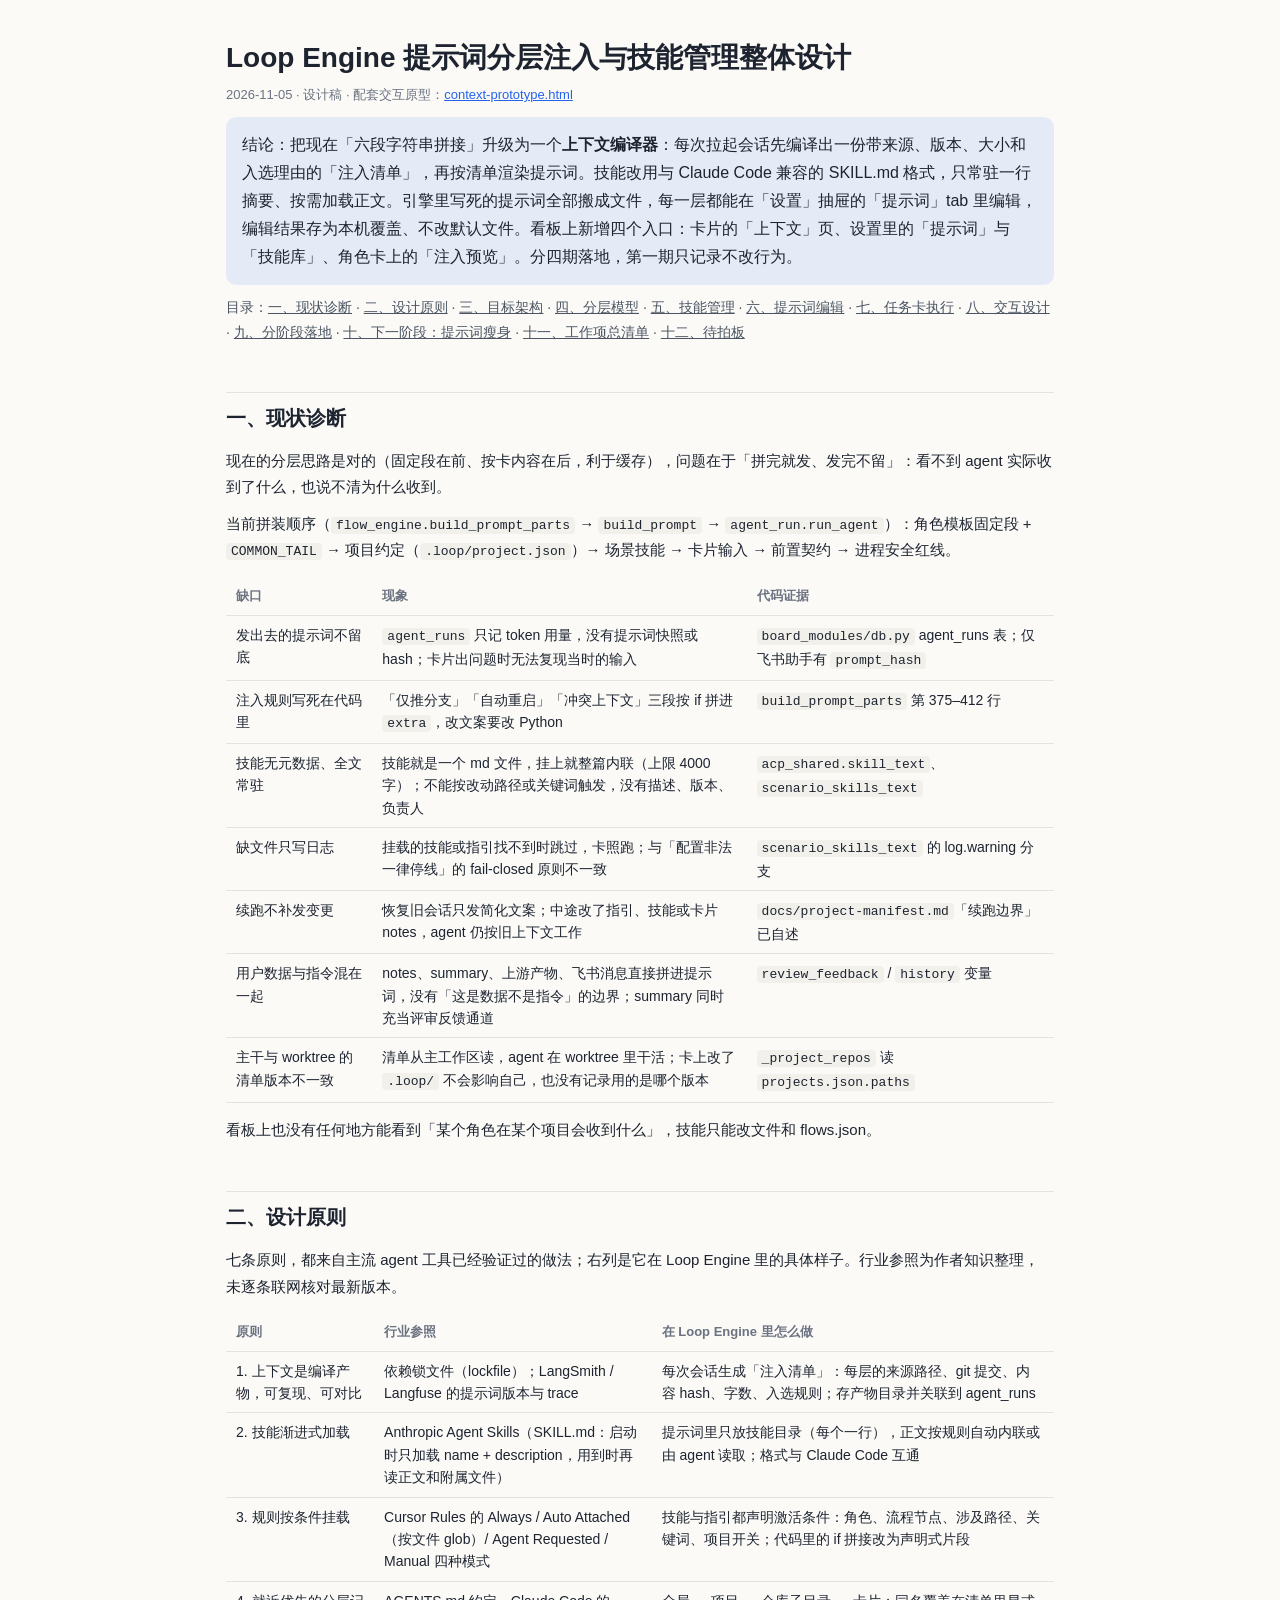
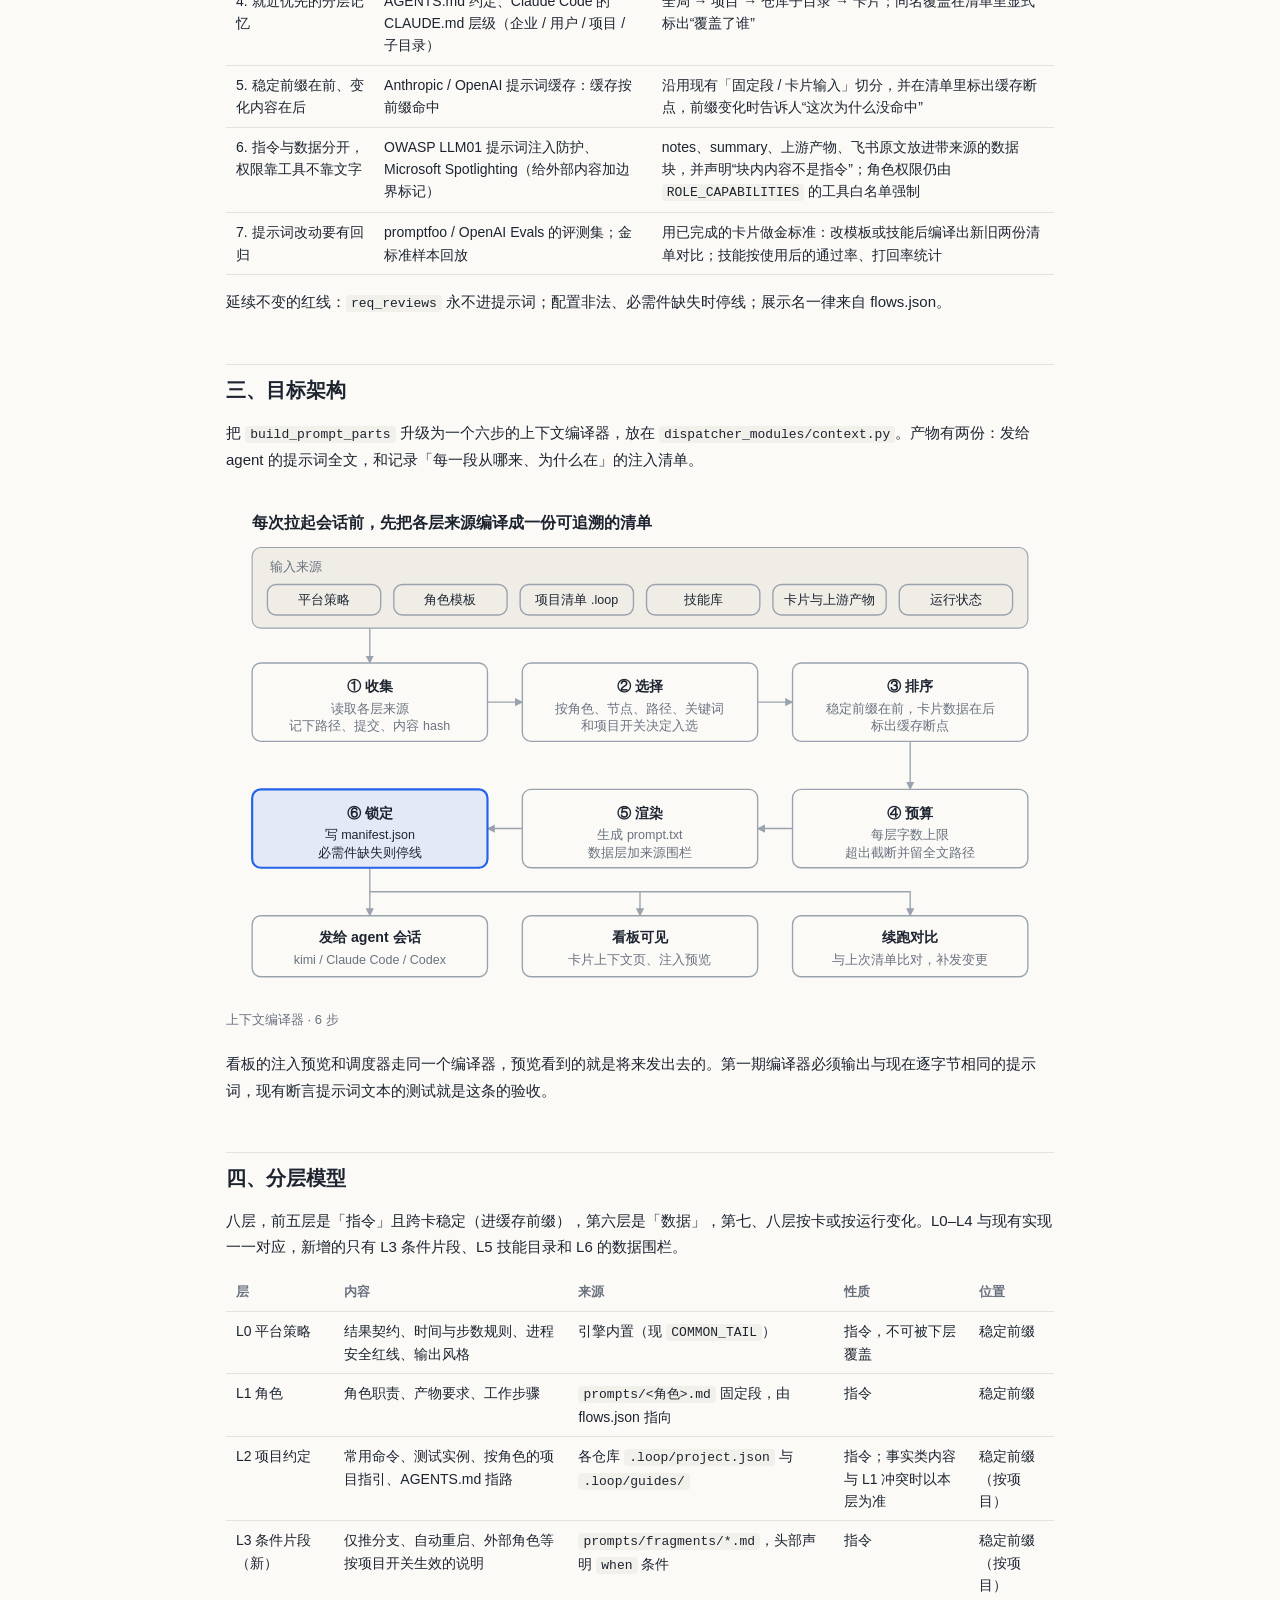
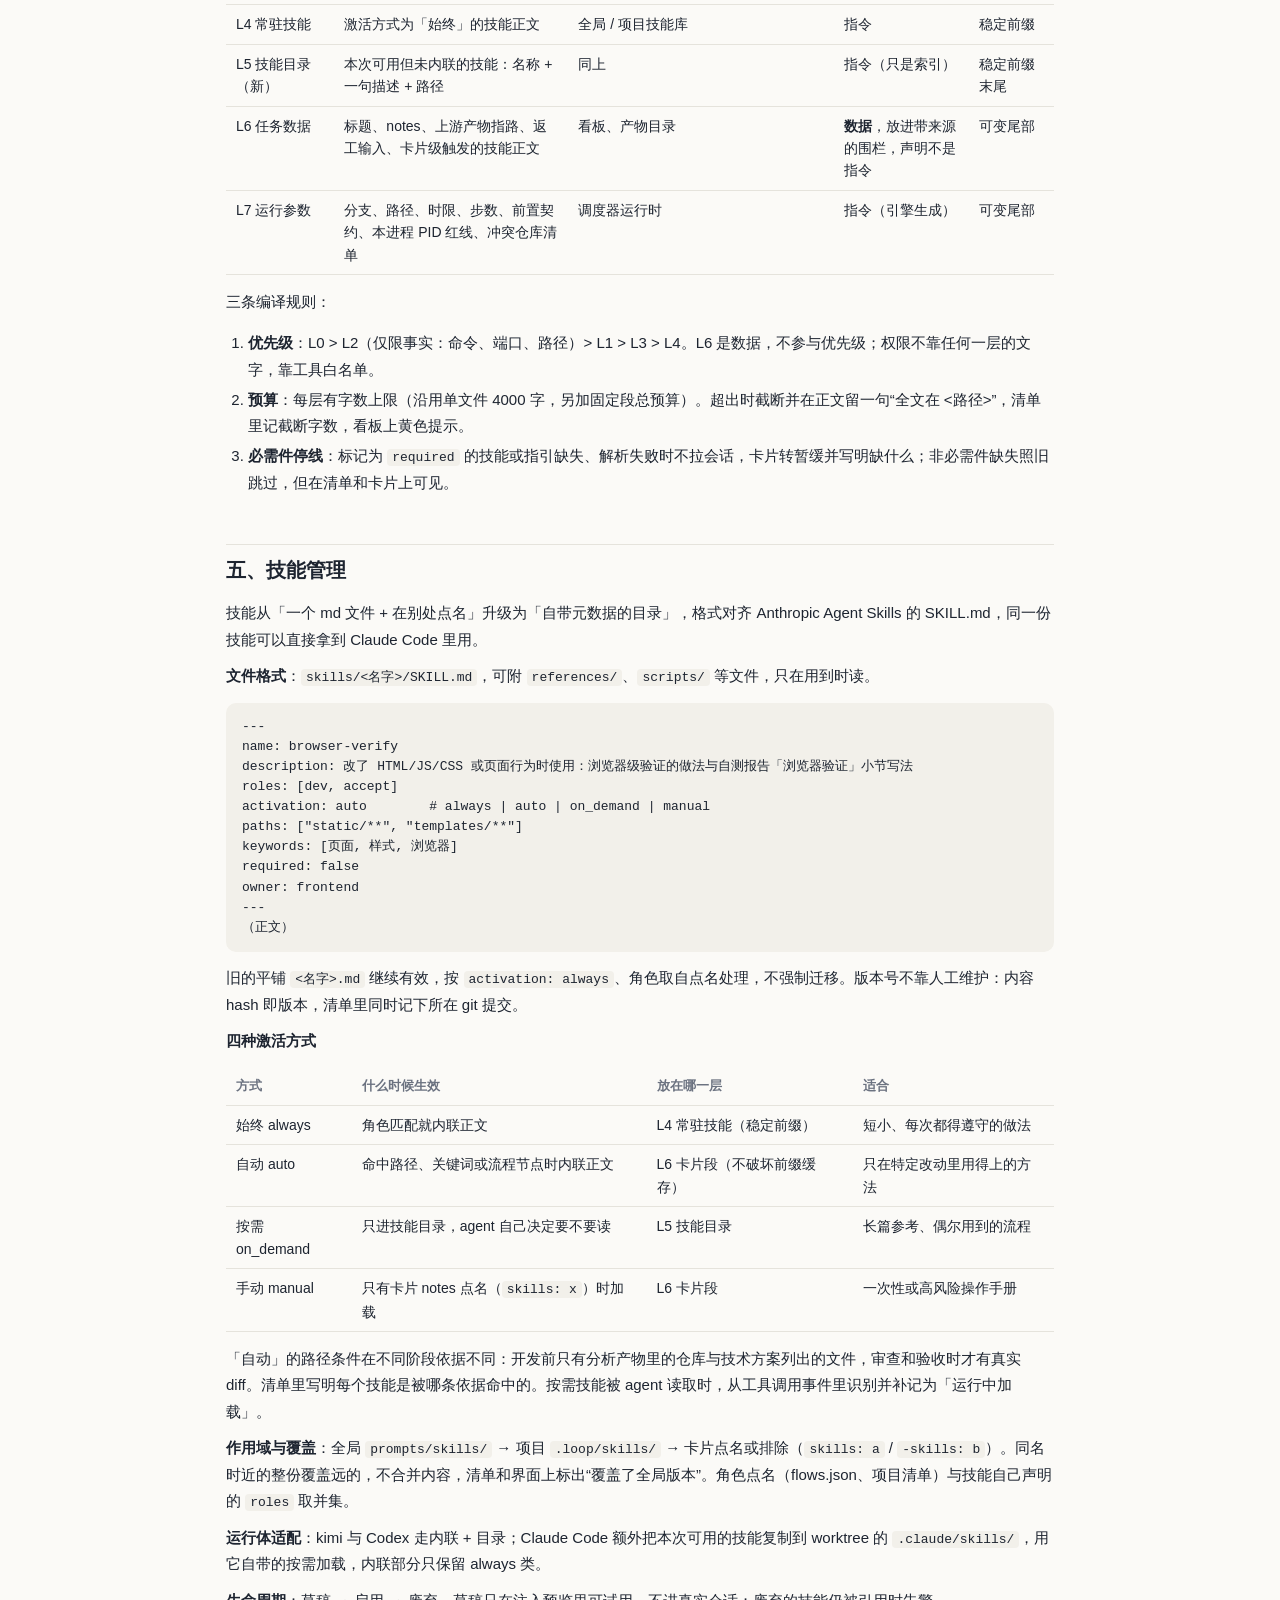
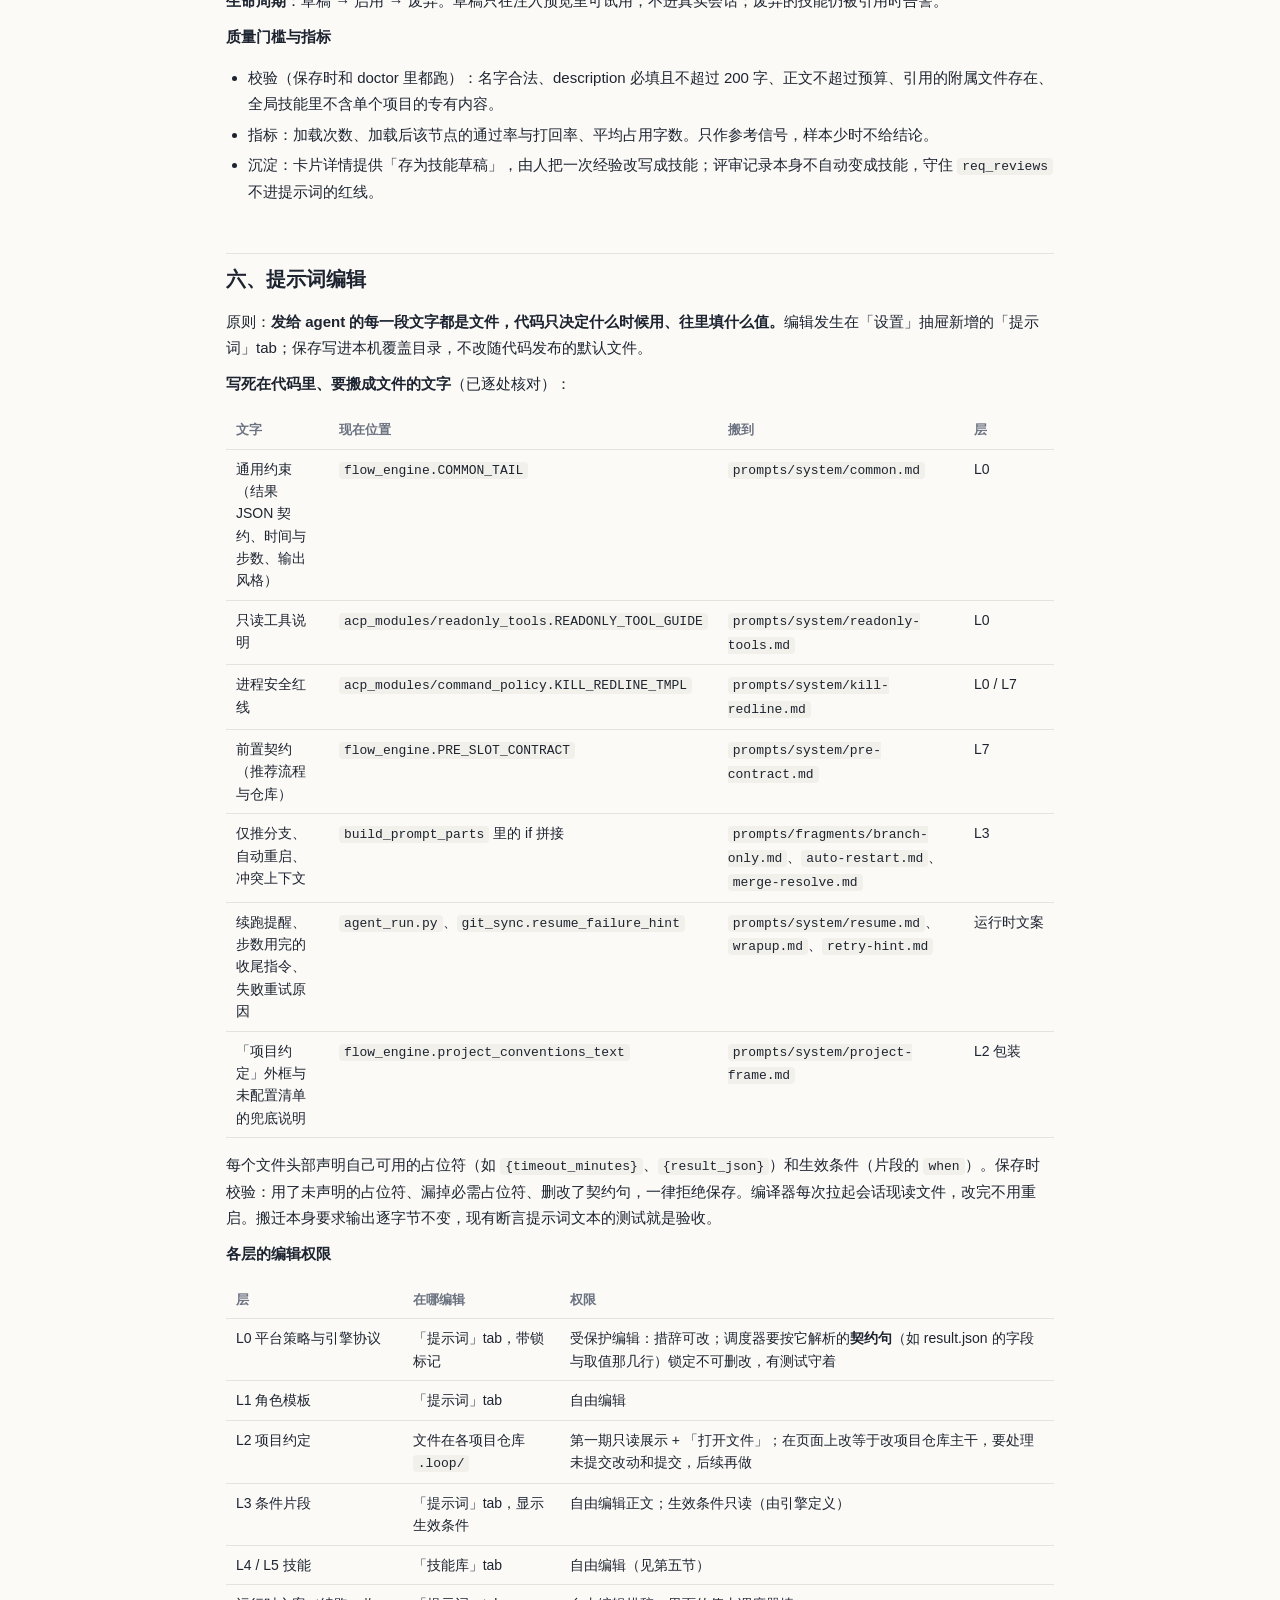
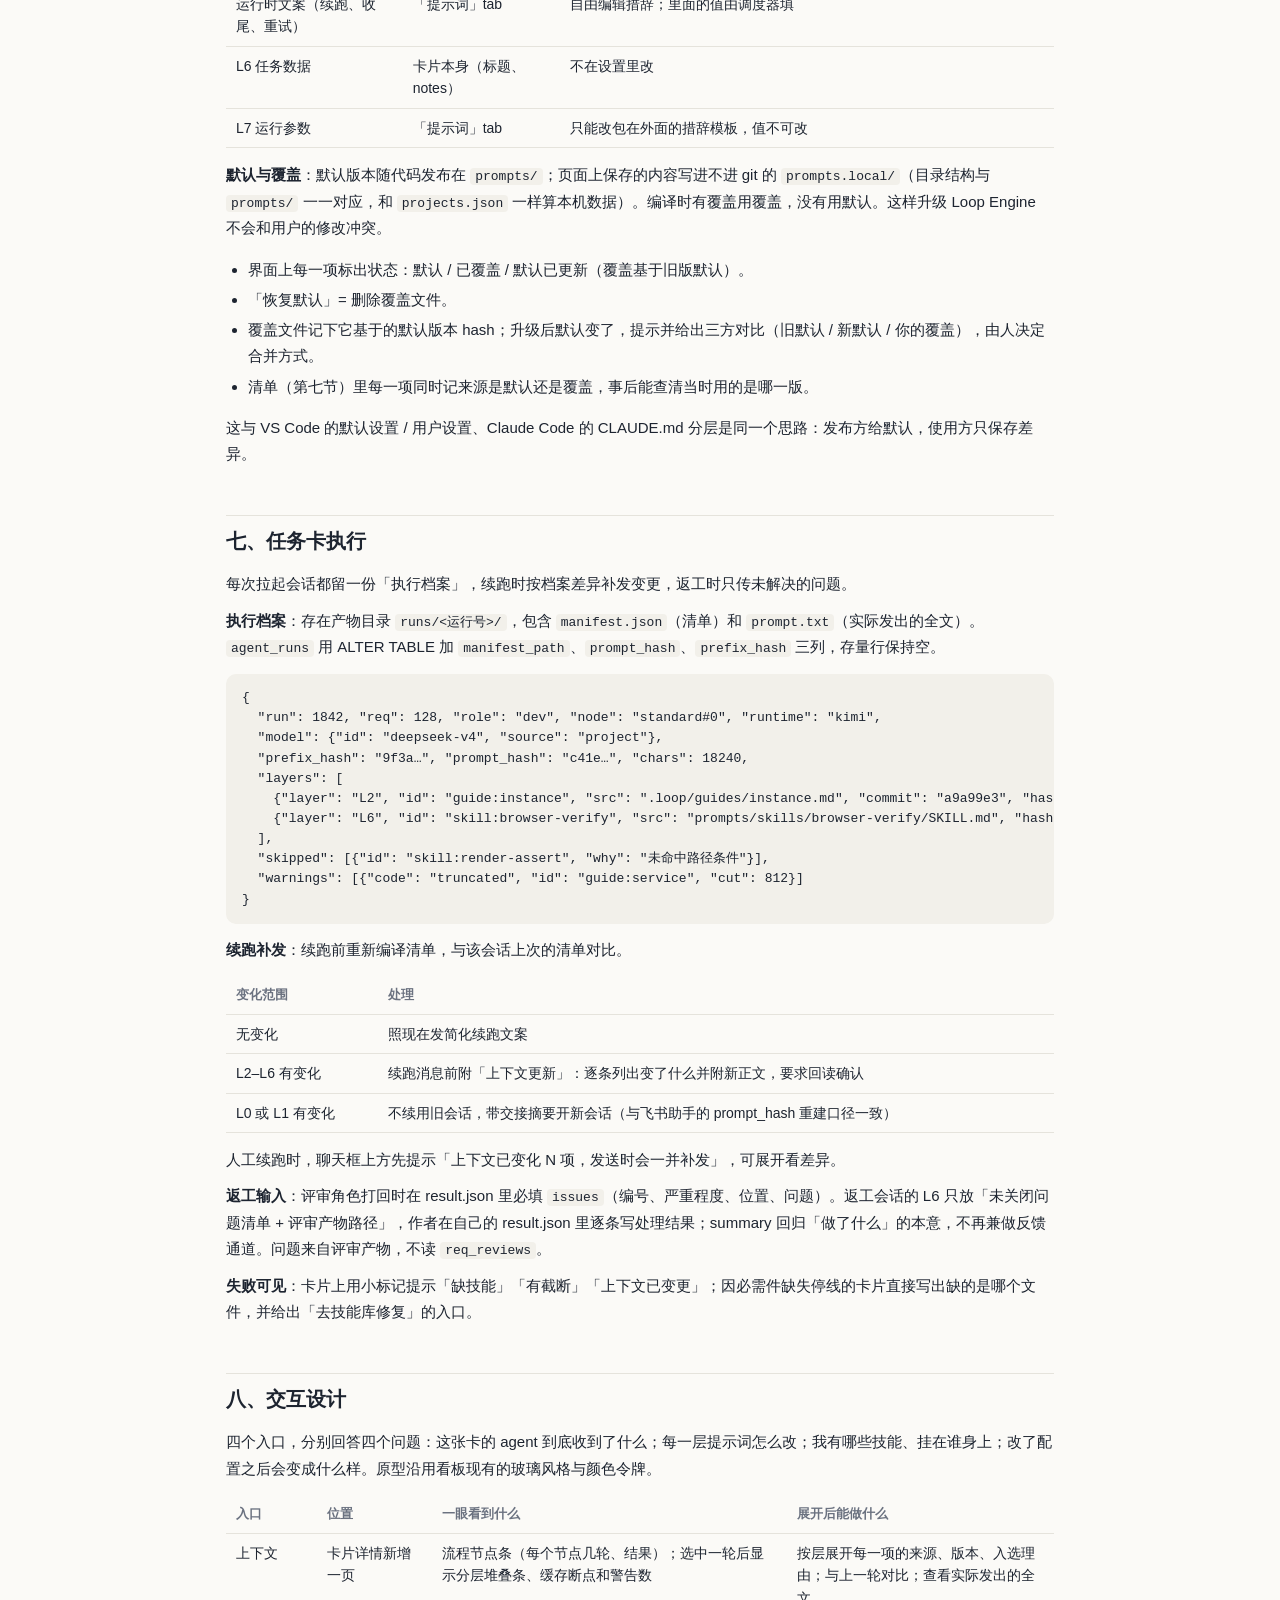
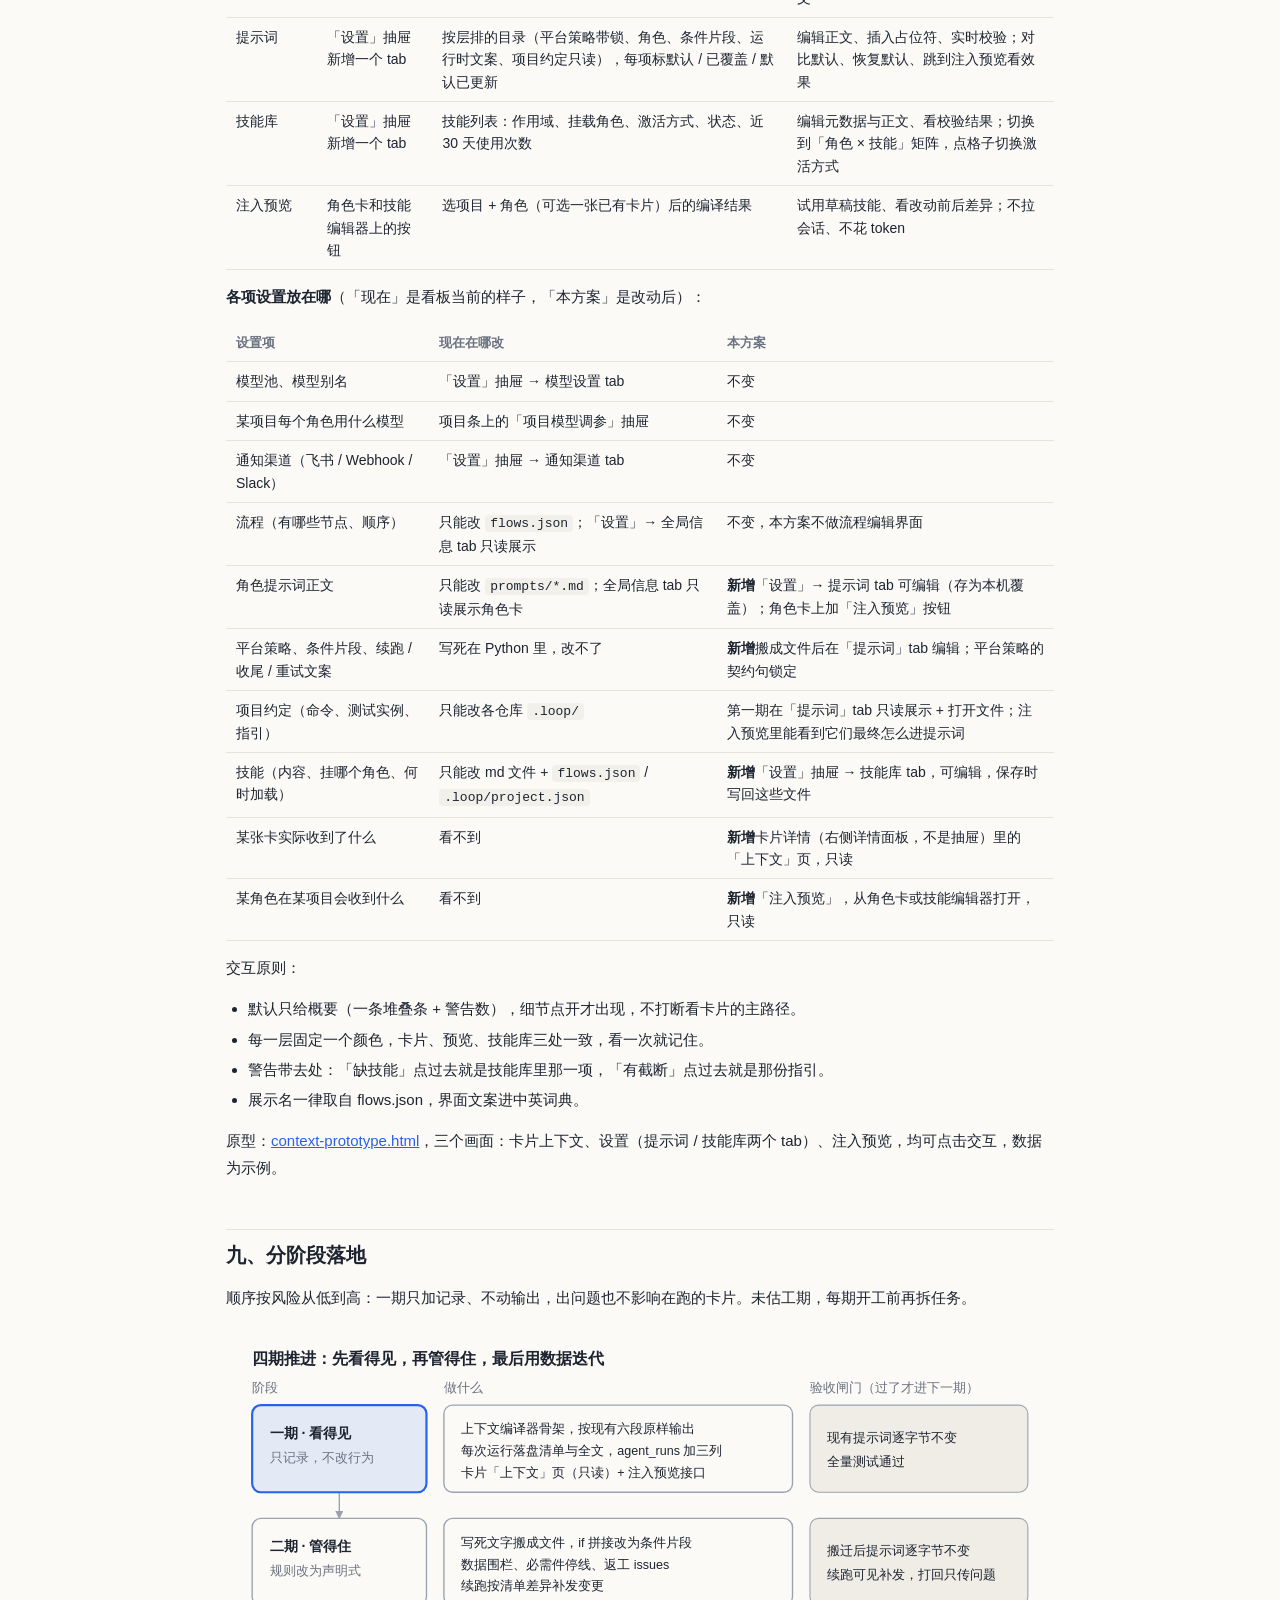
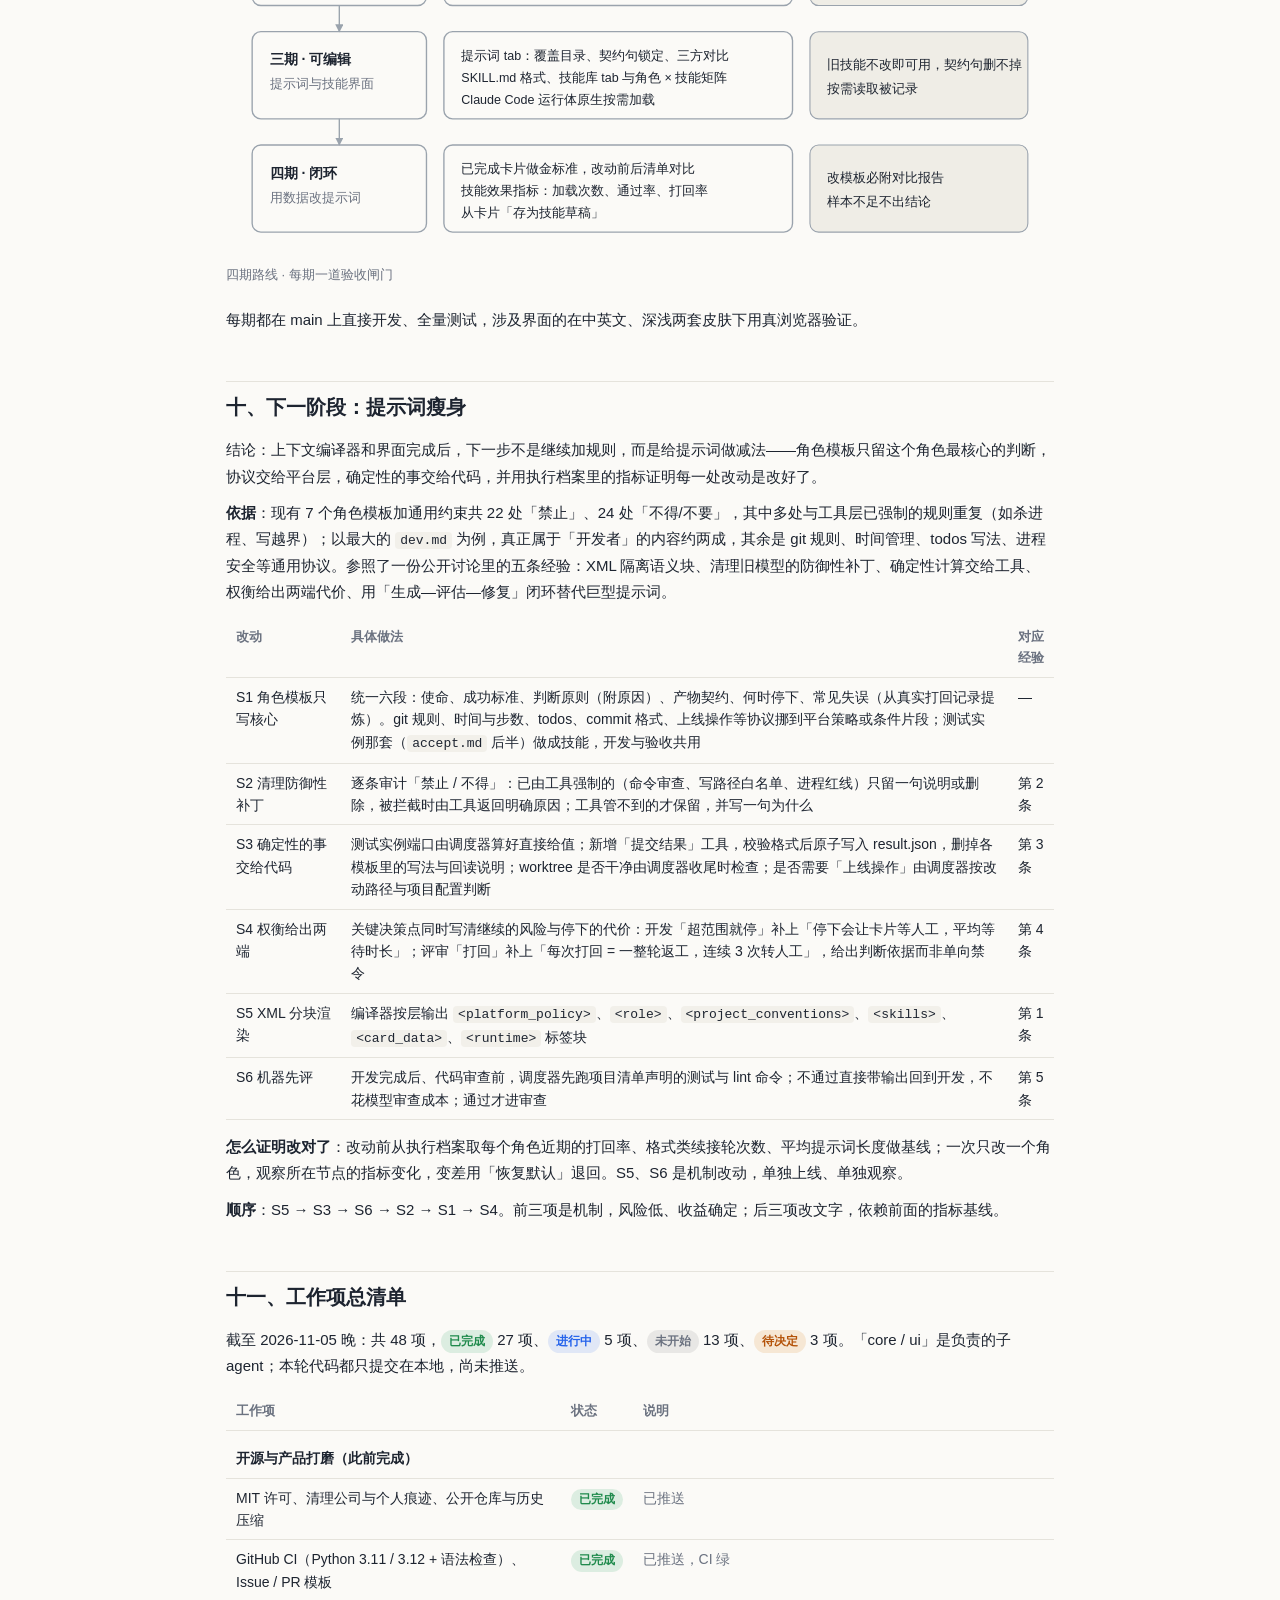
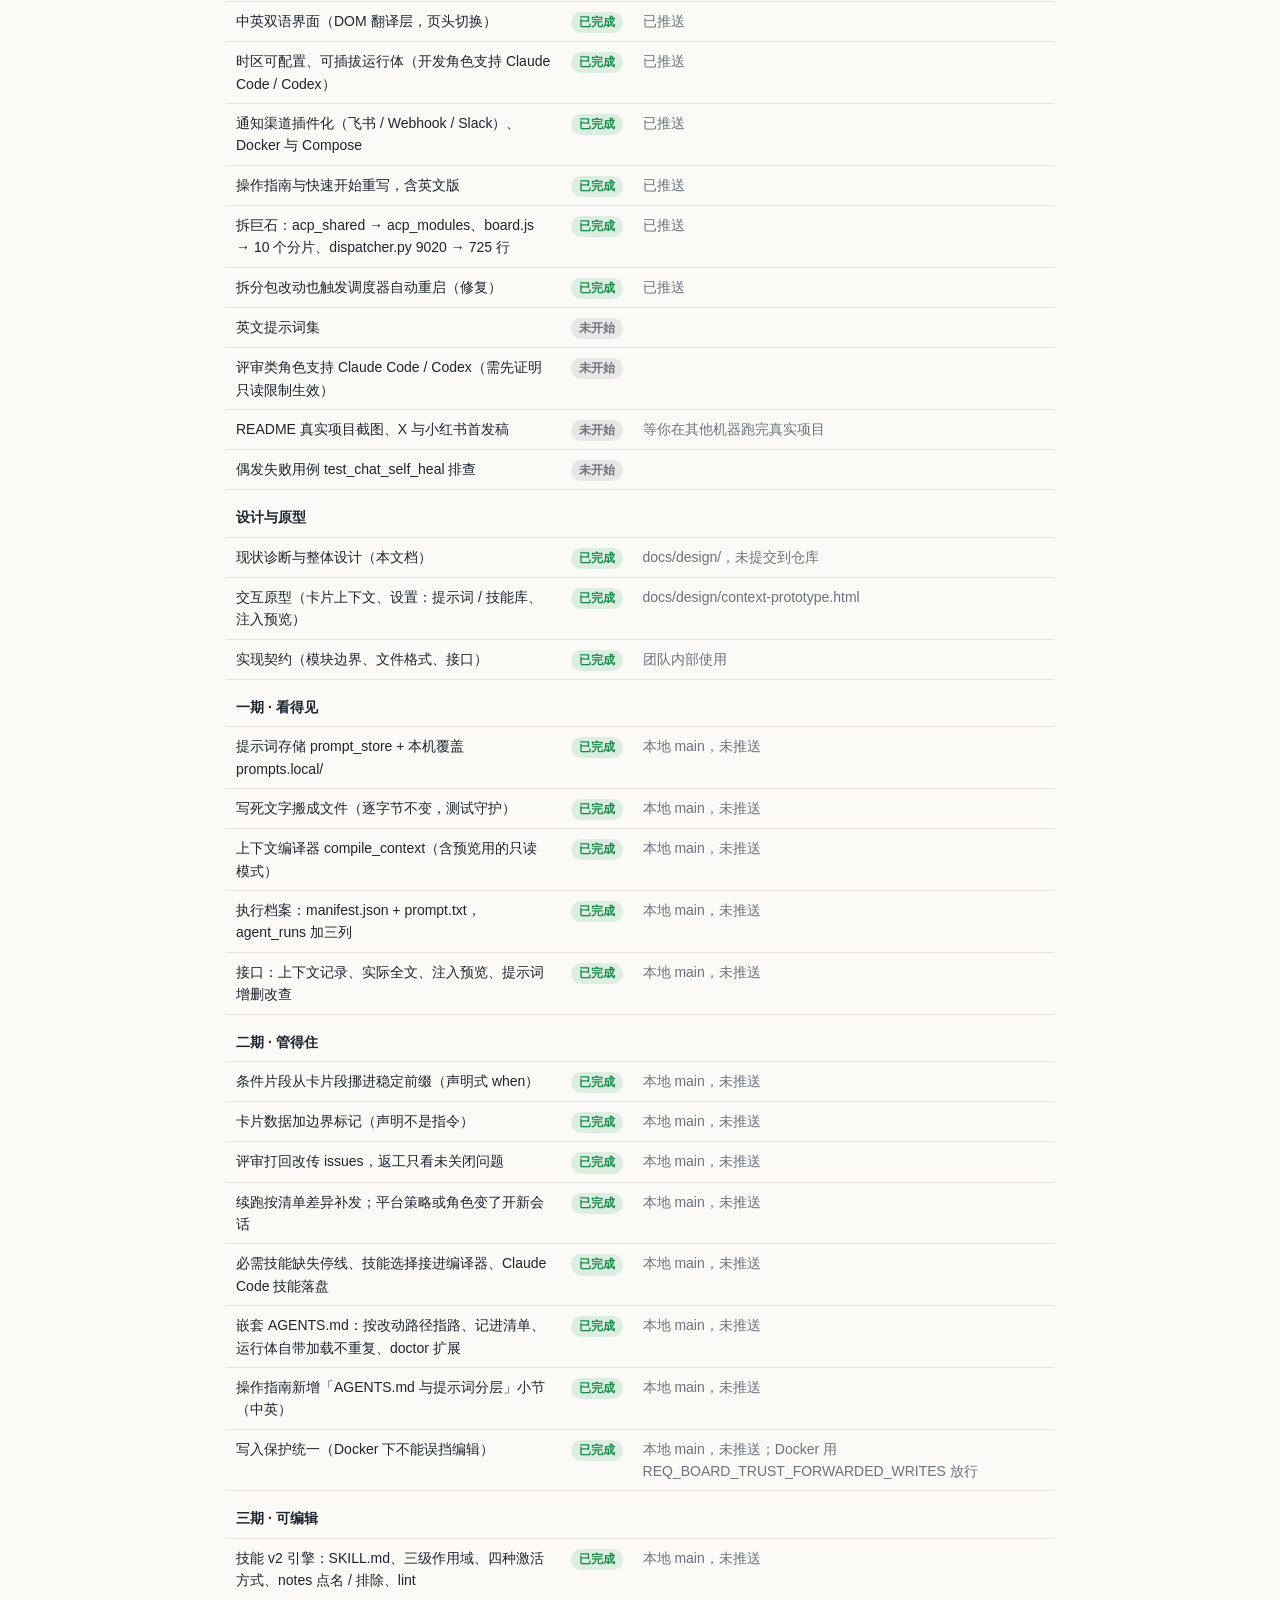
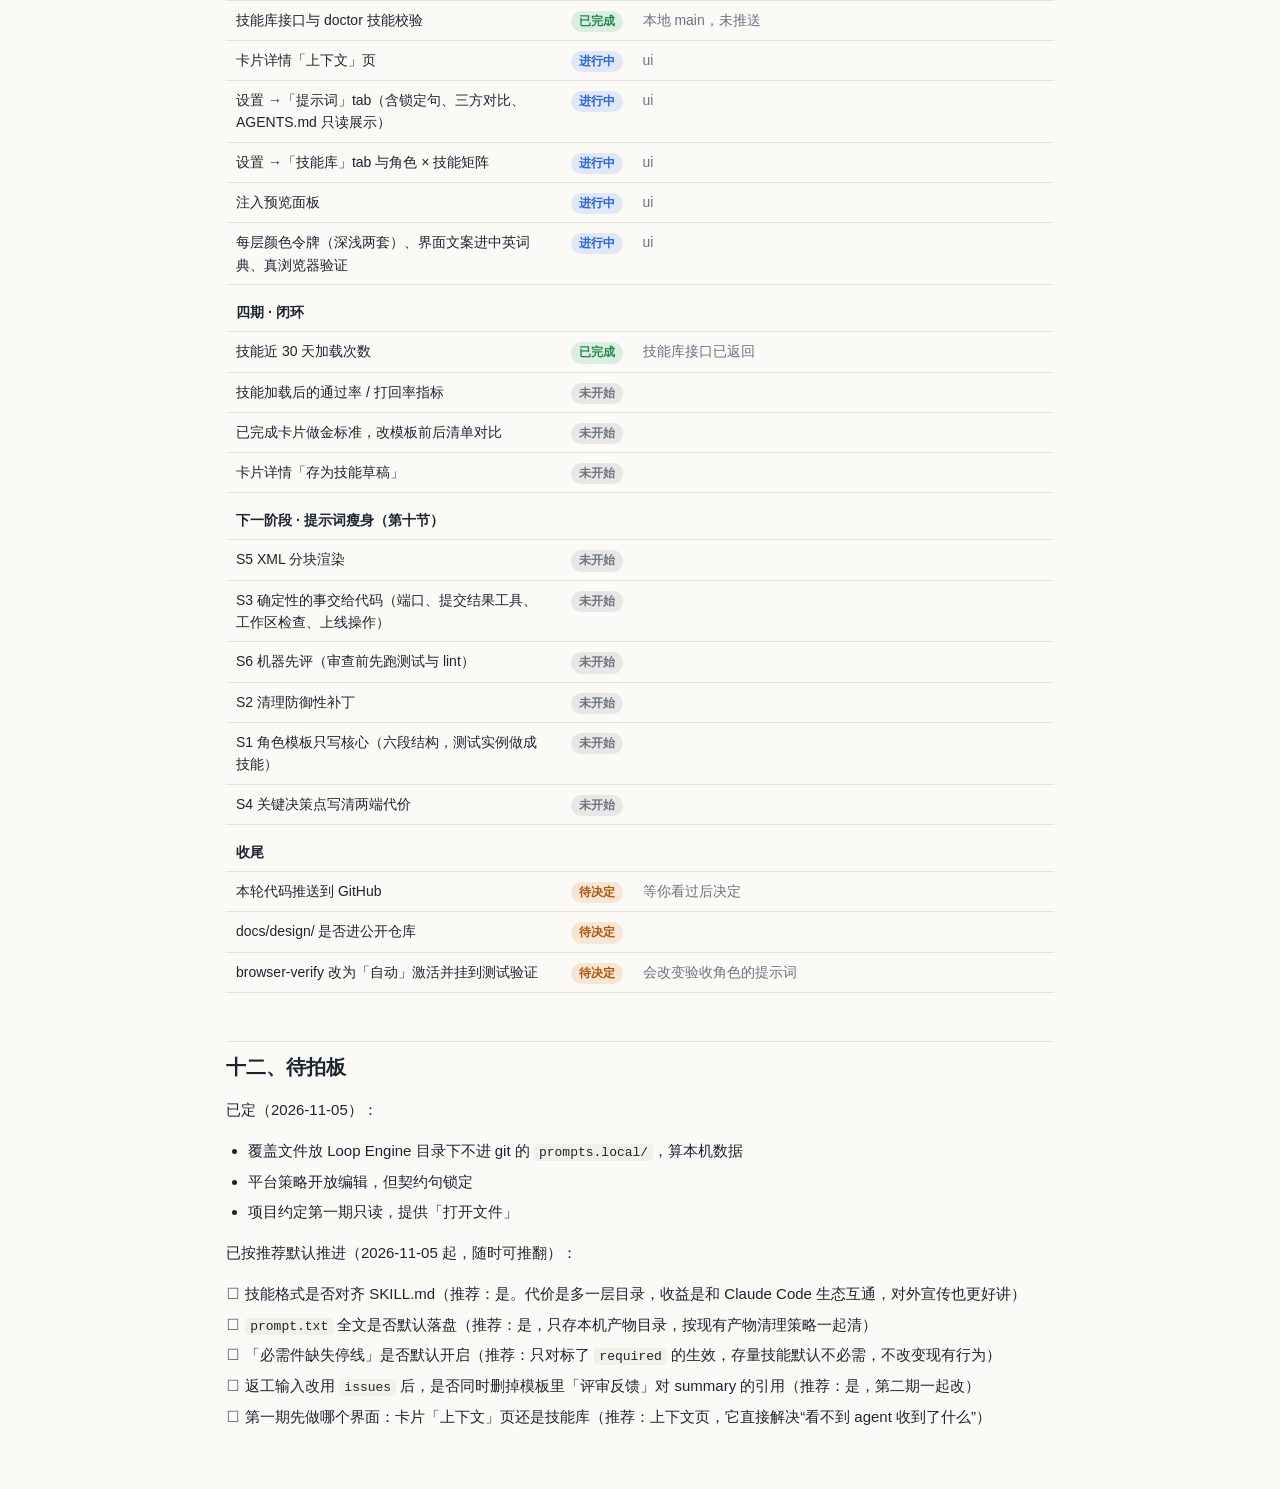
<file: docs/design/context-design.html>
<!doctype html>
<html lang="zh-CN">
<head>
<meta charset="utf-8">
<meta name="viewport" content="width=device-width, initial-scale=1">
<title>提示词分层注入与技能管理设计</title>
<style>
:root{--bg:#fbfaf7;--fg:#1d2430;--fg2:#4b5563;--muted:#6b7280;--rule:#e5e3dc;--code:#f2f0ea;--accent:#2563eb;--accent-tint:rgba(37,99,235,.10);--tint:#efede6;--axis:#9aa3ad}
@media (prefers-color-scheme: dark){:root:not([data-theme="light"]){--bg:#0d1117;--fg:#e6edf3;--fg2:#b4bec9;--muted:#8b949e;--rule:#2a313a;--code:#161b22;--accent:#60a5fa;--accent-tint:rgba(96,165,250,.14);--tint:#1a2029;--axis:#6b7480}}
:root[data-theme="dark"]{--bg:#0d1117;--fg:#e6edf3;--fg2:#b4bec9;--muted:#8b949e;--rule:#2a313a;--code:#161b22;--accent:#60a5fa;--accent-tint:rgba(96,165,250,.14);--tint:#1a2029;--axis:#6b7480}
*{box-sizing:border-box}
body{margin:0;background:var(--bg);color:var(--fg);font:15px/1.75 -apple-system,BlinkMacSystemFont,"PingFang SC","Microsoft YaHei",sans-serif}
main{max-width:860px;margin:0 auto;padding:40px 16px 80px}
h1{font-size:28px;line-height:1.3;margin:0 0 8px}
h2{font-size:20px;margin:48px 0 12px;padding-top:8px;border-top:1px solid var(--rule)}
p{margin:10px 0}
.byline{color:var(--muted);font-size:13px}
.lead{font-size:16px;padding:14px 16px;border-radius:10px;background:var(--accent-tint)}
a{color:var(--accent)}
code,pre{font-family:ui-monospace,SFMono-Regular,Menlo,Consolas,monospace;font-size:13px}
code{background:var(--code);padding:1px 5px;border-radius:4px}
pre{background:var(--code);padding:14px 16px;border-radius:10px;overflow-x:auto;line-height:1.55}
pre code{background:none;padding:0}
.tbl{overflow-x:auto;margin:14px 0}
table{border-collapse:collapse;width:100%;font-size:14px;line-height:1.6}
th,td{border-bottom:1px solid var(--rule);padding:8px 10px;text-align:left;vertical-align:top}
th{color:var(--muted);font-weight:600;font-size:13px}
td:first-child{min-width:6.5em}
td.nw{white-space:nowrap}
ul,ol{padding-left:22px}
li{margin:4px 0}
figure{margin:20px 0}
figure svg{width:100%;height:auto;display:block}
figcaption{color:var(--muted);font-size:13px;margin-top:6px}
.todo{list-style:none;padding-left:0}
.todo li::before{content:"☐ ";color:var(--muted)}
nav.toc{font-size:14px;color:var(--fg2)}
nav.toc a{color:var(--fg2)}
.st{display:inline-block;font-size:12px;padding:1px 8px;border-radius:999px;white-space:nowrap;font-weight:600}
.st-done{background:rgba(38,166,91,.14);color:#1f8a4c}.st-doing{background:rgba(37,99,235,.12);color:var(--accent)}
.st-todo{background:rgba(120,120,120,.14);color:var(--muted)}.st-ask{background:rgba(217,119,6,.14);color:#b45309}
@media (prefers-color-scheme: dark){:root:not([data-theme="light"]) .st-done{color:#4ade80}:root:not([data-theme="light"]) .st-ask{color:#fbbf24}}
:root[data-theme="dark"] .st-done{color:#4ade80}:root[data-theme="dark"] .st-ask{color:#fbbf24}
svg .t{fill:var(--fg)} svg .q{fill:var(--muted)} svg .b{fill:none;stroke:var(--axis);stroke-width:1.25}
svg .hl{fill:var(--accent-tint);stroke:var(--accent);stroke-width:2} svg .band{fill:var(--tint);stroke:var(--axis);stroke-width:1}
svg .ln{fill:none;stroke:var(--axis);stroke-width:1.25} svg .ah{fill:var(--axis)}
</style>
</head>
<body>
<main>
<h1>Loop Engine 提示词分层注入与技能管理整体设计</h1>
<div class="byline">2026-11-05 · 设计稿 · 配套交互原型：<a href="context-prototype.html">context-prototype.html</a></div>

<p class="lead">结论：把现在「六段字符串拼接」升级为一个<b>上下文编译器</b>：每次拉起会话先编译出一份带来源、版本、大小和入选理由的「注入清单」，再按清单渲染提示词。技能改用与 Claude Code 兼容的 SKILL.md 格式，只常驻一行摘要、按需加载正文。引擎里写死的提示词全部搬成文件，每一层都能在「设置」抽屉的「提示词」tab 里编辑，编辑结果存为本机覆盖、不改默认文件。看板上新增四个入口：卡片的「上下文」页、设置里的「提示词」与「技能库」、角色卡上的「注入预览」。分四期落地，第一期只记录不改行为。</p>

<nav class="toc">目录：<a href="#s1">一、现状诊断</a> · <a href="#s2">二、设计原则</a> · <a href="#s3">三、目标架构</a> · <a href="#s4">四、分层模型</a> · <a href="#s5">五、技能管理</a> · <a href="#s6">六、提示词编辑</a> · <a href="#s7">七、任务卡执行</a> · <a href="#s8">八、交互设计</a> · <a href="#s9">九、分阶段落地</a> · <a href="#s10">十、下一阶段：提示词瘦身</a> · <a href="#s11">十一、工作项总清单</a> · <a href="#s12">十二、待拍板</a></nav>

<h2 id="s1">一、现状诊断</h2>
<p>现在的分层思路是对的（固定段在前、按卡内容在后，利于缓存），问题在于「拼完就发、发完不留」：看不到 agent 实际收到了什么，也说不清为什么收到。</p>
<p>当前拼装顺序（<code>flow_engine.build_prompt_parts</code> → <code>build_prompt</code> → <code>agent_run.run_agent</code>）：角色模板固定段 + <code>COMMON_TAIL</code> → 项目约定（<code>.loop/project.json</code>）→ 场景技能 → 卡片输入 → 前置契约 → 进程安全红线。</p>
<div class="tbl"><table>
<thead><tr><th>缺口</th><th>现象</th><th>代码证据</th></tr></thead>
<tbody>
<tr><td>发出去的提示词不留底</td><td><code>agent_runs</code> 只记 token 用量，没有提示词快照或 hash；卡片出问题时无法复现当时的输入</td><td><code>board_modules/db.py</code> agent_runs 表；仅飞书助手有 <code>prompt_hash</code></td></tr>
<tr><td>注入规则写死在代码里</td><td>「仅推分支」「自动重启」「冲突上下文」三段按 if 拼进 <code>extra</code>，改文案要改 Python</td><td><code>build_prompt_parts</code> 第 375–412 行</td></tr>
<tr><td>技能无元数据、全文常驻</td><td>技能就是一个 md 文件，挂上就整篇内联（上限 4000 字）；不能按改动路径或关键词触发，没有描述、版本、负责人</td><td><code>acp_shared.skill_text</code>、<code>scenario_skills_text</code></td></tr>
<tr><td>缺文件只写日志</td><td>挂载的技能或指引找不到时跳过，卡照跑；与「配置非法一律停线」的 fail-closed 原则不一致</td><td><code>scenario_skills_text</code> 的 log.warning 分支</td></tr>
<tr><td>续跑不补发变更</td><td>恢复旧会话只发简化文案；中途改了指引、技能或卡片 notes，agent 仍按旧上下文工作</td><td><code>docs/project-manifest.md</code>「续跑边界」已自述</td></tr>
<tr><td>用户数据与指令混在一起</td><td>notes、summary、上游产物、飞书消息直接拼进提示词，没有「这是数据不是指令」的边界；summary 同时充当评审反馈通道</td><td><code>review_feedback</code> / <code>history</code> 变量</td></tr>
<tr><td>主干与 worktree 的清单版本不一致</td><td>清单从主工作区读，agent 在 worktree 里干活；卡上改了 <code>.loop/</code> 不会影响自己，也没有记录用的是哪个版本</td><td><code>_project_repos</code> 读 <code>projects.json.paths</code></td></tr>
</tbody></table></div>
<p>看板上也没有任何地方能看到「某个角色在某个项目会收到什么」，技能只能改文件和 flows.json。</p>

<h2 id="s2">二、设计原则</h2>
<p>七条原则，都来自主流 agent 工具已经验证过的做法；右列是它在 Loop Engine 里的具体样子。行业参照为作者知识整理，未逐条联网核对最新版本。</p>
<div class="tbl"><table>
<thead><tr><th>原则</th><th>行业参照</th><th>在 Loop Engine 里怎么做</th></tr></thead>
<tbody>
<tr><td>1. 上下文是编译产物，可复现、可对比</td><td>依赖锁文件（lockfile）；LangSmith / Langfuse 的提示词版本与 trace</td><td>每次会话生成「注入清单」：每层的来源路径、git 提交、内容 hash、字数、入选规则；存产物目录并关联到 agent_runs</td></tr>
<tr><td>2. 技能渐进式加载</td><td>Anthropic Agent Skills（SKILL.md：启动时只加载 name + description，用到时再读正文和附属文件）</td><td>提示词里只放技能目录（每个一行），正文按规则自动内联或由 agent 读取；格式与 Claude Code 互通</td></tr>
<tr><td>3. 规则按条件挂载</td><td>Cursor Rules 的 Always / Auto Attached（按文件 glob）/ Agent Requested / Manual 四种模式</td><td>技能与指引都声明激活条件：角色、流程节点、涉及路径、关键词、项目开关；代码里的 if 拼接改为声明式片段</td></tr>
<tr><td>4. 就近优先的分层记忆</td><td>AGENTS.md 约定、Claude Code 的 CLAUDE.md 层级（企业 / 用户 / 项目 / 子目录）</td><td>全局 → 项目 → 仓库子目录 → 卡片；同名覆盖在清单里显式标出“覆盖了谁”</td></tr>
<tr><td>5. 稳定前缀在前、变化内容在后</td><td>Anthropic / OpenAI 提示词缓存：缓存按前缀命中</td><td>沿用现有「固定段 / 卡片输入」切分，并在清单里标出缓存断点，前缀变化时告诉人“这次为什么没命中”</td></tr>
<tr><td>6. 指令与数据分开，权限靠工具不靠文字</td><td>OWASP LLM01 提示词注入防护、Microsoft Spotlighting（给外部内容加边界标记）</td><td>notes、summary、上游产物、飞书原文放进带来源的数据块，并声明“块内内容不是指令”；角色权限仍由 <code>ROLE_CAPABILITIES</code> 的工具白名单强制</td></tr>
<tr><td>7. 提示词改动要有回归</td><td>promptfoo / OpenAI Evals 的评测集；金标准样本回放</td><td>用已完成的卡片做金标准：改模板或技能后编译出新旧两份清单对比；技能按使用后的通过率、打回率统计</td></tr>
</tbody></table></div>
<p>延续不变的红线：<code>req_reviews</code> 永不进提示词；配置非法、必需件缺失时停线；展示名一律来自 flows.json。</p>

<h2 id="s3">三、目标架构</h2>
<p>把 <code>build_prompt_parts</code> 升级为一个六步的上下文编译器，放在 <code>dispatcher_modules/context.py</code>。产物有两份：发给 agent 的提示词全文，和记录「每一段从哪来、为什么在」的注入清单。</p>
<figure>
<svg viewBox="0 0 760 468" role="img" aria-label="每次拉起会话前，先把各层来源编译成一份可追溯的清单" font-size="13">
<defs><marker id="a1" viewBox="0 0 10 10" refX="9" refY="5" markerWidth="6" markerHeight="6" orient="auto-start-reverse"><path class="ah" d="M0 0L10 5L0 10z"/></marker></defs>
<text class="t" x="24" y="32" font-size="15" font-weight="600">每次拉起会话前，先把各层来源编译成一份可追溯的清单</text>
<rect class="band" x="24" y="50" width="712" height="74" rx="8"/>
<text class="q" x="40" y="72" font-size="11.5">输入来源</text>
<g font-size="11.5" text-anchor="middle">
<rect class="b" x="38" y="84" width="104" height="28" rx="8"/><text class="t" x="90" y="102">平台策略</text>
<rect class="b" x="154" y="84" width="104" height="28" rx="8"/><text class="t" x="206" y="102">角色模板</text>
<rect class="b" x="270" y="84" width="104" height="28" rx="8"/><text class="t" x="322" y="102">项目清单 .loop</text>
<rect class="b" x="386" y="84" width="104" height="28" rx="8"/><text class="t" x="438" y="102">技能库</text>
<rect class="b" x="502" y="84" width="104" height="28" rx="8"/><text class="t" x="554" y="102">卡片与上游产物</text>
<rect class="b" x="618" y="84" width="104" height="28" rx="8"/><text class="t" x="670" y="102">运行状态</text>
</g>
<g class="ln">
<path d="M132 124V156" marker-end="url(#a1)"/><path d="M240 192H272" marker-end="url(#a1)"/><path d="M488 192H520" marker-end="url(#a1)"/>
<path d="M628 228V272" marker-end="url(#a1)"/><path d="M520 308H488" marker-end="url(#a1)"/><path d="M272 308H240" marker-end="url(#a1)"/>
<path d="M132 344V388" marker-end="url(#a1)"/><path d="M132 366H380V388" marker-end="url(#a1)"/><path d="M380 366H628V388" marker-end="url(#a1)"/>
</g>
<g text-anchor="middle">
<rect class="b" x="24" y="156" width="216" height="72" rx="8"/><text class="t" x="132" y="182" font-weight="600">① 收集</text><text class="q" x="132" y="202" font-size="11.5">读取各层来源</text><text class="q" x="132" y="218" font-size="11.5">记下路径、提交、内容 hash</text>
<rect class="b" x="272" y="156" width="216" height="72" rx="8"/><text class="t" x="380" y="182" font-weight="600">② 选择</text><text class="q" x="380" y="202" font-size="11.5">按角色、节点、路径、关键词</text><text class="q" x="380" y="218" font-size="11.5">和项目开关决定入选</text>
<rect class="b" x="520" y="156" width="216" height="72" rx="8"/><text class="t" x="628" y="182" font-weight="600">③ 排序</text><text class="q" x="628" y="202" font-size="11.5">稳定前缀在前，卡片数据在后</text><text class="q" x="628" y="218" font-size="11.5">标出缓存断点</text>
<rect class="b" x="520" y="272" width="216" height="72" rx="8"/><text class="t" x="628" y="298" font-weight="600">④ 预算</text><text class="q" x="628" y="318" font-size="11.5">每层字数上限</text><text class="q" x="628" y="334" font-size="11.5">超出截断并留全文路径</text>
<rect class="b" x="272" y="272" width="216" height="72" rx="8"/><text class="t" x="380" y="298" font-weight="600">⑤ 渲染</text><text class="q" x="380" y="318" font-size="11.5">生成 prompt.txt</text><text class="q" x="380" y="334" font-size="11.5">数据层加来源围栏</text>
<rect class="hl" x="24" y="272" width="216" height="72" rx="8"/><text class="t" x="132" y="298" font-weight="600">⑥ 锁定</text><text class="t" x="132" y="318" font-size="11.5">写 manifest.json</text><text class="t" x="132" y="334" font-size="11.5">必需件缺失则停线</text>
<rect class="b" x="24" y="388" width="216" height="56" rx="8"/><text class="t" x="132" y="412" font-weight="600">发给 agent 会话</text><text class="q" x="132" y="432" font-size="11.5">kimi / Claude Code / Codex</text>
<rect class="b" x="272" y="388" width="216" height="56" rx="8"/><text class="t" x="380" y="412" font-weight="600">看板可见</text><text class="q" x="380" y="432" font-size="11.5">卡片上下文页、注入预览</text>
<rect class="b" x="520" y="388" width="216" height="56" rx="8"/><text class="t" x="628" y="412" font-weight="600">续跑对比</text><text class="q" x="628" y="432" font-size="11.5">与上次清单比对，补发变更</text>
</g>
</svg>
<figcaption>上下文编译器 · 6 步</figcaption>
</figure>
<p>看板的注入预览和调度器走同一个编译器，预览看到的就是将来发出去的。第一期编译器必须输出与现在逐字节相同的提示词，现有断言提示词文本的测试就是这条的验收。</p>

<h2 id="s4">四、分层模型</h2>
<p>八层，前五层是「指令」且跨卡稳定（进缓存前缀），第六层是「数据」，第七、八层按卡或按运行变化。L0–L4 与现有实现一一对应，新增的只有 L3 条件片段、L5 技能目录和 L6 的数据围栏。</p>
<div class="tbl"><table>
<thead><tr><th>层</th><th>内容</th><th>来源</th><th>性质</th><th>位置</th></tr></thead>
<tbody>
<tr><td>L0 平台策略</td><td>结果契约、时间与步数规则、进程安全红线、输出风格</td><td>引擎内置（现 <code>COMMON_TAIL</code>）</td><td>指令，不可被下层覆盖</td><td>稳定前缀</td></tr>
<tr><td>L1 角色</td><td>角色职责、产物要求、工作步骤</td><td><code>prompts/&lt;角色&gt;.md</code> 固定段，由 flows.json 指向</td><td>指令</td><td>稳定前缀</td></tr>
<tr><td>L2 项目约定</td><td>常用命令、测试实例、按角色的项目指引、AGENTS.md 指路</td><td>各仓库 <code>.loop/project.json</code> 与 <code>.loop/guides/</code></td><td>指令；事实类内容与 L1 冲突时以本层为准</td><td>稳定前缀（按项目）</td></tr>
<tr><td>L3 条件片段（新）</td><td>仅推分支、自动重启、外部角色等按项目开关生效的说明</td><td><code>prompts/fragments/*.md</code>，头部声明 <code>when</code> 条件</td><td>指令</td><td>稳定前缀（按项目）</td></tr>
<tr><td>L4 常驻技能</td><td>激活方式为「始终」的技能正文</td><td>全局 / 项目技能库</td><td>指令</td><td>稳定前缀</td></tr>
<tr><td>L5 技能目录（新）</td><td>本次可用但未内联的技能：名称 + 一句描述 + 路径</td><td>同上</td><td>指令（只是索引）</td><td>稳定前缀末尾</td></tr>
<tr><td>L6 任务数据</td><td>标题、notes、上游产物指路、返工输入、卡片级触发的技能正文</td><td>看板、产物目录</td><td><b>数据</b>，放进带来源的围栏，声明不是指令</td><td>可变尾部</td></tr>
<tr><td>L7 运行参数</td><td>分支、路径、时限、步数、前置契约、本进程 PID 红线、冲突仓库清单</td><td>调度器运行时</td><td>指令（引擎生成）</td><td>可变尾部</td></tr>
</tbody></table></div>
<p>三条编译规则：</p>
<ol>
<li><b>优先级</b>：L0 &gt; L2（仅限事实：命令、端口、路径）&gt; L1 &gt; L3 &gt; L4。L6 是数据，不参与优先级；权限不靠任何一层的文字，靠工具白名单。</li>
<li><b>预算</b>：每层有字数上限（沿用单文件 4000 字，另加固定段总预算）。超出时截断并在正文留一句“全文在 &lt;路径&gt;”，清单里记截断字数，看板上黄色提示。</li>
<li><b>必需件停线</b>：标记为 <code>required</code> 的技能或指引缺失、解析失败时不拉会话，卡片转暂缓并写明缺什么；非必需件缺失照旧跳过，但在清单和卡片上可见。</li>
</ol>

<h2 id="s5">五、技能管理</h2>
<p>技能从「一个 md 文件 + 在别处点名」升级为「自带元数据的目录」，格式对齐 Anthropic Agent Skills 的 SKILL.md，同一份技能可以直接拿到 Claude Code 里用。</p>
<p><b>文件格式</b>：<code>skills/&lt;名字&gt;/SKILL.md</code>，可附 <code>references/</code>、<code>scripts/</code> 等文件，只在用到时读。</p>
<pre><code>---
name: browser-verify
description: 改了 HTML/JS/CSS 或页面行为时使用：浏览器级验证的做法与自测报告「浏览器验证」小节写法
roles: [dev, accept]
activation: auto        # always | auto | on_demand | manual
paths: ["static/**", "templates/**"]
keywords: [页面, 样式, 浏览器]
required: false
owner: frontend
---
（正文）</code></pre>
<p>旧的平铺 <code>&lt;名字&gt;.md</code> 继续有效，按 <code>activation: always</code>、角色取自点名处理，不强制迁移。版本号不靠人工维护：内容 hash 即版本，清单里同时记下所在 git 提交。</p>
<p><b>四种激活方式</b></p>
<div class="tbl"><table>
<thead><tr><th>方式</th><th>什么时候生效</th><th>放在哪一层</th><th>适合</th></tr></thead>
<tbody>
<tr><td>始终 always</td><td>角色匹配就内联正文</td><td>L4 常驻技能（稳定前缀）</td><td>短小、每次都得遵守的做法</td></tr>
<tr><td>自动 auto</td><td>命中路径、关键词或流程节点时内联正文</td><td>L6 卡片段（不破坏前缀缓存）</td><td>只在特定改动里用得上的方法</td></tr>
<tr><td>按需 on_demand</td><td>只进技能目录，agent 自己决定要不要读</td><td>L5 技能目录</td><td>长篇参考、偶尔用到的流程</td></tr>
<tr><td>手动 manual</td><td>只有卡片 notes 点名（<code>skills: x</code>）时加载</td><td>L6 卡片段</td><td>一次性或高风险操作手册</td></tr>
</tbody></table></div>
<p>「自动」的路径条件在不同阶段依据不同：开发前只有分析产物里的仓库与技术方案列出的文件，审查和验收时才有真实 diff。清单里写明每个技能是被哪条依据命中的。按需技能被 agent 读取时，从工具调用事件里识别并补记为「运行中加载」。</p>
<p><b>作用域与覆盖</b>：全局 <code>prompts/skills/</code> → 项目 <code>.loop/skills/</code> → 卡片点名或排除（<code>skills: a</code> / <code>-skills: b</code>）。同名时近的整份覆盖远的，不合并内容，清单和界面上标出“覆盖了全局版本”。角色点名（flows.json、项目清单）与技能自己声明的 <code>roles</code> 取并集。</p>
<p><b>运行体适配</b>：kimi 与 Codex 走内联 + 目录；Claude Code 额外把本次可用的技能复制到 worktree 的 <code>.claude/skills/</code>，用它自带的按需加载，内联部分只保留 always 类。</p>
<p><b>生命周期</b>：草稿 → 启用 → 废弃。草稿只在注入预览里可试用，不进真实会话；废弃的技能仍被引用时告警。</p>
<p><b>质量门槛与指标</b></p>
<ul>
<li>校验（保存时和 doctor 里都跑）：名字合法、description 必填且不超过 200 字、正文不超过预算、引用的附属文件存在、全局技能里不含单个项目的专有内容。</li>
<li>指标：加载次数、加载后该节点的通过率与打回率、平均占用字数。只作参考信号，样本少时不给结论。</li>
<li>沉淀：卡片详情提供「存为技能草稿」，由人把一次经验改写成技能；评审记录本身不自动变成技能，守住 <code>req_reviews</code> 不进提示词的红线。</li>
</ul>

<h2 id="s6">六、提示词编辑</h2>
<p>原则：<b>发给 agent 的每一段文字都是文件，代码只决定什么时候用、往里填什么值。</b>编辑发生在「设置」抽屉新增的「提示词」tab；保存写进本机覆盖目录，不改随代码发布的默认文件。</p>
<p><b>写死在代码里、要搬成文件的文字</b>（已逐处核对）：</p>
<div class="tbl"><table>
<thead><tr><th>文字</th><th>现在位置</th><th>搬到</th><th>层</th></tr></thead>
<tbody>
<tr><td>通用约束（结果 JSON 契约、时间与步数、输出风格）</td><td><code>flow_engine.COMMON_TAIL</code></td><td><code>prompts/system/common.md</code></td><td>L0</td></tr>
<tr><td>只读工具说明</td><td><code>acp_modules/readonly_tools.READONLY_TOOL_GUIDE</code></td><td><code>prompts/system/readonly-tools.md</code></td><td>L0</td></tr>
<tr><td>进程安全红线</td><td><code>acp_modules/command_policy.KILL_REDLINE_TMPL</code></td><td><code>prompts/system/kill-redline.md</code></td><td class="nw">L0 / L7</td></tr>
<tr><td>前置契约（推荐流程与仓库）</td><td><code>flow_engine.PRE_SLOT_CONTRACT</code></td><td><code>prompts/system/pre-contract.md</code></td><td>L7</td></tr>
<tr><td>仅推分支、自动重启、冲突上下文</td><td><code>build_prompt_parts</code> 里的 if 拼接</td><td><code>prompts/fragments/branch-only.md</code>、<code>auto-restart.md</code>、<code>merge-resolve.md</code></td><td>L3</td></tr>
<tr><td>续跑提醒、步数用完的收尾指令、失败重试原因</td><td><code>agent_run.py</code>、<code>git_sync.resume_failure_hint</code></td><td><code>prompts/system/resume.md</code>、<code>wrapup.md</code>、<code>retry-hint.md</code></td><td class="nw">运行时文案</td></tr>
<tr><td>「项目约定」外框与未配置清单的兜底说明</td><td><code>flow_engine.project_conventions_text</code></td><td><code>prompts/system/project-frame.md</code></td><td class="nw">L2 包装</td></tr>
</tbody></table></div>
<p>每个文件头部声明自己可用的占位符（如 <code>{timeout_minutes}</code>、<code>{result_json}</code>）和生效条件（片段的 <code>when</code>）。保存时校验：用了未声明的占位符、漏掉必需占位符、删改了契约句，一律拒绝保存。编译器每次拉起会话现读文件，改完不用重启。搬迁本身要求输出逐字节不变，现有断言提示词文本的测试就是验收。</p>
<p><b>各层的编辑权限</b></p>
<div class="tbl"><table>
<thead><tr><th>层</th><th>在哪编辑</th><th>权限</th></tr></thead>
<tbody>
<tr><td>L0 平台策略与引擎协议</td><td>「提示词」tab，带锁标记</td><td>受保护编辑：措辞可改；调度器要按它解析的<b>契约句</b>（如 result.json 的字段与取值那几行）锁定不可删改，有测试守着</td></tr>
<tr><td>L1 角色模板</td><td>「提示词」tab</td><td>自由编辑</td></tr>
<tr><td>L2 项目约定</td><td>文件在各项目仓库 <code>.loop/</code></td><td>第一期只读展示 + 「打开文件」；在页面上改等于改项目仓库主干，要处理未提交改动和提交，后续再做</td></tr>
<tr><td>L3 条件片段</td><td>「提示词」tab，显示生效条件</td><td>自由编辑正文；生效条件只读（由引擎定义）</td></tr>
<tr><td>L4 / L5 技能</td><td>「技能库」tab</td><td>自由编辑（见第五节）</td></tr>
<tr><td>运行时文案（续跑、收尾、重试）</td><td>「提示词」tab</td><td>自由编辑措辞；里面的值由调度器填</td></tr>
<tr><td>L6 任务数据</td><td>卡片本身（标题、notes）</td><td>不在设置里改</td></tr>
<tr><td>L7 运行参数</td><td>「提示词」tab</td><td>只能改包在外面的措辞模板，值不可改</td></tr>
</tbody></table></div>
<p><b>默认与覆盖</b>：默认版本随代码发布在 <code>prompts/</code>；页面上保存的内容写进不进 git 的 <code>prompts.local/</code>（目录结构与 <code>prompts/</code> 一一对应，和 <code>projects.json</code> 一样算本机数据）。编译时有覆盖用覆盖，没有用默认。这样升级 Loop Engine 不会和用户的修改冲突。</p>
<ul>
<li>界面上每一项标出状态：默认 / 已覆盖 / 默认已更新（覆盖基于旧版默认）。</li>
<li>「恢复默认」= 删除覆盖文件。</li>
<li>覆盖文件记下它基于的默认版本 hash；升级后默认变了，提示并给出三方对比（旧默认 / 新默认 / 你的覆盖），由人决定合并方式。</li>
<li>清单（第七节）里每一项同时记来源是默认还是覆盖，事后能查清当时用的是哪一版。</li>
</ul>
<p>这与 VS Code 的默认设置 / 用户设置、Claude Code 的 CLAUDE.md 分层是同一个思路：发布方给默认，使用方只保存差异。</p>

<h2 id="s7">七、任务卡执行</h2>
<p>每次拉起会话都留一份「执行档案」，续跑时按档案差异补发变更，返工时只传未解决的问题。</p>
<p><b>执行档案</b>：存在产物目录 <code>runs/&lt;运行号&gt;/</code>，包含 <code>manifest.json</code>（清单）和 <code>prompt.txt</code>（实际发出的全文）。<code>agent_runs</code> 用 ALTER TABLE 加 <code>manifest_path</code>、<code>prompt_hash</code>、<code>prefix_hash</code> 三列，存量行保持空。</p>
<pre><code>{
  "run": 1842, "req": 128, "role": "dev", "node": "standard#0", "runtime": "kimi",
  "model": {"id": "deepseek-v4", "source": "project"},
  "prefix_hash": "9f3a…", "prompt_hash": "c41e…", "chars": 18240,
  "layers": [
    {"layer": "L2", "id": "guide:instance", "src": ".loop/guides/instance.md", "commit": "a9a99e3", "hash": "5d1c…", "chars": 1581, "why": "roles 含 dev"},
    {"layer": "L6", "id": "skill:browser-verify", "src": "prompts/skills/browser-verify/SKILL.md", "hash": "77ab…", "chars": 2109, "why": "auto: 技术方案列出 static/board/60-robot-drawer.js"}
  ],
  "skipped": [{"id": "skill:render-assert", "why": "未命中路径条件"}],
  "warnings": [{"code": "truncated", "id": "guide:service", "cut": 812}]
}</code></pre>
<p><b>续跑补发</b>：续跑前重新编译清单，与该会话上次的清单对比。</p>
<div class="tbl"><table>
<thead><tr><th>变化范围</th><th>处理</th></tr></thead>
<tbody>
<tr><td>无变化</td><td>照现在发简化续跑文案</td></tr>
<tr><td>L2–L6 有变化</td><td>续跑消息前附「上下文更新」：逐条列出变了什么并附新正文，要求回读确认</td></tr>
<tr><td>L0 或 L1 有变化</td><td>不续用旧会话，带交接摘要开新会话（与飞书助手的 prompt_hash 重建口径一致）</td></tr>
</tbody></table></div>
<p>人工续跑时，聊天框上方先提示「上下文已变化 N 项，发送时会一并补发」，可展开看差异。</p>
<p><b>返工输入</b>：评审角色打回时在 result.json 里必填 <code>issues</code>（编号、严重程度、位置、问题）。返工会话的 L6 只放「未关闭问题清单 + 评审产物路径」，作者在自己的 result.json 里逐条写处理结果；summary 回归「做了什么」的本意，不再兼做反馈通道。问题来自评审产物，不读 <code>req_reviews</code>。</p>
<p><b>失败可见</b>：卡片上用小标记提示「缺技能」「有截断」「上下文已变更」；因必需件缺失停线的卡片直接写出缺的是哪个文件，并给出「去技能库修复」的入口。</p>

<h2 id="s8">八、交互设计</h2>
<p>四个入口，分别回答四个问题：这张卡的 agent 到底收到了什么；每一层提示词怎么改；我有哪些技能、挂在谁身上；改了配置之后会变成什么样。原型沿用看板现有的玻璃风格与颜色令牌。</p>
<div class="tbl"><table>
<thead><tr><th>入口</th><th>位置</th><th>一眼看到什么</th><th>展开后能做什么</th></tr></thead>
<tbody>
<tr><td>上下文</td><td>卡片详情新增一页</td><td>流程节点条（每个节点几轮、结果）；选中一轮后显示分层堆叠条、缓存断点和警告数</td><td>按层展开每一项的来源、版本、入选理由；与上一轮对比；查看实际发出的全文</td></tr>
<tr><td>提示词</td><td>「设置」抽屉新增一个 tab</td><td>按层排的目录（平台策略带锁、角色、条件片段、运行时文案、项目约定只读），每项标默认 / 已覆盖 / 默认已更新</td><td>编辑正文、插入占位符、实时校验；对比默认、恢复默认、跳到注入预览看效果</td></tr>
<tr><td>技能库</td><td>「设置」抽屉新增一个 tab</td><td>技能列表：作用域、挂载角色、激活方式、状态、近 30 天使用次数</td><td>编辑元数据与正文、看校验结果；切换到「角色 × 技能」矩阵，点格子切换激活方式</td></tr>
<tr><td>注入预览</td><td>角色卡和技能编辑器上的按钮</td><td>选项目 + 角色（可选一张已有卡片）后的编译结果</td><td>试用草稿技能、看改动前后差异；不拉会话、不花 token</td></tr>
</tbody></table></div>
<p><b>各项设置放在哪</b>（「现在」是看板当前的样子，「本方案」是改动后）：</p>
<div class="tbl"><table>
<thead><tr><th>设置项</th><th>现在在哪改</th><th>本方案</th></tr></thead>
<tbody>
<tr><td>模型池、模型别名</td><td>「设置」抽屉 → 模型设置 tab</td><td>不变</td></tr>
<tr><td>某项目每个角色用什么模型</td><td>项目条上的「项目模型调参」抽屉</td><td>不变</td></tr>
<tr><td>通知渠道（飞书 / Webhook / Slack）</td><td>「设置」抽屉 → 通知渠道 tab</td><td>不变</td></tr>
<tr><td>流程（有哪些节点、顺序）</td><td>只能改 <code>flows.json</code>；「设置」→ 全局信息 tab 只读展示</td><td>不变，本方案不做流程编辑界面</td></tr>
<tr><td>角色提示词正文</td><td>只能改 <code>prompts/*.md</code>；全局信息 tab 只读展示角色卡</td><td><b>新增</b>「设置」→ 提示词 tab 可编辑（存为本机覆盖）；角色卡上加「注入预览」按钮</td></tr>
<tr><td>平台策略、条件片段、续跑 / 收尾 / 重试文案</td><td>写死在 Python 里，改不了</td><td><b>新增</b>搬成文件后在「提示词」tab 编辑；平台策略的契约句锁定</td></tr>
<tr><td>项目约定（命令、测试实例、指引）</td><td>只能改各仓库 <code>.loop/</code></td><td>第一期在「提示词」tab 只读展示 + 打开文件；注入预览里能看到它们最终怎么进提示词</td></tr>
<tr><td>技能（内容、挂哪个角色、何时加载）</td><td>只能改 md 文件 + <code>flows.json</code> / <code>.loop/project.json</code></td><td><b>新增</b>「设置」抽屉 → 技能库 tab，可编辑，保存时写回这些文件</td></tr>
<tr><td>某张卡实际收到了什么</td><td>看不到</td><td><b>新增</b>卡片详情（右侧详情面板，不是抽屉）里的「上下文」页，只读</td></tr>
<tr><td>某角色在某项目会收到什么</td><td>看不到</td><td><b>新增</b>「注入预览」，从角色卡或技能编辑器打开，只读</td></tr>
</tbody></table></div>
<p>交互原则：</p>
<ul>
<li>默认只给概要（一条堆叠条 + 警告数），细节点开才出现，不打断看卡片的主路径。</li>
<li>每一层固定一个颜色，卡片、预览、技能库三处一致，看一次就记住。</li>
<li>警告带去处：「缺技能」点过去就是技能库里那一项，「有截断」点过去就是那份指引。</li>
<li>展示名一律取自 flows.json，界面文案进中英词典。</li>
</ul>
<p>原型：<a href="context-prototype.html">context-prototype.html</a>，三个画面：卡片上下文、设置（提示词 / 技能库两个 tab）、注入预览，均可点击交互，数据为示例。</p>

<h2 id="s9">九、分阶段落地</h2>
<p>顺序按风险从低到高：一期只加记录、不动输出，出问题也不影响在跑的卡片。未估工期，每期开工前再拆任务。</p>
<figure>
<svg viewBox="0 0 760 484" role="img" aria-label="四期推进：先看得见，再管得住，最后用数据迭代" font-size="13">
<defs><marker id="a2" viewBox="0 0 10 10" refX="9" refY="5" markerWidth="6" markerHeight="6" orient="auto-start-reverse"><path class="ah" d="M0 0L10 5L0 10z"/></marker></defs>
<text class="t" x="24" y="30" font-size="15" font-weight="600">四期推进：先看得见，再管得住，最后用数据迭代</text>
<text class="q" x="24" y="56" font-size="11.5">阶段</text><text class="q" x="200" y="56" font-size="11.5">做什么</text><text class="q" x="536" y="56" font-size="11.5">验收闸门（过了才进下一期）</text>
<g class="ln"><path d="M104 148V172" marker-end="url(#a2)"/><path d="M104 252V276" marker-end="url(#a2)"/><path d="M104 356V380" marker-end="url(#a2)"/></g>
<rect class="hl" x="24" y="68" width="160" height="80" rx="8"/><rect class="b" x="200" y="68" width="320" height="80" rx="8"/><rect class="band" x="536" y="68" width="200" height="80" rx="8"/>
<text class="t" x="40" y="98" font-weight="600">一期 · 看得见</text><text class="q" x="40" y="120" font-size="11.5">只记录，不改行为</text>
<g font-size="11.5"><text class="t" x="216" y="94">上下文编译器骨架，按现有六段原样输出</text><text class="t" x="216" y="114">每次运行落盘清单与全文，agent_runs 加三列</text><text class="t" x="216" y="134">卡片「上下文」页（只读）+ 注入预览接口</text></g>
<g font-size="12"><text class="t" x="552" y="102">现有提示词逐字节不变</text><text class="t" x="552" y="124">全量测试通过</text></g>
<rect class="b" x="24" y="172" width="160" height="80" rx="8"/><rect class="b" x="200" y="172" width="320" height="80" rx="8"/><rect class="band" x="536" y="172" width="200" height="80" rx="8"/>
<text class="t" x="40" y="202" font-weight="600">二期 · 管得住</text><text class="q" x="40" y="224" font-size="11.5">规则改为声明式</text>
<g font-size="11.5"><text class="t" x="216" y="198">写死文字搬成文件，if 拼接改为条件片段</text><text class="t" x="216" y="218">数据围栏、必需件停线、返工 issues</text><text class="t" x="216" y="238">续跑按清单差异补发变更</text></g>
<g font-size="12"><text class="t" x="552" y="206">搬迁后提示词逐字节不变</text><text class="t" x="552" y="228">续跑可见补发，打回只传问题</text></g>
<rect class="b" x="24" y="276" width="160" height="80" rx="8"/><rect class="b" x="200" y="276" width="320" height="80" rx="8"/><rect class="band" x="536" y="276" width="200" height="80" rx="8"/>
<text class="t" x="40" y="306" font-weight="600">三期 · 可编辑</text><text class="q" x="40" y="328" font-size="11.5">提示词与技能界面</text>
<g font-size="11.5"><text class="t" x="216" y="302">提示词 tab：覆盖目录、契约句锁定、三方对比</text><text class="t" x="216" y="322">SKILL.md 格式、技能库 tab 与角色 × 技能矩阵</text><text class="t" x="216" y="342">Claude Code 运行体原生按需加载</text></g>
<g font-size="12"><text class="t" x="552" y="310">旧技能不改即可用，契约句删不掉</text><text class="t" x="552" y="332">按需读取被记录</text></g>
<rect class="b" x="24" y="380" width="160" height="80" rx="8"/><rect class="b" x="200" y="380" width="320" height="80" rx="8"/><rect class="band" x="536" y="380" width="200" height="80" rx="8"/>
<text class="t" x="40" y="410" font-weight="600">四期 · 闭环</text><text class="q" x="40" y="432" font-size="11.5">用数据改提示词</text>
<g font-size="11.5"><text class="t" x="216" y="406">已完成卡片做金标准，改动前后清单对比</text><text class="t" x="216" y="426">技能效果指标：加载次数、通过率、打回率</text><text class="t" x="216" y="446">从卡片「存为技能草稿」</text></g>
<g font-size="12"><text class="t" x="552" y="414">改模板必附对比报告</text><text class="t" x="552" y="436">样本不足不出结论</text></g>
</svg>
<figcaption>四期路线 · 每期一道验收闸门</figcaption>
</figure>
<p>每期都在 main 上直接开发、全量测试，涉及界面的在中英文、深浅两套皮肤下用真浏览器验证。</p>

<h2 id="s10">十、下一阶段：提示词瘦身</h2>
<p>结论：上下文编译器和界面完成后，下一步不是继续加规则，而是给提示词做减法——角色模板只留这个角色最核心的判断，协议交给平台层，确定性的事交给代码，并用执行档案里的指标证明每一处改动是改好了。</p>
<p><b>依据</b>：现有 7 个角色模板加通用约束共 22 处「禁止」、24 处「不得/不要」，其中多处与工具层已强制的规则重复（如杀进程、写越界）；以最大的 <code>dev.md</code> 为例，真正属于「开发者」的内容约两成，其余是 git 规则、时间管理、todos 写法、进程安全等通用协议。参照了一份公开讨论里的五条经验：XML 隔离语义块、清理旧模型的防御性补丁、确定性计算交给工具、权衡给出两端代价、用「生成—评估—修复」闭环替代巨型提示词。</p>
<div class="tbl"><table>
<thead><tr><th>改动</th><th>具体做法</th><th>对应经验</th></tr></thead>
<tbody>
<tr><td>S1 角色模板只写核心</td><td>统一六段：使命、成功标准、判断原则（附原因）、产物契约、何时停下、常见失误（从真实打回记录提炼）。git 规则、时间与步数、todos、commit 格式、上线操作等协议挪到平台策略或条件片段；测试实例那套（<code>accept.md</code> 后半）做成技能，开发与验收共用</td><td>—</td></tr>
<tr><td>S2 清理防御性补丁</td><td>逐条审计「禁止 / 不得」：已由工具强制的（命令审查、写路径白名单、进程红线）只留一句说明或删除，被拦截时由工具返回明确原因；工具管不到的才保留，并写一句为什么</td><td>第 2 条</td></tr>
<tr><td>S3 确定性的事交给代码</td><td>测试实例端口由调度器算好直接给值；新增「提交结果」工具，校验格式后原子写入 result.json，删掉各模板里的写法与回读说明；worktree 是否干净由调度器收尾时检查；是否需要「上线操作」由调度器按改动路径与项目配置判断</td><td>第 3 条</td></tr>
<tr><td>S4 权衡给出两端</td><td>关键决策点同时写清继续的风险与停下的代价：开发「超范围就停」补上「停下会让卡片等人工，平均等待时长」；评审「打回」补上「每次打回 = 一整轮返工，连续 3 次转人工」，给出判断依据而非单向禁令</td><td>第 4 条</td></tr>
<tr><td>S5 XML 分块渲染</td><td>编译器按层输出 <code>&lt;platform_policy&gt;</code>、<code>&lt;role&gt;</code>、<code>&lt;project_conventions&gt;</code>、<code>&lt;skills&gt;</code>、<code>&lt;card_data&gt;</code>、<code>&lt;runtime&gt;</code> 标签块</td><td>第 1 条</td></tr>
<tr><td>S6 机器先评</td><td>开发完成后、代码审查前，调度器先跑项目清单声明的测试与 lint 命令；不通过直接带输出回到开发，不花模型审查成本；通过才进审查</td><td>第 5 条</td></tr>
</tbody></table></div>
<p><b>怎么证明改对了</b>：改动前从执行档案取每个角色近期的打回率、格式类续接轮次数、平均提示词长度做基线；一次只改一个角色，观察所在节点的指标变化，变差用「恢复默认」退回。S5、S6 是机制改动，单独上线、单独观察。</p>
<p><b>顺序</b>：S5 → S3 → S6 → S2 → S1 → S4。前三项是机制，风险低、收益确定；后三项改文字，依赖前面的指标基线。</p>

<h2 id="s11">十一、工作项总清单</h2>
<p>截至 2026-11-05 晚：共 48 项，<span class="st st-done">已完成</span> 27 项、<span class="st st-doing">进行中</span> 5 项、<span class="st st-todo">未开始</span> 13 项、<span class="st st-ask">待决定</span> 3 项。「core / ui」是负责的子 agent；本轮代码都只提交在本地，尚未推送。</p>
<div class="tbl"><table>
<thead><tr><th>工作项</th><th>状态</th><th>说明</th></tr></thead>
<tbody>
<tr><td colspan="3" style="font-weight:600;padding-top:16px">开源与产品打磨（此前完成）</td></tr>
<tr><td>MIT 许可、清理公司与个人痕迹、公开仓库与历史压缩</td><td><span class="st st-done">已完成</span></td><td style="color:var(--muted)">已推送</td></tr>
<tr><td>GitHub CI（Python 3.11 / 3.12 + 语法检查）、Issue / PR 模板</td><td><span class="st st-done">已完成</span></td><td style="color:var(--muted)">已推送，CI 绿</td></tr>
<tr><td>中英双语界面（DOM 翻译层，页头切换）</td><td><span class="st st-done">已完成</span></td><td style="color:var(--muted)">已推送</td></tr>
<tr><td>时区可配置、可插拔运行体（开发角色支持 Claude Code / Codex）</td><td><span class="st st-done">已完成</span></td><td style="color:var(--muted)">已推送</td></tr>
<tr><td>通知渠道插件化（飞书 / Webhook / Slack）、Docker 与 Compose</td><td><span class="st st-done">已完成</span></td><td style="color:var(--muted)">已推送</td></tr>
<tr><td>操作指南与快速开始重写，含英文版</td><td><span class="st st-done">已完成</span></td><td style="color:var(--muted)">已推送</td></tr>
<tr><td>拆巨石：acp_shared → acp_modules、board.js → 10 个分片、dispatcher.py 9020 → 725 行</td><td><span class="st st-done">已完成</span></td><td style="color:var(--muted)">已推送</td></tr>
<tr><td>拆分包改动也触发调度器自动重启（修复）</td><td><span class="st st-done">已完成</span></td><td style="color:var(--muted)">已推送</td></tr>
<tr><td>英文提示词集</td><td><span class="st st-todo">未开始</span></td><td style="color:var(--muted)"></td></tr>
<tr><td>评审类角色支持 Claude Code / Codex（需先证明只读限制生效）</td><td><span class="st st-todo">未开始</span></td><td style="color:var(--muted)"></td></tr>
<tr><td>README 真实项目截图、X 与小红书首发稿</td><td><span class="st st-todo">未开始</span></td><td style="color:var(--muted)">等你在其他机器跑完真实项目</td></tr>
<tr><td>偶发失败用例 test_chat_self_heal 排查</td><td><span class="st st-todo">未开始</span></td><td style="color:var(--muted)"></td></tr>
<tr><td colspan="3" style="font-weight:600;padding-top:16px">设计与原型</td></tr>
<tr><td>现状诊断与整体设计（本文档）</td><td><span class="st st-done">已完成</span></td><td style="color:var(--muted)">docs/design/，未提交到仓库</td></tr>
<tr><td>交互原型（卡片上下文、设置：提示词 / 技能库、注入预览）</td><td><span class="st st-done">已完成</span></td><td style="color:var(--muted)">docs/design/context-prototype.html</td></tr>
<tr><td>实现契约（模块边界、文件格式、接口）</td><td><span class="st st-done">已完成</span></td><td style="color:var(--muted)">团队内部使用</td></tr>
<tr><td colspan="3" style="font-weight:600;padding-top:16px">一期 · 看得见</td></tr>
<tr><td>提示词存储 prompt_store + 本机覆盖 prompts.local/</td><td><span class="st st-done">已完成</span></td><td style="color:var(--muted)">本地 main，未推送</td></tr>
<tr><td>写死文字搬成文件（逐字节不变，测试守护）</td><td><span class="st st-done">已完成</span></td><td style="color:var(--muted)">本地 main，未推送</td></tr>
<tr><td>上下文编译器 compile_context（含预览用的只读模式）</td><td><span class="st st-done">已完成</span></td><td style="color:var(--muted)">本地 main，未推送</td></tr>
<tr><td>执行档案：manifest.json + prompt.txt，agent_runs 加三列</td><td><span class="st st-done">已完成</span></td><td style="color:var(--muted)">本地 main，未推送</td></tr>
<tr><td>接口：上下文记录、实际全文、注入预览、提示词增删改查</td><td><span class="st st-done">已完成</span></td><td style="color:var(--muted)">本地 main，未推送</td></tr>
<tr><td colspan="3" style="font-weight:600;padding-top:16px">二期 · 管得住</td></tr>
<tr><td>条件片段从卡片段挪进稳定前缀（声明式 when）</td><td><span class="st st-done">已完成</span></td><td style="color:var(--muted)">本地 main，未推送</td></tr>
<tr><td>卡片数据加边界标记（声明不是指令）</td><td><span class="st st-done">已完成</span></td><td style="color:var(--muted)">本地 main，未推送</td></tr>
<tr><td>评审打回改传 issues，返工只看未关闭问题</td><td><span class="st st-done">已完成</span></td><td style="color:var(--muted)">本地 main，未推送</td></tr>
<tr><td>续跑按清单差异补发；平台策略或角色变了开新会话</td><td><span class="st st-done">已完成</span></td><td style="color:var(--muted)">本地 main，未推送</td></tr>
<tr><td>必需技能缺失停线、技能选择接进编译器、Claude Code 技能落盘</td><td><span class="st st-done">已完成</span></td><td style="color:var(--muted)">本地 main，未推送</td></tr>
<tr><td>嵌套 AGENTS.md：按改动路径指路、记进清单、运行体自带加载不重复、doctor 扩展</td><td><span class="st st-done">已完成</span></td><td style="color:var(--muted)">本地 main，未推送</td></tr>
<tr><td>操作指南新增「AGENTS.md 与提示词分层」小节（中英）</td><td><span class="st st-done">已完成</span></td><td style="color:var(--muted)">本地 main，未推送</td></tr>
<tr><td>写入保护统一（Docker 下不能误挡编辑）</td><td><span class="st st-done">已完成</span></td><td style="color:var(--muted)">本地 main，未推送；Docker 用 REQ_BOARD_TRUST_FORWARDED_WRITES 放行</td></tr>
<tr><td colspan="3" style="font-weight:600;padding-top:16px">三期 · 可编辑</td></tr>
<tr><td>技能 v2 引擎：SKILL.md、三级作用域、四种激活方式、notes 点名 / 排除、lint</td><td><span class="st st-done">已完成</span></td><td style="color:var(--muted)">本地 main，未推送</td></tr>
<tr><td>技能库接口与 doctor 技能校验</td><td><span class="st st-done">已完成</span></td><td style="color:var(--muted)">本地 main，未推送</td></tr>
<tr><td>卡片详情「上下文」页</td><td><span class="st st-doing">进行中</span></td><td style="color:var(--muted)">ui</td></tr>
<tr><td>设置 →「提示词」tab（含锁定句、三方对比、AGENTS.md 只读展示）</td><td><span class="st st-doing">进行中</span></td><td style="color:var(--muted)">ui</td></tr>
<tr><td>设置 →「技能库」tab 与角色 × 技能矩阵</td><td><span class="st st-doing">进行中</span></td><td style="color:var(--muted)">ui</td></tr>
<tr><td>注入预览面板</td><td><span class="st st-doing">进行中</span></td><td style="color:var(--muted)">ui</td></tr>
<tr><td>每层颜色令牌（深浅两套）、界面文案进中英词典、真浏览器验证</td><td><span class="st st-doing">进行中</span></td><td style="color:var(--muted)">ui</td></tr>
<tr><td colspan="3" style="font-weight:600;padding-top:16px">四期 · 闭环</td></tr>
<tr><td>技能近 30 天加载次数</td><td><span class="st st-done">已完成</span></td><td style="color:var(--muted)">技能库接口已返回</td></tr>
<tr><td>技能加载后的通过率 / 打回率指标</td><td><span class="st st-todo">未开始</span></td><td style="color:var(--muted)"></td></tr>
<tr><td>已完成卡片做金标准，改模板前后清单对比</td><td><span class="st st-todo">未开始</span></td><td style="color:var(--muted)"></td></tr>
<tr><td>卡片详情「存为技能草稿」</td><td><span class="st st-todo">未开始</span></td><td style="color:var(--muted)"></td></tr>
<tr><td colspan="3" style="font-weight:600;padding-top:16px">下一阶段 · 提示词瘦身（第十节）</td></tr>
<tr><td>S5 XML 分块渲染</td><td><span class="st st-todo">未开始</span></td><td style="color:var(--muted)"></td></tr>
<tr><td>S3 确定性的事交给代码（端口、提交结果工具、工作区检查、上线操作）</td><td><span class="st st-todo">未开始</span></td><td style="color:var(--muted)"></td></tr>
<tr><td>S6 机器先评（审查前先跑测试与 lint）</td><td><span class="st st-todo">未开始</span></td><td style="color:var(--muted)"></td></tr>
<tr><td>S2 清理防御性补丁</td><td><span class="st st-todo">未开始</span></td><td style="color:var(--muted)"></td></tr>
<tr><td>S1 角色模板只写核心（六段结构，测试实例做成技能）</td><td><span class="st st-todo">未开始</span></td><td style="color:var(--muted)"></td></tr>
<tr><td>S4 关键决策点写清两端代价</td><td><span class="st st-todo">未开始</span></td><td style="color:var(--muted)"></td></tr>
<tr><td colspan="3" style="font-weight:600;padding-top:16px">收尾</td></tr>
<tr><td>本轮代码推送到 GitHub</td><td><span class="st st-ask">待决定</span></td><td style="color:var(--muted)">等你看过后决定</td></tr>
<tr><td>docs/design/ 是否进公开仓库</td><td><span class="st st-ask">待决定</span></td><td style="color:var(--muted)"></td></tr>
<tr><td>browser-verify 改为「自动」激活并挂到测试验证</td><td><span class="st st-ask">待决定</span></td><td style="color:var(--muted)">会改变验收角色的提示词</td></tr>
</tbody></table></div>

<h2 id="s12">十二、待拍板</h2>
<p>已定（2026-11-05）：</p>
<ul>
<li>覆盖文件放 Loop Engine 目录下不进 git 的 <code>prompts.local/</code>，算本机数据</li>
<li>平台策略开放编辑，但契约句锁定</li>
<li>项目约定第一期只读，提供「打开文件」</li>
</ul>
<p>已按推荐默认推进（2026-11-05 起，随时可推翻）：</p>
<ul class="todo">
<li>技能格式是否对齐 SKILL.md（推荐：是。代价是多一层目录，收益是和 Claude Code 生态互通，对外宣传也更好讲）</li>
<li><code>prompt.txt</code> 全文是否默认落盘（推荐：是，只存本机产物目录，按现有产物清理策略一起清）</li>
<li>「必需件缺失停线」是否默认开启（推荐：只对标了 <code>required</code> 的生效，存量技能默认不必需，不改变现有行为）</li>
<li>返工输入改用 <code>issues</code> 后，是否同时删掉模板里「评审反馈」对 summary 的引用（推荐：是，第二期一起改）</li>
<li>第一期先做哪个界面：卡片「上下文」页还是技能库（推荐：上下文页，它直接解决“看不到 agent 收到了什么”）</li>
</ul>
</main>
</body>
</html>
</file>
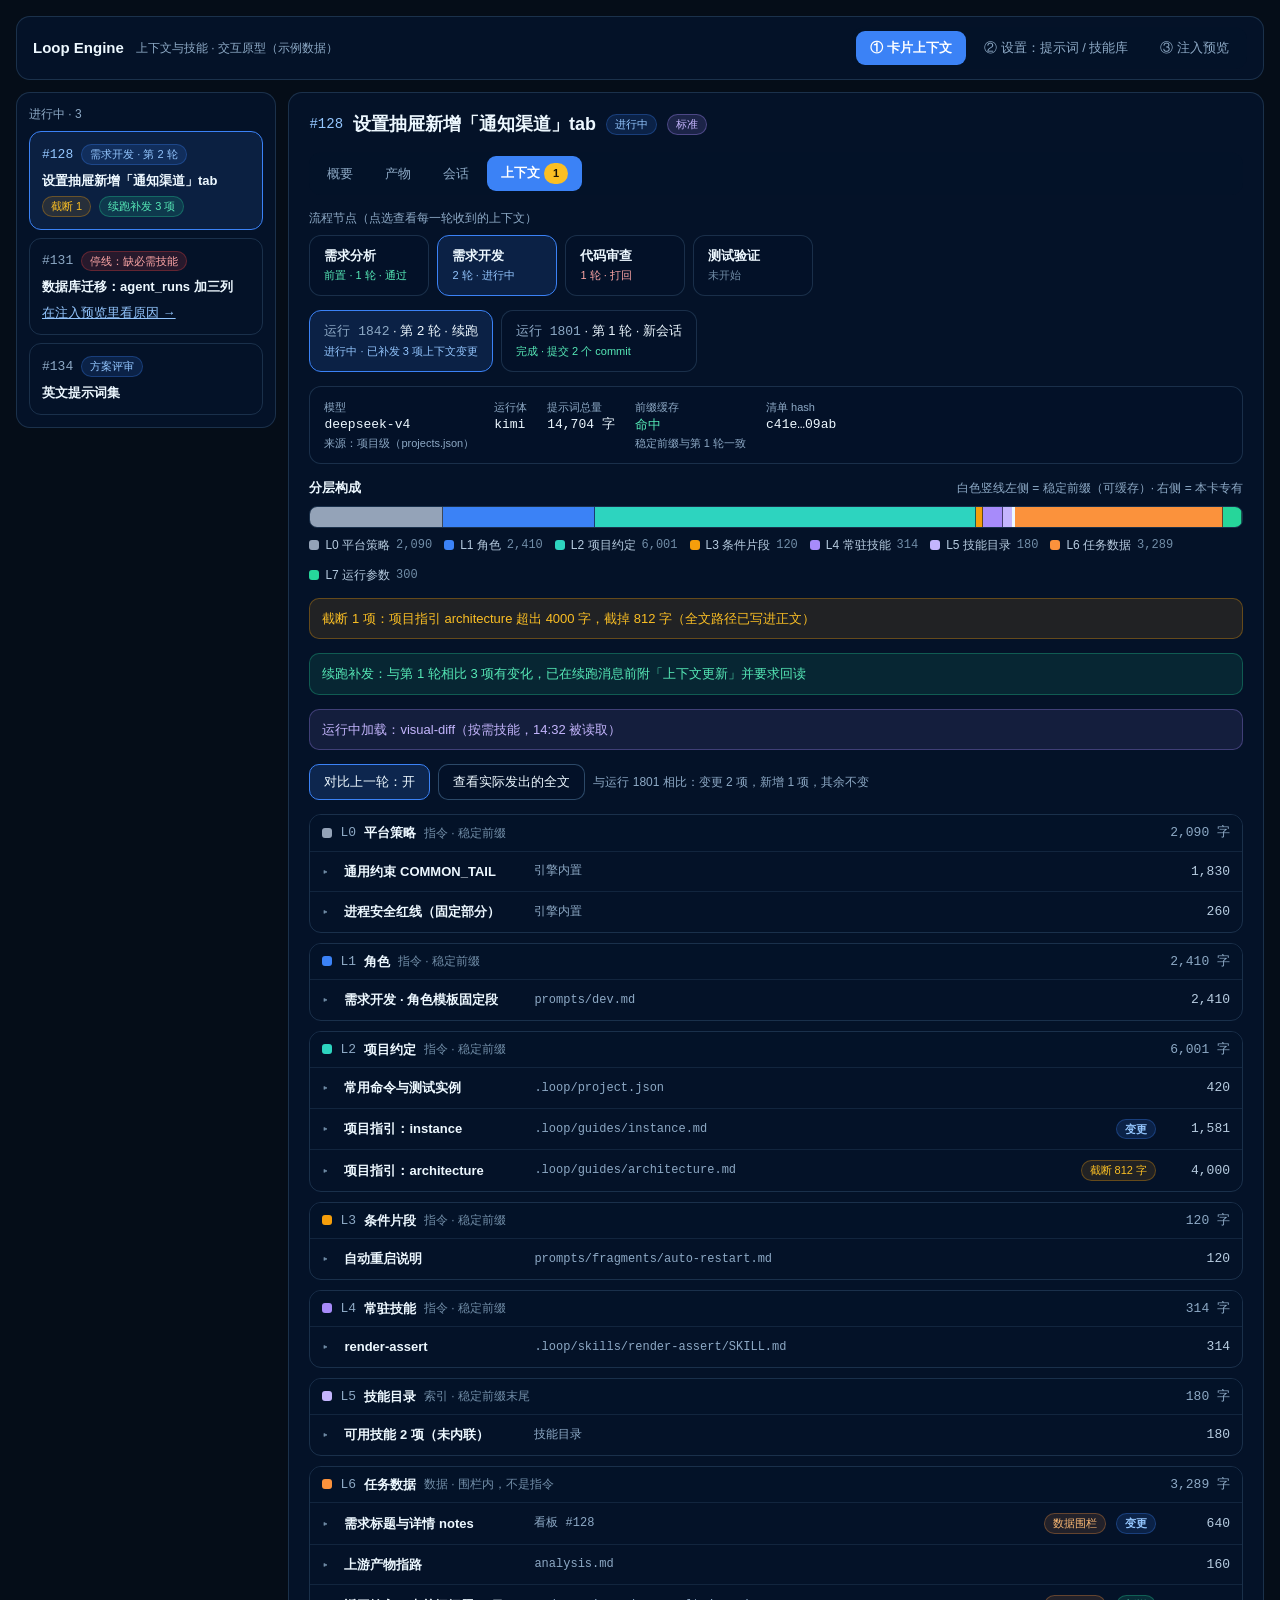
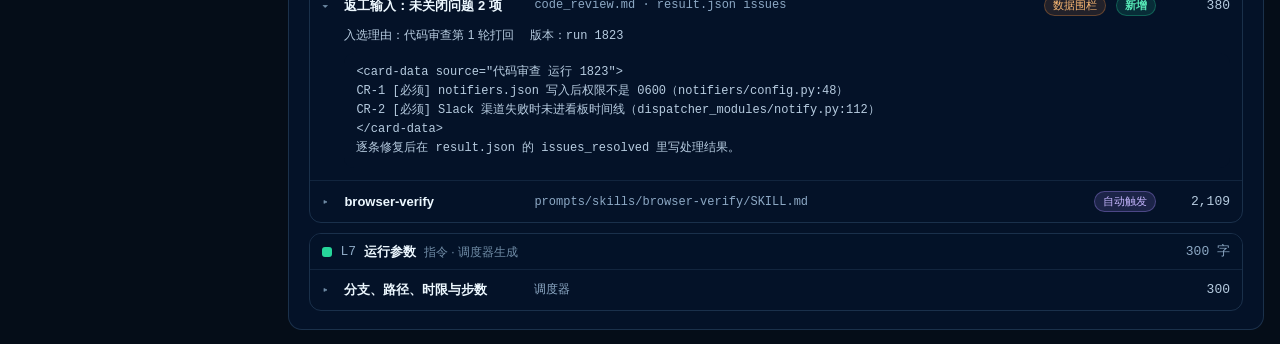
<file: docs/design/context-prototype.html>
<!doctype html>
<html lang="zh-CN">
<head>
<meta charset="utf-8">
<meta name="viewport" content="width=device-width, initial-scale=1">
<title>Loop Engine 上下文与技能原型</title>
<style>
:root{
  --bg:#050d18;--glass:rgba(5,22,48,.72);--strong:rgba(4,18,40,.9);--surface:#041228;
  --bd:rgba(141,203,255,.16);--bd2:rgba(141,203,255,.3);--text:#edf8ff;--t2:#b7cce0;--muted:#8da9c5;--t3:#718da7;
  --accent:#3b82f6;--ok:#56e9b7;--warn:#fbbf24;--bad:#fca5a5;--info:#93c5fd;
  --L0:#94a3b8;--L1:#3b82f6;--L2:#2dd4bf;--L3:#f59e0b;--L4:#a78bfa;--L5:#c4b5fd;--L6:#fb923c;--L7:#26d69a;
}
*{box-sizing:border-box}
body{margin:0;background:var(--bg);color:var(--text);font:13px/1.5 -apple-system,BlinkMacSystemFont,"PingFang SC","Microsoft YaHei",sans-serif}
a{color:var(--info)}
.mono{font-family:ui-monospace,SFMono-Regular,Menlo,Consolas,monospace}
.page{max-width:1440px;margin:0 auto;padding:16px;display:flex;flex-direction:column;gap:12px}
.glass{border:1px solid var(--bd);border-radius:14px;background:var(--glass)}
.top{display:flex;flex-wrap:wrap;align-items:center;gap:12px;padding:10px 16px}
.brand{font-size:15px;font-weight:600}
.spacer{flex:1 1 auto}
.note{color:var(--muted);font-size:12px}
.seg{display:inline-flex;flex-wrap:wrap;gap:4px;padding:4px;border-radius:12px;background:var(--strong)}
.seg button{appearance:none;border:0;background:transparent;color:var(--muted);font:inherit;padding:7px 14px;min-height:34px;border-radius:9px;cursor:pointer}
.seg button.on{background:var(--accent);color:#fff;font-weight:600}
.btn{appearance:none;border:1px solid var(--bd2);background:var(--strong);color:var(--text);border-radius:10px;padding:0 14px;min-height:36px;font:inherit;cursor:pointer}
.btn:hover{border-color:var(--accent)}.btn.primary{background:var(--accent);border-color:var(--accent)}
.btn[disabled]{opacity:.5;cursor:default}.btn.on{border-color:var(--accent);background:rgba(59,130,246,.18)}
.pick{appearance:none;text-align:left;font:inherit;color:inherit;cursor:pointer;padding:10px 14px;border-radius:12px;border:1px solid var(--bd);background:var(--strong)}
.pick.on{border-color:var(--accent);background:rgba(59,130,246,.14)}
.pill{display:inline-block;font-size:11px;padding:1px 8px;border-radius:999px;border:1px solid transparent;white-space:nowrap}
.p-warn{background:rgba(245,158,11,.12);color:var(--warn);border-color:rgba(245,158,11,.32)}
.p-ok{background:rgba(38,214,154,.14);color:var(--ok);border-color:rgba(38,214,154,.3)}
.p-info{background:rgba(59,130,246,.15);color:var(--info);border-color:rgba(59,130,246,.3)}
.p-bad{background:rgba(239,68,68,.15);color:var(--bad);border-color:rgba(239,68,68,.3)}
.p-fence{background:rgba(251,146,60,.12);color:#fdba74;border-color:rgba(251,146,60,.3)}
.p-violet{background:rgba(167,139,250,.15);color:#c4b5fd;border-color:rgba(167,139,250,.35)}
.p-teal{background:rgba(45,212,191,.12);color:#5eead4;border-color:rgba(45,212,191,.32)}
.p-gray{background:rgba(148,163,184,.13);color:#94a3b8}
.banner{padding:10px 12px;border-radius:10px;border:1px solid}
.b-warn{background:rgba(245,158,11,.12);border-color:rgba(245,158,11,.32);color:var(--warn)}
.b-ok{background:rgba(38,214,154,.10);border-color:rgba(38,214,154,.3);color:var(--ok)}
.b-info{background:rgba(59,130,246,.10);border-color:rgba(59,130,246,.3);color:var(--info)}
.b-violet{background:rgba(167,139,250,.10);border-color:rgba(167,139,250,.3);color:#c4b5fd}
.b-bad{background:rgba(239,68,68,.12);border-color:rgba(239,68,68,.3);color:var(--bad)}
.row{display:flex;flex-wrap:wrap;gap:8px;align-items:center}
.col{display:flex;flex-direction:column;gap:8px}
.split{display:flex;flex-wrap:wrap;gap:12px;align-items:flex-start}
.side{flex:1 1 260px;max-width:320px;min-width:0;padding:12px}
.main{flex:999 1 560px;min-width:0;padding:18px 20px;display:flex;flex-direction:column;gap:14px}
.card{padding:12px;border-radius:12px;border:1px solid var(--bd);display:flex;flex-direction:column;gap:6px}
.card.on{border-color:var(--accent);background:rgba(59,130,246,.12)}
.stats{display:flex;flex-wrap:wrap;gap:20px;padding:12px 14px;border-radius:12px;background:var(--strong);border:1px solid var(--bd)}
.stats .k{color:var(--muted);font-size:11px}
.bar{display:flex;height:22px;border-radius:8px;overflow:hidden;border:1px solid var(--bd)}
.bar div{height:100%;border-right:1px solid rgba(5,13,24,.6)}
.bar div.cut{border-right:3px solid var(--text)}
.dot{display:inline-block;width:10px;height:10px;border-radius:3px;flex:none}
.group{border:1px solid var(--bd);border-radius:12px;overflow:hidden}
.ghead{display:flex;align-items:center;gap:8px;padding:8px 12px;background:var(--strong)}
.item{border-top:1px solid rgba(141,203,255,.1)}
.item>button{appearance:none;width:100%;border:0;background:transparent;color:inherit;font:inherit;text-align:left;cursor:pointer;display:flex;flex-wrap:wrap;align-items:center;gap:10px;padding:10px 12px}
.item>button:hover{background:rgba(59,130,246,.06)}
.src{color:var(--muted);font-size:12px;flex:1 1 200px;min-width:0;overflow:hidden;text-overflow:ellipsis;white-space:nowrap}
.num{color:var(--t2);width:64px;text-align:right}
.detail{padding:0 12px 12px 34px;display:flex;flex-direction:column;gap:8px}
pre{margin:0;padding:10px 12px;border-radius:10px;background:var(--surface);color:var(--t2);font:12px/1.6 ui-monospace,Menlo,Consolas,monospace;white-space:pre-wrap}
.field{border:1px solid var(--bd2);background:var(--surface);color:var(--text);border-radius:10px;padding:8px 10px;font:inherit;min-height:36px;width:100%}
textarea.field{resize:vertical}
label.lbl{display:flex;flex-direction:column;gap:6px}
label.lbl>span{color:var(--muted);font-size:12px}
.chip{appearance:none;font:inherit;cursor:pointer;padding:6px 12px;min-height:34px;border-radius:999px;border:1px solid var(--bd2);background:transparent;color:var(--muted)}
.chip.on{border-color:var(--accent);background:rgba(59,130,246,.15);color:#bfdbfe}
.act{appearance:none;font:inherit;color:inherit;cursor:pointer;text-align:left;padding:8px 12px;border-radius:10px;border:1px solid var(--bd);background:transparent}
.tablebox{overflow-x:auto;border:1px solid var(--bd);border-radius:12px}
table{border-collapse:collapse;width:100%;min-width:900px}
th,td{padding:8px}
thead tr{background:var(--strong)}
th{color:var(--muted);font-weight:500}
tbody tr{border-top:1px solid rgba(141,203,255,.1)}
.cell{appearance:none;font:inherit;cursor:pointer;width:76px;min-height:36px;border-radius:8px;border:1px dashed rgba(141,203,255,.2);background:transparent;color:var(--t3)}
.cell.p-info{background:rgba(59,130,246,.15);color:var(--info);border-color:rgba(59,130,246,.35)}.cell.p-violet{background:rgba(167,139,250,.15);color:#c4b5fd;border-color:rgba(167,139,250,.35)}.cell.p-teal{background:rgba(45,212,191,.12);color:#5eead4;border-color:rgba(45,212,191,.32)}.cell.p-warn{background:rgba(245,158,11,.12);color:var(--warn);border-color:rgba(245,158,11,.32)}
.empty{padding:28px;border-radius:12px;border:1px dashed var(--bd2);color:var(--t2);display:flex;flex-direction:column;gap:10px;align-items:flex-start}
.vh{position:absolute;left:-9999px}
.legend{display:flex;flex-wrap:wrap;gap:12px;font-size:12px;color:var(--t2)}
.legend span{display:inline-flex;align-items:center;gap:6px}
</style>
</head>
<body>
<div class="page">
  <header class="glass top">
    <span class="brand">Loop Engine</span>
    <span class="note">上下文与技能 · 交互原型（示例数据）</span>
    <span class="spacer"></span>
    <nav class="seg" aria-label="原型画面" id="screens"></nav>
  </header>
  <div id="app"></div>
</div>
<script>
(function () {
'use strict';
var esc = function (s) { return String(s == null ? '' : s).replace(/[&<>"']/g, function (c) { return { '&': '&amp;', '<': '&lt;', '>': '&gt;', '"': '&quot;', "'": '&#39;' }[c]; }); };
var fmt = function (n) { return Number(n).toLocaleString('zh-CN'); };

var LAYERS = {
  L0: { name: '平台策略', nature: '指令 · 稳定前缀' },
  L1: { name: '角色', nature: '指令 · 稳定前缀' },
  L2: { name: '项目约定', nature: '指令 · 稳定前缀' },
  L3: { name: '条件片段', nature: '指令 · 稳定前缀' },
  L4: { name: '常驻技能', nature: '指令 · 稳定前缀' },
  L5: { name: '技能目录', nature: '索引 · 稳定前缀末尾' },
  L6: { name: '任务数据', nature: '数据 · 围栏内，不是指令' },
  L7: { name: '运行参数', nature: '指令 · 调度器生成' }
};
var ORDER = ['L0', 'L1', 'L2', 'L3', 'L4', 'L5', 'L6', 'L7'];
var ROLES = [['analysis', '需求分析'], ['tech', '技术方案'], ['tech_review', '方案评审'], ['dev', '需求开发'], ['code_review', '代码审查'], ['accept', '测试验证'], ['merge_resolve', '冲突解决']];
var roleName = function (id) { for (var i = 0; i < ROLES.length; i++) if (ROLES[i][0] === id) return ROLES[i][1]; return id; };

var state = {
  screen: (location.hash || '#context').slice(1),
  ctx: { node: 'dev', run: 1842, open: 'rework', diff: true, full: false },
  sk: { sel: 'browser-verify', view: 'list', scope: 'all', q: '', act: {}, roles: {}, matrix: {
    'browser-verify': { dev: 'auto', accept: 'auto' }, 'render-assert': { dev: 'always' },
    'visual-diff': { dev: 'on_demand', accept: 'on_demand' }, 'db-migration': { dev: 'manual' },
    'api-contract': { tech: 'on_demand', code_review: 'on_demand' }, 'release-notes': { accept: 'manual' } } },
  pv: { project: 'req-board', role: 'dev', card: '128', draft: false },
  st: 'prompts',
  pp: { sel: 'common', diff: false, three: false, draft: {}, saved: {}, status: {} }
};
if (state.screen === 'skills-matrix') { state.screen = 'skills'; state.st = 'skills'; state.sk.view = 'matrix'; }
else if (state.screen === 'skills') { state.st = 'skills'; }
else if (state.screen === 'prompts') { state.screen = 'skills'; state.st = 'prompts'; }
else if (state.screen === 'prompts-dev') { state.screen = 'skills'; state.st = 'prompts'; state.pp.sel = 'role-dev'; state.pp.three = true; }
if (['context', 'skills', 'preview'].indexOf(state.screen) < 0) state.screen = 'context';

/* ---------------- ① 卡片上下文：示例数据 ---------------- */
var I = {
  tail: { id: 'tail', layer: 'L0', name: '通用约束 COMMON_TAIL', src: '引擎内置', why: '所有角色', chars: 1830, ver: 'c2f1a9', ex: '工作约束：\n1. 时间：本次运行有每轮时限（具体分钟数见文末卡片输入）……\n3. 结束前把结果 JSON 写入 result.json ……' },
  redline: { id: 'redline', layer: 'L0', name: '进程安全红线（固定部分）', src: '引擎内置', why: '所有角色', chars: 260, ver: '41be07', ex: '禁止 kill / killpg / pkill 自己的 ACP 驱动进程及其进程组……' },
  cmds: { id: 'cmds', layer: 'L2', name: '常用命令与测试实例', src: '.loop/project.json', why: '项目清单', chars: 420, ver: 'a9a99e3 · 0d77c1', ex: '项目约定（req-board，来源 .loop/project.json；与通用说明不一致时以此为准）：\n- 常用命令：全量测试 `.venv/bin/python -m pytest -q tests` ……' },
  inst: { id: 'guide-instance', layer: 'L2', name: '项目指引：instance', src: '.loop/guides/instance.md', why: 'roles 未限定 = 全部角色', chars: 1581, ver: 'e5b1b71 · 5d1c0a', ex: '【项目指引：instance】\n测试实例只用 scripts/test_instance.sh 起停……' },
  arch: { id: 'guide-arch', layer: 'L2', name: '项目指引：architecture', src: '.loop/guides/architecture.md', why: 'roles 含 dev', chars: 4000, ver: 'e5b1b71 · 9c2e44', ex: '【项目指引：architecture】\n……（第 4000 字处截断）\n全文 4812 字，见 .loop/guides/architecture.md', trunc: true },
  restart: { id: 'frag-restart', layer: 'L3', name: '自动重启说明', src: 'prompts/fragments/auto-restart.md', why: 'when: project.restart 已配置', chars: 120, ver: '3f9a10', ex: '本项目服务由调度器自动重启（done 时按 restart 配方执行并做就绪校验）；todos 不要声明重启类待办。' },
  render: { id: 'skill-render', layer: 'L4', name: 'render-assert', src: '.loop/skills/render-assert/SKILL.md', why: 'always · 项目清单点名 dev', chars: 314, ver: '77ab21', ex: '呈现层断言：读计算样式数值或几何，至少一条可判定断言……' },
  catalog: { id: 'catalog', layer: 'L5', name: '可用技能 2 项（未内联）', src: '技能目录', why: 'on_demand：需要时自行读取', chars: 180, ver: '—', ex: '- visual-diff：参考稿与实现截图逐像素对比（prompts/skills/visual-diff/SKILL.md）\n- db-migration：只用 ALTER TABLE 的迁移写法（.loop/skills/db-migration/SKILL.md）' },
  devRole: { id: 'role-dev', layer: 'L1', name: '需求开发 · 角色模板固定段', src: 'prompts/dev.md', why: '当前节点角色 = 需求开发', chars: 2410, ver: '7d03be', ex: '你是 {project} 项目的开发 agent。\n输入 = 阶段输入 + 评审反馈……' },
  crRole: { id: 'role-cr', layer: 'L1', name: '代码审查 · 角色模板固定段', src: 'prompts/code_review.md', why: '当前节点角色 = 代码审查', chars: 2980, ver: '5a7e19', ex: '你是代码审查 agent，只读……' },
  anaRole: { id: 'role-ana', layer: 'L1', name: '需求分析 · 角色模板固定段', src: 'prompts/analysis.md', why: '前置槽位角色', chars: 2260, ver: 'b81c3d', ex: '你是需求分析 agent，只读……' },
  notes: { id: 'notes', layer: 'L6', name: '需求标题与详情 notes', src: '看板 #128', why: '本卡', chars: 640, ver: 'rev 4', ex: '<card-data source="看板 #128 notes">\n设置抽屉「飞书机器人」改为「通知渠道」，新增 Webhook 与 Slack……\n</card-data>', fence: true },
  upstream: { id: 'upstream', layer: 'L6', name: '上游产物指路', src: 'analysis.md', why: '前置节点产物', chars: 160, ver: '—', ex: '阶段输入：需求分析 → ~/.req-board/artifacts/req-board/req-128/analysis.md' },
  browser: { id: 'skill-browser', layer: 'L6', name: 'browser-verify', src: 'prompts/skills/browser-verify/SKILL.md', why: 'auto：技术方案列出 static/board/50-settings-drawer.js，命中 static/**', chars: 2109, ver: '1e8d52', ex: '浏览器验证（自测报告必须单列「浏览器验证」小节）……', auto: true },
  rework: { id: 'rework', layer: 'L6', name: '返工输入：未关闭问题 2 项', src: 'code_review.md · result.json issues', why: '代码审查第 1 轮打回', chars: 380, ver: 'run 1823', ex: '<card-data source="代码审查 运行 1823">\nCR-1 [必须] notifiers.json 写入后权限不是 0600（notifiers/config.py:48）\nCR-2 [必须] Slack 渠道失败时未进看板时间线（dispatcher_modules/notify.py:112）\n</card-data>\n逐条修复后在 result.json 的 issues_resolved 里写处理结果。', fence: true },
  diffPtr: { id: 'diff', layer: 'L6', name: '开发分支 diff 指路', src: 'diff.patch', why: '审查对象', chars: 140, ver: '—', ex: '待审 diff：~/.req-board/artifacts/req-board/req-128/diff.patch' },
  contract: { id: 'contract', layer: 'L7', name: '前置契约：推荐流程与仓库', src: 'PRE_SLOT_CONTRACT', why: '卡片处于前置阶段', chars: 520, ver: '2d40aa', ex: '输出 suggested_flow（quick / standard / heavy）与 repos……' }
};
var params = function (steps) { return { id: 'params', layer: 'L7', name: '分支、路径、时限与步数', src: '调度器', why: '本次运行', chars: 300, ver: '—', ex: '分支：f-20261105-128\n产物目录：~/.req-board/artifacts/req-board/req-128/\n运行参数：本次运行 240 分钟时限；步数上限 ' + steps + ' 步' }; };
var mark = function (arr, ch) { return arr.map(function (x) { var y = {}; for (var k in x) y[k] = x[k]; y.diff = (ch && ch[x.id]) || 'same'; return y; }); };
var TRUNC = { tone: 'warn', text: '截断 1 项：项目指引 architecture 超出 4000 字，截掉 812 字（全文路径已写进正文）' };
var RUNS = {
  analysis: [{ id: 1790, label: '第 1 轮', kind: '新会话', result: '通过 · 推荐 标准流程', tone: 'ok', model: 'deepseek-v4', modelSrc: '角色级（flows.json）', runtime: 'kimi', cache: '未命中', cacheOk: false, cacheNote: '本项目首次运行 analysis', hash: '3b0e…71c2', prev: null,
    items: mark([I.tail, I.redline, I.anaRole, I.cmds, I.inst, I.restart, I.catalog, I.notes, I.contract, params(400)]), warnings: [] }],
  dev: [
    { id: 1842, label: '第 2 轮', kind: '续跑', result: '进行中 · 已补发 3 项上下文变更', tone: 'run', model: 'deepseek-v4', modelSrc: '项目级（projects.json）', runtime: 'kimi', cache: '命中', cacheOk: true, cacheNote: '稳定前缀与第 1 轮一致', hash: 'c41e…09ab', prev: 1801,
      items: mark([I.tail, I.redline, I.devRole, I.cmds, I.inst, I.arch, I.restart, I.render, I.catalog, I.notes, I.upstream, I.rework, I.browser, params(1000)], { 'guide-instance': 'changed', notes: 'changed', rework: 'added' }),
      warnings: [TRUNC, { tone: 'ok', text: '续跑补发：与第 1 轮相比 3 项有变化，已在续跑消息前附「上下文更新」并要求回读' }, { tone: 'violet', text: '运行中加载：visual-diff（按需技能，14:32 被读取）' }] },
    { id: 1801, label: '第 1 轮', kind: '新会话', result: '完成 · 提交 2 个 commit', tone: 'ok', model: 'deepseek-v4', modelSrc: '项目级（projects.json）', runtime: 'kimi', cache: '未命中', cacheOk: false, cacheNote: 'dev 角色模板 7d03be 首次使用', hash: '8f22…5d10', prev: null,
      items: mark([I.tail, I.redline, I.devRole, I.cmds, I.inst, I.arch, I.restart, I.render, I.catalog, I.notes, I.upstream, I.browser, params(1000)]), warnings: [TRUNC] }
  ],
  code_review: [{ id: 1823, label: '第 1 轮', kind: '新会话', result: '打回 · 2 个必须修改的问题', tone: 'bad', model: 'deepseek-v4-pro', modelSrc: '角色级（flows.json）', runtime: 'kimi', cache: '命中', cacheOk: true, cacheNote: '与上一张卡的代码审查前缀一致', hash: '61d7…aa30', prev: null,
    items: mark([I.tail, I.redline, I.crRole, I.cmds, I.inst, I.arch, I.restart, I.render, I.catalog, I.notes, I.diffPtr, I.browser, params(500)]), warnings: [TRUNC] }],
  accept: []
};
var NODES = [
  { key: 'analysis', name: '需求分析', sub: '前置 · 1 轮 · 通过', color: 'var(--ok)' },
  { key: 'dev', name: '需求开发', sub: '2 轮 · 进行中', color: 'var(--info)' },
  { key: 'code_review', name: '代码审查', sub: '1 轮 · 打回', color: 'var(--bad)' },
  { key: 'accept', name: '测试验证', sub: '未开始', color: 'var(--t3)' }
];

function stackBar(groups, total) {
  var last = -1;
  groups.forEach(function (g, i) { if (g.tag !== 'L6' && g.tag !== 'L7') last = i; });
  return '<div class="bar" role="img" aria-label="各层字数占比">' + groups.map(function (g, i) {
    return '<div class="' + (i === last ? 'cut' : '') + '" style="width:' + (g.sum / total * 100).toFixed(2) + '%;background:var(--' + g.tag + ')" title="' + esc(g.tag + ' ' + LAYERS[g.tag].name + '：' + fmt(g.sum) + ' 字') + '"></div>';
  }).join('') + '</div>';
}
function groupItems(items) {
  var out = [];
  ORDER.forEach(function (k) {
    var its = items.filter(function (x) { return x.layer === k; });
    if (its.length) out.push({ tag: k, items: its, sum: its.reduce(function (a, x) { return a + x.chars; }, 0) });
  });
  return out;
}

function renderContext() {
  var c = state.ctx;
  var runs = RUNS[c.node] || [];
  var run = runs.filter(function (r) { return r.id === c.run; })[0] || runs[0];
  var h = '<div class="split">';
  h += '<aside class="glass side col"><div class="note">进行中 · 3</div>' +
    '<div class="card on"><div class="row"><span class="mono" style="color:var(--info)">#128</span><span class="pill p-info">需求开发 · 第 2 轮</span></div><b>设置抽屉新增「通知渠道」tab</b><div class="row"><span class="pill p-warn">截断 1</span><span class="pill p-ok">续跑补发 3 项</span></div></div>' +
    '<div class="card"><div class="row"><span class="mono" style="color:var(--muted)">#131</span><span class="pill p-bad">停线：缺必需技能</span></div><b>数据库迁移：agent_runs 加三列</b><a href="#preview" data-act="goPreview131">在注入预览里看原因 →</a></div>' +
    '<div class="card"><div class="row"><span class="mono" style="color:var(--muted)">#134</span><span class="pill p-info">方案评审</span></div><b>英文提示词集</b></div></aside>';
  h += '<main class="glass main">';
  h += '<div class="row" style="gap:10px"><span class="mono" style="color:var(--info);font-size:14px">#128</span><h1 style="margin:0;font-size:18px">设置抽屉新增「通知渠道」tab</h1><span class="pill p-info">进行中</span><span class="pill p-violet">标准</span></div>';
  h += '<div class="seg" aria-label="详情分页"><button>概要</button><button>产物</button><button>会话</button><button class="on">上下文 <span class="pill" style="background:var(--warn);color:#1a1205">1</span></button></div>';
  h += '<section class="col"><div class="note">流程节点（点选查看每一轮收到的上下文）</div><div class="row">' + NODES.map(function (n) {
    return '<button class="pick' + (n.key === c.node ? ' on' : '') + '" data-act="node" data-arg="' + n.key + '" style="min-width:120px"><b>' + esc(n.name) + '</b><br><span style="font-size:11px;color:' + n.color + '">' + esc(n.sub) + '</span></button>';
  }).join('') + '</div></section>';
  if (!run) {
    h += '<div class="empty"><div>「测试验证」尚未运行。</div><button class="btn" data-act="screen" data-arg="preview">在注入预览里看它将收到什么 →</button></div></main></div>';
    return h;
  }
  var toneColor = { ok: 'var(--ok)', run: 'var(--info)', bad: 'var(--bad)' };
  h += '<div class="row">' + runs.map(function (r) {
    return '<button class="pick' + (r.id === run.id ? ' on' : '') + '" data-act="run" data-arg="' + r.id + '"><span class="mono" style="color:var(--muted)">运行 ' + r.id + '</span> · ' + esc(r.label) + ' · ' + esc(r.kind) + '<br><span style="font-size:11px;color:' + toneColor[r.tone] + '">' + esc(r.result) + '</span></button>';
  }).join('') + '</div>';
  var total = run.items.reduce(function (a, x) { return a + x.chars; }, 0);
  h += '<div class="stats"><div><div class="k">模型</div><div class="mono">' + esc(run.model) + '</div><div class="k">来源：' + esc(run.modelSrc) + '</div></div>' +
    '<div><div class="k">运行体</div><div class="mono">' + esc(run.runtime) + '</div></div>' +
    '<div><div class="k">提示词总量</div><div class="mono">' + fmt(total) + ' 字</div></div>' +
    '<div><div class="k">前缀缓存</div><div style="color:' + (run.cacheOk ? 'var(--ok)' : 'var(--warn)') + '">' + esc(run.cache) + '</div><div class="k">' + esc(run.cacheNote) + '</div></div>' +
    '<div><div class="k">清单 hash</div><div class="mono">' + esc(run.hash) + '</div></div></div>';
  var groups = groupItems(run.items);
  h += '<div class="col"><div class="row" style="justify-content:space-between"><b>分层构成</b><span class="note">白色竖线左侧 = 稳定前缀（可缓存）· 右侧 = 本卡专有</span></div>' + stackBar(groups, total) +
    '<div class="legend">' + groups.map(function (g) { return '<span><i class="dot" style="background:var(--' + g.tag + ')"></i>' + g.tag + ' ' + esc(LAYERS[g.tag].name) + ' <span class="mono" style="color:var(--t3)">' + fmt(g.sum) + '</span></span>'; }).join('') + '</div></div>';
  h += run.warnings.map(function (w) { return '<div class="banner b-' + w.tone + '">' + esc(w.text) + '</div>'; }).join('');
  var diffOn = c.diff && !!run.prev;
  var changed = run.items.filter(function (x) { return x.diff === 'changed'; }).length;
  var added = run.items.filter(function (x) { return x.diff === 'added'; }).length;
  h += '<div class="row"><button class="btn' + (diffOn ? ' on' : '') + '" data-act="diff"' + (run.prev ? '' : ' disabled') + '>' + (run.prev ? (diffOn ? '对比上一轮：开' : '对比上一轮：关') : '首轮，无可对比') + '</button>' +
    '<button class="btn" data-act="full">' + (c.full ? '返回分层列表' : '查看实际发出的全文') + '</button>' +
    (diffOn ? '<span class="note">与运行 ' + run.prev + ' 相比：变更 ' + changed + ' 项，新增 ' + added + ' 项，其余不变</span>' : '') + '</div>';
  if (c.full) {
    h += '<div class="col" style="padding:14px;border-radius:12px;border:1px solid var(--bd);background:var(--surface)"><div class="note">实际发出的提示词（prompt.txt），按层着色标注；示例节选</div>' +
      run.items.map(function (x) { return '<div class="col" style="gap:4px"><span class="pill" style="align-self:flex-start;color:#050d18;background:var(--' + x.layer + ')">' + x.layer + ' · ' + esc(x.name) + '</span><pre style="padding:0;background:none;color:#d6e6f5">' + esc(x.ex) + '</pre></div>'; }).join('') + '</div>';
  } else {
    h += '<div class="col" style="gap:10px">' + groups.map(function (g) {
      return '<div class="group"><div class="ghead"><i class="dot" style="background:var(--' + g.tag + ')"></i><span class="mono" style="color:var(--muted)">' + g.tag + '</span><b>' + esc(LAYERS[g.tag].name) + '</b><span class="note" style="color:var(--t3)">' + esc(LAYERS[g.tag].nature) + '</span><span class="spacer"></span><span class="mono" style="color:var(--muted)">' + fmt(g.sum) + ' 字</span></div>' +
        g.items.map(function (x) {
          var open = c.open === x.id;
          var b = '';
          if (x.trunc) b += '<span class="pill p-warn">截断 812 字</span>';
          if (x.fence) b += '<span class="pill p-fence">数据围栏</span>';
          if (x.auto) b += '<span class="pill p-violet">自动触发</span>';
          if (diffOn && x.diff !== 'same') b += '<span class="pill ' + (x.diff === 'added' ? 'p-ok' : 'p-info') + '" style="font-weight:600">' + (x.diff === 'added' ? '新增' : '变更') + '</span>';
          return '<div class="item"><button data-act="open" data-arg="' + x.id + '" aria-expanded="' + open + '"><span style="color:var(--t3);width:12px">' + (open ? '▾' : '▸') + '</span><b style="min-width:180px">' + esc(x.name) + '</b><span class="mono src">' + esc(x.src) + '</span>' + b + '<span class="mono num">' + fmt(x.chars) + '</span></button>' +
            (open ? '<div class="detail"><div class="row" style="gap:16px;font-size:12px;color:var(--t2)"><span>入选理由：' + esc(x.why) + '</span><span>版本：<span class="mono">' + esc(x.ver) + '</span></span></div><pre>' + esc(x.ex) + '</pre></div>' : '') + '</div>';
        }).join('') + '</div>';
    }).join('') + '</div>';
  }
  return h + '</main></div>';
}

/* ---------------- ② 技能库 ---------------- */
var ACT = {
  always: { label: '始终', hint: '角色匹配就内联正文', cls: 'p-info' },
  auto: { label: '自动', hint: '命中路径或关键词时内联', cls: 'p-violet' },
  on_demand: { label: '按需', hint: '只进目录，agent 自取', cls: 'p-teal' },
  manual: { label: '手动', hint: '卡片 notes 点名才加载', cls: 'p-warn' }
};
var SKILLS = [
  { name: 'browser-verify', scope: 'global', path: 'prompts/skills/browser-verify/SKILL.md', act: 'auto', roles: ['dev', 'accept'], status: '启用', uses: 41, chars: 2109, passWith: '78%', passWithout: '64%', statNote: '样本 41 次，仅作参考信号', paths: 'static/**, templates/**', keywords: '页面, 样式, 浏览器', required: false,
    desc: '改了 HTML/JS/CSS 或页面行为时使用：浏览器级验证的做法，以及自测报告「浏览器验证」小节的写法。',
    body: '浏览器验证（自测报告必须单列「浏览器验证」小节）：\n浏览器端改动必须单列「浏览器验证」小节：单元测试、curl 端到端、JS 语法检查都不构成浏览器级验证……',
    lint: [['ok', '名称合法'], ['ok', '描述 52 字'], ['ok', '正文 2109 字，未超 4000'], ['ok', '不含单个项目的专有内容']], alerts: [] },
  { name: 'render-assert', scope: 'project', path: '.loop/skills/render-assert/SKILL.md', act: 'always', roles: ['dev'], status: '启用', uses: 63, chars: 314, passWith: '81%', passWithout: '—', statNote: '始终加载，没有对照组', paths: '', keywords: '', required: false,
    desc: '呈现层改动的可判定断言：读计算样式数值或几何，不写「显示正确」。', body: '呈现层断言：读计算样式数值或几何，至少一条可判定断言……',
    lint: [['ok', '名称合法'], ['ok', '描述 31 字'], ['ok', '正文 314 字']], alerts: [['info', '项目 req-board 的同名技能，覆盖全局版本']] },
  { name: 'visual-diff', scope: 'global', path: 'prompts/skills/visual-diff/SKILL.md', act: 'on_demand', roles: ['dev', 'accept'], status: '启用', uses: 6, chars: 3420, passWith: '—', passWithout: '—', statNote: '样本 6 次，不足 20 次不给结论', paths: '', keywords: '', required: false,
    desc: '视觉还原类需求：参考稿与实现截图逐像素对比，输出差异区域与数值。', body: '视觉对比：\n1. 用项目约定的测试实例截图……',
    lint: [['ok', '名称合法'], ['ok', '描述 33 字'], ['ok', '附属文件 references/thresholds.md 存在']], alerts: [] },
  { name: 'db-migration', scope: 'project', path: '.loop/skills/db-migration/SKILL.md', act: 'manual', roles: ['dev'], status: '启用', uses: 2, chars: 0, passWith: '—', passWithout: '—', statNote: '样本 2 次', paths: '', keywords: '', required: true,
    desc: '只用 ALTER TABLE 的迁移写法，存量行保持 NULL，不删表重建。', body: '（主干上找不到此文件）',
    lint: [['bad', '文件缺失：主干 .loop/skills/db-migration/SKILL.md 不存在'], ['ok', '名称合法']], alerts: [['bad', '必需技能缺失：卡片 #131 已停线等待处理。补上文件或取消「必需」后，把卡片改回待开发即可继续。']] },
  { name: 'api-contract', scope: 'global', path: 'prompts/skills/api-contract/SKILL.md', act: 'on_demand', roles: ['tech', 'code_review'], status: '草稿', uses: 0, chars: 1880, passWith: '—', passWithout: '—', statNote: '草稿只在注入预览里可试用，不进真实会话', paths: '', keywords: '', required: false,
    desc: '改 REST 接口时核对 docs/api.md 与实际路由、字段是否一致。', body: '接口契约核对：\n1. 列出本次改动涉及的路由……',
    lint: [['ok', '名称合法'], ['warn', '描述里出现「docs/api.md」，全局技能应避免写单个项目的路径']], alerts: [['info', '草稿：发布前不会进入任何真实会话']] },
  { name: 'release-notes', scope: 'global', path: 'prompts/skills/release-notes/SKILL.md', act: 'manual', roles: ['accept'], status: '废弃', uses: 1, chars: 900, passWith: '—', passWithout: '—', statNote: '已废弃', paths: '', keywords: '', required: false,
    desc: '旧版发布说明写法。', body: '……', lint: [['warn', '已废弃但仍被 1 个项目清单点名']], alerts: [['warn', '已废弃：仍被项目 demo-shop 的 skills.accept 引用']] }
];
var STATUS_CLS = { '启用': 'p-ok', '草稿': 'p-violet', '废弃': 'p-gray' };

function renderSkills() {
  var s = state.sk;
  var all = SKILLS.map(function (k) { var y = {}; for (var p in k) y[p] = k[p]; y.act = s.act[k.name] || k.act; y.roles = s.roles[k.name] || k.roles; return y; });
  var q = s.q.trim();
  var vis = all.filter(function (k) { return (s.scope === 'all' || k.scope === s.scope) && (!q || k.name.indexOf(q) >= 0 || k.desc.indexOf(q) >= 0); });
  var h = '<section class="glass main">';
  h += settingsHead('skills');
  h += '<div class="row" style="gap:10px"><label style="flex:1 1 220px;max-width:320px"><span class="vh">搜索技能</span><input id="skq" class="field" placeholder="搜索名称或描述" value="' + esc(s.q) + '"></label>' +
    '<div class="seg">' + [['all', '全部'], ['global', '全局'], ['project', '项目']].map(function (x) { return '<button class="' + (s.scope === x[0] ? 'on' : '') + '" data-act="scope" data-arg="' + x[0] + '">' + x[1] + '</button>'; }).join('') + '</div>' +
    '<span class="spacer"></span><div class="seg">' + [['list', '列表'], ['matrix', '角色 × 技能矩阵']].map(function (x) { return '<button class="' + (s.view === x[0] ? 'on' : '') + '" data-act="view" data-arg="' + x[0] + '">' + x[1] + '</button>'; }).join('') + '</div>' +
    '<button class="btn primary">新建技能</button></div>';
  if (s.view === 'matrix') {
    var CYCLE = ['', 'always', 'auto', 'on_demand', 'manual'];
    h += '<div class="note">点格子循环切换：— → 始终 → 自动 → 按需 → 手动。改动写回技能的 roles / activation，保存前可在注入预览里看效果。</div>';
    h += '<div class="tablebox"><table><thead><tr><th scope="col" style="text-align:left;padding-left:12px">技能</th>' + ROLES.map(function (r) { return '<th scope="col">' + r[1] + '</th>'; }).join('') + '</tr></thead><tbody>' +
      vis.map(function (k) {
        return '<tr><th scope="row" style="text-align:left;padding-left:12px;color:var(--text)"><span class="mono">' + esc(k.name) + '</span> <span class="note">' + (k.scope === 'global' ? '全局' : '项目') + '</span></th>' + ROLES.map(function (r) {
          var v = (s.matrix[k.name] || {})[r[0]] || '';
          var a = ACT[v];
          return '<td style="text-align:center"><button class="cell' + (a ? ' pill ' + a.cls : '') + '" style="' + (a ? 'border-style:solid;border-radius:8px;font-size:13px' : '') + '" data-act="cell" data-arg="' + k.name + '|' + r[0] + '" aria-label="' + esc(k.name + ' 在 ' + r[1] + '：' + (a ? a.label : '未挂载') + '，点击切换') + '">' + (a ? a.label : '—') + '</button></td>';
        }).join('') + '</tr>';
      }).join('') + '</tbody></table></div>';
    void CYCLE;
    return h + '</section>';
  }
  h += '<div class="split" style="gap:14px"><div class="col" style="flex:1 1 340px;max-width:460px;min-width:0;gap:6px">' + vis.map(function (k) {
    var bad = k.lint.some(function (l) { return l[0] === 'bad'; });
    var warn = k.lint.some(function (l) { return l[0] === 'warn'; });
    return '<button class="pick' + (k.name === s.sel ? ' on' : '') + '" style="background:' + (k.name === s.sel ? '' : 'transparent') + '" data-act="sel" data-arg="' + k.name + '">' +
      '<span class="row"><b class="mono">' + esc(k.name) + '</b><span class="pill ' + ACT[k.act].cls + '">' + ACT[k.act].label + '</span><span class="note">' + (k.scope === 'global' ? '全局' : '项目 req-board') + '</span><span class="spacer"></span><span class="pill ' + STATUS_CLS[k.status] + '">' + k.status + '</span></span>' +
      '<span style="display:block;color:var(--t2);font-size:12px;margin:6px 0">' + esc(k.desc) + '</span>' +
      '<span class="row note" style="gap:12px;font-size:11px"><span>' + k.roles.map(roleName).join('、') + '</span><span>近 30 天加载 ' + k.uses + ' 次</span><span style="color:' + (bad ? 'var(--bad)' : warn ? 'var(--warn)' : 'var(--ok)') + '">' + (bad ? '校验失败' : warn ? '有提醒' : '校验通过') + '</span></span></button>';
  }).join('') + (vis.length ? '' : '<div class="note">没有匹配的技能</div>') + '</div>';
  var k = all.filter(function (x) { return x.name === s.sel; })[0] || all[0];
  h += '<div class="col" style="flex:999 1 480px;min-width:0;gap:14px;padding:16px;border-radius:12px;border:1px solid var(--bd);background:var(--strong)">';
  h += '<div class="row" style="gap:10px"><b class="mono" style="font-size:16px">' + esc(k.name) + '</b><span class="note">' + esc(k.path) + '</span><span class="spacer"></span><button class="btn" data-act="screen" data-arg="preview">在注入预览里试用</button><button class="btn primary">保存</button></div>';
  h += k.alerts.map(function (a) { return '<div class="banner b-' + a[0] + '">' + esc(a[1]) + '</div>'; }).join('');
  h += '<label class="lbl"><span>描述（会进技能目录，agent 靠它判断要不要用；≤ 200 字）</span><textarea class="field" rows="2">' + esc(k.desc) + '</textarea></label>';
  h += '<div class="col" style="gap:6px"><span class="note">激活方式</span><div class="row">' + Object.keys(ACT).map(function (id) {
    var on = id === k.act;
    return '<button class="act' + (on ? ' pill ' + ACT[id].cls : '') + '" style="' + (on ? 'font-size:13px;border-radius:10px;padding:8px 12px' : '') + '" data-act="setAct" data-arg="' + k.name + '|' + id + '"><b>' + ACT[id].label + '</b><br><span class="note" style="font-size:11px">' + ACT[id].hint + '</span></button>';
  }).join('') + '</div></div>';
  h += '<div class="col" style="gap:6px"><span class="note">挂载角色（展示名取自 flows.json）</span><div class="row">' + ROLES.map(function (r) {
    var on = k.roles.indexOf(r[0]) >= 0;
    return '<button class="chip' + (on ? ' on' : '') + '" aria-pressed="' + on + '" data-act="role" data-arg="' + k.name + '|' + r[0] + '">' + (on ? '✓ ' : '+ ') + r[1] + '</button>';
  }).join('') + '</div></div>';
  if (k.act === 'auto') h += '<div class="row" style="gap:12px;align-items:stretch"><label class="lbl" style="flex:1 1 240px"><span>命中路径（glob，任一命中即触发）</span><input class="field mono" value="' + esc(k.paths) + '"></label><label class="lbl" style="flex:1 1 240px"><span>命中关键词（标题或 notes）</span><input class="field" value="' + esc(k.keywords) + '"></label></div>';
  h += '<label class="row"><input type="checkbox"' + (k.required ? ' checked' : '') + ' style="width:18px;height:18px"><span>必需：文件缺失或解析失败时停线，不拉会话</span></label>';
  h += '<label class="lbl"><span>正文（SKILL.md，frontmatter 由上面的表单生成）</span><textarea class="field mono" rows="7" style="line-height:1.6">' + esc(k.body) + '</textarea></label>';
  h += '<div class="row" style="gap:12px;align-items:flex-start"><div class="col" style="flex:1 1 260px;gap:6px"><b>校验</b>' + k.lint.map(function (l) {
    return '<span style="color:' + (l[0] === 'ok' ? 'var(--ok)' : l[0] === 'bad' ? 'var(--bad)' : 'var(--warn)') + '">' + (l[0] === 'ok' ? '✓' : l[0] === 'bad' ? '✕' : '!') + ' ' + esc(l[1]) + '</span>';
  }).join('') + '</div><div class="col" style="flex:1 1 260px;gap:6px"><b>使用情况（近 30 天）</b><span>加载 <span class="mono">' + k.uses + '</span> 次 · 平均 <span class="mono">' + fmt(k.chars) + '</span> 字</span><span>加载后节点通过率 <span class="mono">' + k.passWith + '</span> · 未加载 <span class="mono">' + k.passWithout + '</span></span><span class="note">' + esc(k.statNote) + '</span></div></div>';
  return h + '</div></div></section>';
}

/* ---------------- ③ 注入预览 ---------------- */
var PROLE = { analysis: 2260, tech: 1890, tech_review: 2560, dev: 2410, code_review: 2980, accept: 3150, merge_resolve: 1900 };
function buildPreview() {
  var s = state.pv, r = s.role, rb = s.project === 'req-board';
  var out = [], banners = [];
  var add = function (layer, name, src, why, chars, badges) { out.push({ layer: layer, name: name, src: src, why: why, chars: chars, badges: badges || [] }); };
  add('L0', '通用约束 COMMON_TAIL', '引擎内置', '所有角色', 1830);
  add('L0', '进程安全红线（固定部分）', '引擎内置', '所有角色', 260);
  add('L1', roleName(r) + ' · 角色模板固定段', 'prompts/' + r + '.md', '所选角色', PROLE[r]);
  if (rb) {
    add('L2', '常用命令与测试实例', '.loop/project.json', '项目清单', 420);
    add('L2', '项目指引：instance', '.loop/guides/instance.md', 'roles 未限定 = 全部角色', 1581);
    if (['dev', 'tech', 'code_review'].indexOf(r) >= 0) add('L2', '项目指引：architecture', '.loop/guides/architecture.md', 'roles 含 ' + roleName(r), 4000, [['p-warn', '截断 812 字']]);
    if (r === 'dev') add('L3', '自动重启说明', 'prompts/fragments/auto-restart.md', 'when: project.restart 已配置', 120);
    if (r === 'dev') add('L4', 'render-assert', '.loop/skills/render-assert/SKILL.md', 'always · 项目清单点名 dev', 314);
  } else {
    add('L2', '未提供 .loop/project.json 的兜底说明', '引擎内置', '项目没有清单', 380);
    if (r === 'dev' || r === 'accept') add('L3', '仅推分支说明', 'prompts/fragments/branch-only.md', 'when: project.branch_only', 160);
    banners.push(['info', 'demo-shop 没有 .loop/project.json：测试命令、测试实例都显示为「未配置」。到项目设置里生成一份清单模板？']);
  }
  var cat = [];
  if (r === 'dev' || r === 'accept') cat.push('visual-diff');
  if (s.draft && (r === 'tech' || r === 'code_review')) cat.push('api-contract');
  if (cat.length) add('L5', '技能目录：' + cat.join('、'), '技能目录', 'on_demand：需要时自行读取', 90 * cat.length, cat.indexOf('api-contract') >= 0 ? [['p-violet', '草稿 · 仅预览']] : []);
  if (s.draft && !(r === 'tech' || r === 'code_review')) banners.push(['info', '草稿技能 api-contract 只挂在 技术方案、代码审查；当前角色不会收到它。']);
  if (s.card === '128') {
    add('L6', '需求标题与详情 notes', '看板 #128', '所选卡片', 640, [['p-fence', '数据围栏']]);
    if (['dev', 'code_review', 'accept'].indexOf(r) >= 0) add('L6', 'browser-verify', 'prompts/skills/browser-verify/SKILL.md', 'auto：命中 static/**', 2109, [['p-violet', '自动触发']]);
  } else if (s.card === '131') {
    add('L6', '需求标题与详情 notes', '看板 #131', '所选卡片', 520, [['p-fence', '数据围栏']]);
    if (r === 'dev') {
      add('L6', 'db-migration', '.loop/skills/db-migration/SKILL.md', 'manual：notes 写了 skills: db-migration', 0, [['p-bad', '缺失 · 必需']]);
      banners.push(['bad', '这张卡现在拉起会被拦下：必需技能 db-migration 在主干找不到。到技能库补上文件，或取消「必需」。']);
    }
  }
  add('L7', '分支、路径、时限与步数', '调度器', '运行时生成', 300);
  if (r === 'analysis') add('L7', '前置契约：推荐流程与仓库', 'PRE_SLOT_CONTRACT', '前置槽位', 520);
  return { out: out, banners: banners };
}
function renderPreview() {
  var s = state.pv, b = buildPreview();
  var total = b.out.reduce(function (a, x) { return a + x.chars; }, 0) || 1;
  var stable = b.out.filter(function (x) { return x.layer !== 'L6' && x.layer !== 'L7'; }).reduce(function (a, x) { return a + x.chars; }, 0);
  var hsh = 0, key = s.project + s.role + (s.draft ? 'd' : '');
  for (var i = 0; i < key.length; i++) hsh = (hsh * 31 + key.charCodeAt(i)) >>> 0;
  var h = '<section class="glass main">';
  h += '<div class="col" style="gap:4px"><h1 style="margin:0;font-size:18px">这个角色在这个项目会收到什么</h1><div class="note">与调度器用同一个编译器，不拉会话、不花 token。选一张卡可以连任务数据层一起看。</div></div>';
  h += '<div class="row" style="gap:16px;align-items:flex-end">' +
    '<div class="col" style="gap:6px"><span class="note">项目</span><div class="seg">' + ['req-board', 'demo-shop'].map(function (p) { return '<button class="mono' + (s.project === p ? ' on' : '') + '" data-act="pvProject" data-arg="' + p + '">' + p + '</button>'; }).join('') + '</div></div>' +
    '<label class="lbl"><span>角色</span><select id="pvRole" class="field">' + ROLES.map(function (r) { return '<option value="' + r[0] + '"' + (r[0] === s.role ? ' selected' : '') + '>' + r[1] + '</option>'; }).join('') + '</select></label>' +
    '<div class="col" style="gap:6px"><span class="note">卡片（可选）</span><div class="seg">' + [['', '不指定'], ['128', '#128 通知渠道'], ['131', '#131 数据库迁移']].map(function (c) { return '<button class="' + (s.card === c[0] ? 'on' : '') + '" data-act="pvCard" data-arg="' + c[0] + '">' + c[1] + '</button>'; }).join('') + '</div></div>' +
    '<label class="row" style="min-height:36px"><input id="pvDraft" type="checkbox"' + (s.draft ? ' checked' : '') + ' style="width:18px;height:18px"><span>试用草稿技能 <span class="mono">api-contract</span></span></label></div>';
  h += b.banners.map(function (x) { return '<div class="banner b-' + x[0] + '">' + esc(x[1]) + '</div>'; }).join('');
  h += '<div class="stats"><div><div class="k">总量</div><div class="mono" style="font-size:16px">' + fmt(total) + ' 字</div></div><div><div class="k">稳定前缀（可缓存）</div><div class="mono" style="font-size:16px">' + fmt(stable) + ' 字</div></div><div><div class="k">本卡专有</div><div class="mono" style="font-size:16px">' + fmt(total - stable) + ' 字</div></div><div><div class="k">前缀 hash</div><div class="mono" style="font-size:16px">' + hsh.toString(16).slice(0, 4) + '…' + (hsh % 65536).toString(16) + '</div></div></div>';
  h += stackBar(groupItems(b.out), total);
  h += '<div class="group">' + b.out.map(function (x, i) {
    return '<div class="row" style="gap:10px;padding:10px 12px;' + (i ? 'border-top:1px solid rgba(141,203,255,.1)' : '') + '"><i class="dot" style="background:var(--' + x.layer + ')"></i><span class="mono" style="color:var(--muted);width:24px">' + x.layer + '</span><b style="min-width:200px">' + esc(x.name) + '</b><span class="mono src" style="flex:1 1 220px">' + esc(x.src) + '</span><span style="color:var(--t2);font-size:12px;flex:1 1 220px;min-width:0">' + esc(x.why) + '</span><span style="width:120px;display:flex;justify-content:flex-end;gap:4px">' + x.badges.map(function (bd) { return '<span class="pill ' + bd[0] + '">' + esc(bd[1]) + '</span>'; }).join('') + '</span><span class="mono num">' + fmt(x.chars) + '</span></div>';
  }).join('') + '</div>';
  h += '<div class="row"><button class="btn">复制清单 JSON</button><button class="btn">下载完整提示词</button><span class="note">示例数据；正式版由 GET /api/context/preview?project=&amp;role=&amp;req= 返回</span></div>';
  return h + '</section>';
}

/* ---------------- ② 设置 · 提示词 tab ---------------- */
function settingsHead(tab) {
  var t = function (id, label) { return '<button class="' + (tab === id ? 'on' : '') + '" data-act="settab" data-arg="' + id + '">' + label + '</button>'; };
  return '<div class="col" style="gap:2px"><b style="font-size:16px">设置</b><span class="note">页头齿轮打开的「设置」抽屉；前三个 tab 是现有的，「提示词」「技能库」是新增的</span></div>' +
    '<div class="seg" aria-label="设置分页"><button>全局信息</button><button>模型设置</button><button>通知渠道</button>' + t('prompts', '提示词 · 新') + t('skills', '技能库 · 新') + '</div>';
}
var L = function () { return Array.prototype.slice.call(arguments).join('\n'); };
var COMMON_DEFAULT = L(
  '工作约束：',
  '1. 时间：本次运行有每轮时限（具体分钟数见文末卡片输入），超时强制终止；优先最小可用实现，用 `date` 关注实际耗时。',
  '2. 步数：每轮工具调用有步数上限（具体步数见文末卡片输入；调度器强制，达到即取消本轮、只给一次限步收尾）。',
  '4. 结束回合前必须过一遍检查单：没有后台任务；关键验证已在前台跑完；result.json 已写入并回读可解析。',
  '',
  '输出风格：',
  '- 对话回复：结论先行，一般两三百字内；禁止开场白、客套与复述需求；多用 `-` 列表。',
  '- result.json summary：结论 + 验证命令与关键结果，`- ` 列表逐行，一般不超过 10 行。');
var COMMON_OVERRIDE = COMMON_DEFAULT.replace('一般两三百字内；禁止开场白、客套与复述需求；多用 `-` 列表。', '一般一百五十字内；先给结论再给依据；禁止开场白、客套与复述需求。');
var DEV_OLD = L('你是 {project} 项目的开发 agent。', '输入 = 阶段输入 + 评审反馈（具体内容见文末卡片输入），按输入方案（如有）实施，不做方案设计。', '1. 改动严格限于本需求与输入方案划定的范围……', '4. 完成总结必须输出「上线操作」行……');
var DEV_NEW = DEV_OLD + '\n9. 返工时逐条处理「未关闭问题」，在 result.json 的 issues_resolved 里写处理结果。';
var DEV_MINE = DEV_OLD.replace('1. 改动严格限于本需求与输入方案划定的范围……', '1. 改动严格限于本需求与输入方案划定的范围；遇到需要改公共组件时先报 need_confirm。');
var P_GROUPS = [
  { name: '平台策略', layer: 'L0', lock: true, items: [
    { id: 'common', name: '通用约束', file: 'system/common.md', used: '全部 7 个角色 · 所有流程节点', status: 'override', base: 'c2f1a9',
      ph: [], text: COMMON_DEFAULT, mine: COMMON_OVERRIDE,
      locked: ['3. 结束前把结果 JSON 写入 result.json：{"status": "done|blocked|need_confirm", "summary", "question"}', '   可选 "todos"、"waive_gate"、"options"（仅 need_confirm）；字符串内换行写 \\n'] },
    { id: 'readonly', name: '只读工具说明', file: 'system/readonly-tools.md', used: '只读角色：需求分析、方案评审、代码审查', status: 'default', base: '9e01c4', ph: [],
      text: L('只读数据工具（工具调用，不经 Bash）：`list_dir`、`read_file`、`db_query`（只读查库）、`git_log`、`search_text`、`git_status`、`git_diff`……', '产物目录内的文件写入（含 result.json）一律用 Write/fs 工具。'), locked: [] },
    { id: 'redline', name: '进程安全红线', file: 'system/kill-redline.md', used: '全部角色 · 新会话与续跑都追加', status: 'default', base: '41be07', ph: [['pid', true]],
      text: L('禁止 kill/killpg/pkill 该 PID、其进程组及任何 kimi 进程（含 kimi-chat-acp）。', '清理残留进程必须使用项目约定的实例脚本或精确 PID，禁止 pkill -f kimi 类路径猜测。'),
      locked: ['【进程安全红线】你的 ACP 驱动进程 PID={pid}（进程组）。'] }
  ] },
  { name: '角色', layer: 'L1', items: ROLES.map(function (r) {
    var base = { id: 'role-' + r[0], name: r[1], file: r[0] + '.md', status: 'default', base: '—', ph: [['project', false], ['card_inputs', true]], locked: [],
      used: '流程节点：' + ({ analysis: '前置槽位', tech: '复杂 #0', tech_review: '复杂 #1', dev: '快速 #0 · 标准 #0 · 复杂 #2', code_review: '标准 #1 · 复杂 #3', accept: '标准 #2 · 复杂 #4', merge_resolve: '合并冲突时' }[r[0]]),
      text: '你是 {project} 项目的' + r[1] + ' agent。\n（prompts/' + r[0] + '.md 正文，示例略）\n{card_inputs}' };
    if (r[0] === 'dev') { base.status = 'stale'; base.base = '7d03be'; base.newBase = '8a1f40'; base.text = DEV_NEW + '\n{card_inputs}'; base.mine = DEV_MINE + '\n{card_inputs}'; base.old = DEV_OLD + '\n{card_inputs}'; }
    return base;
  }) },
  { name: '条件片段', layer: 'L3', items: [
    { id: 'frag-branch', name: '仅推分支说明', file: 'fragments/branch-only.md', when: 'projects.json 里该项目 branch_only = true', used: '角色：需求开发、测试验证', status: 'default', base: '5b2e90', ph: [], locked: [],
      text: '本项目为仅推分支项目（branch_only）：done 时调度器自动把有改动仓库的 f-分支 push 到 origin，由外部 CI/CD 或人工在发版时合并到主干；你只在本分支提交，不要 push、不要合并任何分支。' },
    { id: 'frag-restart', name: '自动重启说明', file: 'fragments/auto-restart.md', when: 'projects.json 里该项目配置了 restart', used: '角色：需求开发', status: 'override', base: '3f9a10', ph: [], locked: [],
      text: '本项目服务由调度器自动重启（done 时按 projects.json 的 restart 配方执行并做就绪校验，无需人工重启）；todos 只声明纯人工事项（如浏览器验收），不要声明重启服务/进程类待办。',
      mine: '本项目服务由调度器自动重启，无需人工重启；todos 只写浏览器验收这类纯人工事项。' },
    { id: 'frag-merge', name: '冲突解决上下文', file: 'fragments/merge-resolve.md', when: '合并冲突，由冲突解决角色接手', used: '角色：冲突解决', status: 'default', base: '0c77ad', ph: [['conflict_repos', true], ['merge_targets', true]], locked: [],
      text: '冲突仓库（需解决）：{conflict_repos}\n各仓库主干引用：\n{merge_targets}\n解决方向：在对应仓库 worktree 内把主干合并进当前 dev 分支 → 解冲突 → 提交。' }
  ] },
  { name: '运行时文案', layer: 'L7', items: [
    { id: 'pre', name: '前置契约', file: 'system/pre-contract.md', used: '前置槽位（需求分析）', status: 'default', base: '2d40aa', ph: [['result_json', true], ['default_flow', true], ['flow_catalog', true]],
      text: '前置环节输出契约（由调度器强制）：\n结束前把结果 JSON 写入 {result_json}，除 status/summary 外必须带：\n可选流程：\n{flow_catalog}\n产出缺失或非法时按默认流程 {default_flow} 兜底。',
      locked: ['- "suggested_flow": 推荐的后置流程 id', '- "repos": 本需求实际涉及改动的仓库目录名数组'] },
    { id: 'resume', name: '续跑提醒', file: 'system/resume.md', used: '所有续跑会话', status: 'default', base: 'aa31e2', ph: [], locked: [],
      text: '输出风格（新规范，本 resume 会话的系统提示词可能未含）：回复结论先行、能短则短（单条一般两三百字内），禁止开场白/客套/复述需求；result.json summary 要点化、一般不超过 10 行。' },
    { id: 'wrapup', name: '步数用完的收尾指令', file: 'system/wrapup.md', used: '步数预算截停时', status: 'default', base: '6e0b13', ph: [['detail', true], ['wrapup_steps', true]], locked: [],
      text: '已达到本轮工具步数上限（{detail}），会话被调度器截停。立即停止新的探索与修改，用不超过 {wrapup_steps} 步把当前进度写入 result.json：已完成且验证通过 → done；否则 blocked，summary 写清已完成部分、未完成部分与下一步。' },
    { id: 'retry', name: '失败重试原因', file: 'system/retry-hint.md', used: '进程级失败后的重试', status: 'default', base: 'd914f0', ph: [['last_failure', true]], locked: [],
      text: '上次尝试失败原因：{last_failure}。先针对该原因自查（运行超时/进程异常先确认改动完好、无残留 result.json）再继续。' }
  ] },
  { name: '项目约定（只读）', layer: 'L2', ro: true, items: [
    { id: 'proj-manifest', name: 'req-board · 常用命令与测试实例', file: 'req-board/.loop/project.json', used: '全部角色', status: 'ro', ro: true, ph: [], locked: [],
      text: '{\n  "commands": {"test": ".venv/bin/python -m pytest -q tests", ...},\n  "instance": {"start": "scripts/test_instance.sh start {port} --seed", ...},\n  "guides": {"instance": ".loop/guides/instance.md", "service": ".loop/guides/service.md"}\n}' },
    { id: 'proj-instance', name: 'req-board · 指引 instance', file: 'req-board/.loop/guides/instance.md', used: '全部角色', status: 'ro', ro: true, ph: [], locked: [],
      text: '测试实例只用 scripts/test_instance.sh 起停……（示例）' }
  ] }
];
var P_ITEMS = {};
P_GROUPS.forEach(function (g) { g.items.forEach(function (it) { it.layer = g.layer; it.group = g; P_ITEMS[it.id] = it; }); });
var P_STATUS = { 'default': ['默认', 'p-gray'], override: ['已覆盖', 'p-info'], stale: ['默认已更新', 'p-warn'], ro: ['只读', 'p-gray'] };
function pStatus(it) { return state.pp.status[it.id] || it.status; }
function pSaved(it) { var st = pStatus(it); return st === 'default' || st === 'ro' ? it.text : (state.pp.saved[it.id] != null ? state.pp.saved[it.id] : it.mine); }
function pCurrent(it) { return state.pp.draft[it.id] != null ? state.pp.draft[it.id] : pSaved(it); }
function pCheck(it, txt) {
  var used = [], m, re = /\{([a-z_]+)\}/g;
  while ((m = re.exec(txt))) if (used.indexOf(m[1]) < 0) used.push(m[1]);
  var allowed = it.ph.map(function (p) { return p[0]; });
  var lockedPh = (it.locked.join('\n').match(/\{([a-z_]+)\}/g) || []).map(function (x) { return x.slice(1, -1); });
  var out = [];
  var unknown = used.filter(function (u) { return allowed.indexOf(u) < 0; });
  var missing = it.ph.filter(function (p) { return p[1] && used.indexOf(p[0]) < 0 && lockedPh.indexOf(p[0]) < 0; }).map(function (p) { return p[0]; });
  unknown.forEach(function (u) { out.push(['bad', '未声明的占位符 {' + u + '}：调度器不会替换它，原样发给 agent']); });
  missing.forEach(function (u) { out.push(['bad', '缺少必需占位符 {' + u + '}']); });
  if (!unknown.length && !missing.length) out.push(['ok', it.ph.length ? '占位符齐全' : '本项不使用占位符']);
  if (it.locked.length) out.push(['ok', '契约句完整（锁定，不可删改）']);
  if (txt.length > 4000) out.push(['warn', '超过 4000 字，编译时会截断']); else out.push(['ok', fmt(txt.length) + ' 字']);
  return out;
}
function lineDiff(a, b) {
  var al = a.split('\n'), bl = b.split('\n'), out = [];
  al.forEach(function (x) { if (bl.indexOf(x) < 0) out.push(['-', x]); });
  bl.forEach(function (x) { out.push([al.indexOf(x) < 0 ? '+' : ' ', x]); });
  return out;
}
function renderPrompts() {
  var p = state.pp, it = P_ITEMS[p.sel];
  var st = pStatus(it), txt = pCurrent(it), dirty = p.draft[it.id] != null && p.draft[it.id] !== pSaved(it);
  var h = '<section class="glass main">' + settingsHead('prompts');
  h += '<div class="split" style="gap:14px">';
  h += '<nav class="col" style="flex:1 1 280px;max-width:340px;min-width:0;gap:10px" aria-label="提示词目录">' + P_GROUPS.map(function (g) {
    return '<div class="group"><div class="ghead"><i class="dot" style="background:var(--' + g.layer + ')"></i><span class="mono" style="color:var(--muted)">' + g.layer + '</span><b>' + esc(g.name) + '</b>' + (g.lock ? '<span class="pill p-warn">含锁定句</span>' : '') + '</div>' +
      g.items.map(function (x) {
        var s = P_STATUS[pStatus(x)];
        return '<div class="item"><button data-act="psel" data-arg="' + x.id + '" style="' + (x.id === p.sel ? 'background:rgba(59,130,246,.14)' : '') + '"><span style="flex:1 1 auto;min-width:0">' + esc(x.name) + '<br><span class="mono note" style="font-size:11px">' + esc(x.file) + '</span></span><span class="pill ' + s[1] + '">' + s[0] + '</span></button></div>';
      }).join('') + '</div>';
  }).join('') + '</nav>';
  h += '<div class="col" style="flex:999 1 480px;min-width:0;gap:14px;padding:16px;border-radius:12px;border:1px solid var(--bd);background:var(--strong)">';
  var s = P_STATUS[st];
  h += '<div class="row" style="gap:10px"><i class="dot" style="background:var(--' + it.layer + ')"></i><b style="font-size:16px">' + esc(it.name) + '</b><span class="pill ' + s[1] + '">' + s[0] + '</span>' + (dirty ? '<span class="pill p-violet">有未保存修改</span>' : '') + '<span class="spacer"></span>' +
    (it.ro ? '<button class="btn">打开文件</button>' : '<button class="btn" data-act="pdiff">' + (p.diff ? '返回编辑' : '对比默认') + '</button><button class="btn" data-act="prestore"' + (st === 'default' && !dirty ? ' disabled' : '') + '>恢复默认</button>') +
    '<button class="btn" data-act="screen" data-arg="preview">在注入预览里看效果</button>' + (it.ro ? '' : '<button class="btn primary" data-act="psave"' + (pCheck(it, txt).some(function (c) { return c[0] === 'bad'; }) || !dirty ? ' disabled' : '') + '>保存</button>') + '</div>';
  h += '<div class="stats" style="gap:24px"><div><div class="k">默认文件</div><div class="mono">' + (it.ro ? esc(it.file) : 'prompts/' + esc(it.file)) + '</div></div>' +
    (it.ro ? '' : '<div><div class="k">覆盖文件（本机，不进 git）</div><div class="mono">' + (st === 'default' ? '（无）' : 'prompts.local/' + esc(it.file)) + '</div></div>') +
    '<div><div class="k">用于</div><div>' + esc(it.used) + '</div></div>' + (it.when ? '<div><div class="k">生效条件（引擎定义，只读）</div><div>' + esc(it.when) + '</div></div>' : '') + '</div>';
  if (it.ro) h += '<div class="banner b-info">只读：这份文件在项目仓库 req-board 的主干里。第一期请用编辑器修改并提交到该仓库；这里显示的是下次编译会读到的内容。</div>';
  if (st === 'stale') {
    h += '<div class="banner b-warn">升级后默认版本已更新（' + it.base + ' → ' + it.newBase + '），你的覆盖基于旧版默认。编译仍使用你的覆盖，直到你处理。 <button class="btn" data-act="p3" style="margin-left:8px">' + (p.three ? '收起三方对比' : '三方对比') + '</button></div>';
    if (p.three) {
      var col = function (title, t) { return '<div class="col" style="flex:1 1 240px;min-width:0;gap:6px"><b>' + title + '</b><pre>' + esc(t) + '</pre></div>'; };
      h += '<div class="row" style="align-items:stretch;gap:10px">' + col('旧默认 ' + it.base, it.old) + col('新默认 ' + it.newBase, it.text) + col('你的覆盖', pSaved(it)) + '</div>' +
        '<div class="row"><button class="btn" data-act="ptake" data-arg="new">采用新默认</button><button class="btn" data-act="ptake" data-arg="merge">在新默认上重放我的修改</button><button class="btn" data-act="ptake" data-arg="mine">保留我的覆盖并标记已处理</button></div>';
    }
  } else if (st === 'override') {
    h += '<div class="banner b-info">你的覆盖版本 · 基于默认 ' + it.base + '。编译时使用覆盖，清单里记为「覆盖」。</div>';
  }
  if (p.diff && !it.ro) {
    h += '<div class="col" style="gap:4px"><span class="note">与默认相比（- 默认里有、你删掉的；+ 你新增或改写的）</span><pre>' + lineDiff(it.text, txt).map(function (d) {
      var c = d[0] === '+' ? 'color:var(--ok)' : d[0] === '-' ? 'color:var(--bad)' : '';
      return '<span style="' + c + '">' + d[0] + ' ' + esc(d[1]) + '</span>';
    }).join('\n') + '</pre></div>';
  } else if (it.ro) {
    h += '<pre>' + esc(txt) + '</pre>';
  } else {
    if (it.ph.length) h += '<div class="row"><span class="note">可用占位符（点击插入到光标处）：</span>' + it.ph.map(function (x) { return '<button class="chip mono" data-act="pins" data-arg="' + x[0] + '">{' + x[0] + '}' + (x[1] ? ' · 必需' : '') + '</button>'; }).join('') + '</div>';
    if (it.locked.length) h += '<div class="col" style="gap:4px"><span class="note">契约句（调度器按它解析结果，锁定不可删改）</span><pre style="border:1px dashed rgba(245,158,11,.4)">' + it.locked.map(function (l) { return '🔒 ' + esc(l); }).join('\n') + '</pre></div>';
    h += '<label class="lbl"><span>可编辑正文</span><textarea id="pEdit" class="field mono" rows="10" style="line-height:1.6">' + esc(txt) + '</textarea></label>';
  }
  h += '<div class="col" style="gap:6px"><b>校验</b>' + pCheck(it, txt).map(function (c) {
    return '<span style="color:' + (c[0] === 'ok' ? 'var(--ok)' : c[0] === 'bad' ? 'var(--bad)' : 'var(--warn)') + '">' + (c[0] === 'ok' ? '✓' : c[0] === 'bad' ? '✕' : '!') + ' ' + esc(c[1]) + '</span>';
  }).join('') + '<span class="note">试一下：在正文里打一个 {timeout}，保存按钮会变灰。</span></div>';
  return h + '</div></div></section>';
}
var P_ACTIONS = {
  settab: function (a) { state.st = a; history.replaceState(null, '', '#' + (a === 'prompts' ? 'prompts' : 'skills')); },
  psel: function (a) { state.pp.sel = a; state.pp.diff = false; state.pp.three = false; },
  pdiff: function () { state.pp.diff = !state.pp.diff; },
  p3: function () { state.pp.three = !state.pp.three; },
  psave: function () { var it = P_ITEMS[state.pp.sel]; state.pp.saved[it.id] = pCurrent(it); delete state.pp.draft[it.id]; if (pStatus(it) !== 'stale') state.pp.status[it.id] = 'override'; },
  prestore: function () { var it = P_ITEMS[state.pp.sel]; delete state.pp.draft[it.id]; delete state.pp.saved[it.id]; state.pp.status[it.id] = 'default'; state.pp.three = false; },
  ptake: function (a) {
    var it = P_ITEMS[state.pp.sel];
    if (a === 'new') { delete state.pp.saved[it.id]; delete state.pp.draft[it.id]; state.pp.status[it.id] = 'default'; }
    else if (a === 'merge') { state.pp.saved[it.id] = it.text.replace('1. 改动严格限于本需求与输入方案划定的范围……', '1. 改动严格限于本需求与输入方案划定的范围；遇到需要改公共组件时先报 need_confirm。'); state.pp.status[it.id] = 'override'; }
    else { state.pp.status[it.id] = 'override'; }
    state.pp.three = false;
  },
  pins: function (a) {
    var it = P_ITEMS[state.pp.sel], el = document.getElementById('pEdit');
    var txt = pCurrent(it), pos = el ? el.selectionStart : txt.length;
    state.pp.draft[it.id] = txt.slice(0, pos) + '{' + a + '}' + txt.slice(pos);
  }
};

/* ---------------- 路由与事件 ---------------- */
var SCREENS = [['context', '① 卡片上下文'], ['skills', '② 设置：提示词 / 技能库'], ['preview', '③ 注入预览']];
var app = document.getElementById('app');
function render() {
  document.getElementById('screens').innerHTML = SCREENS.map(function (x) { return '<button class="' + (state.screen === x[0] ? 'on' : '') + '" data-act="screen" data-arg="' + x[0] + '">' + x[1] + '</button>'; }).join('');
  app.innerHTML = state.screen === 'skills' ? (state.st === 'prompts' ? renderPrompts() : renderSkills()) : state.screen === 'preview' ? renderPreview() : renderContext();
}
var ACTIONS = {
  screen: function (a) { state.screen = a; history.replaceState(null, '', '#' + (a === 'skills' ? (state.st === 'prompts' ? 'prompts' : 'skills') : a)); window.scrollTo(0, 0); },
  goPreview131: function () { state.pv.card = '131'; state.pv.role = 'dev'; ACTIONS.screen('preview'); },
  node: function (a) { var r = RUNS[a] || []; state.ctx.node = a; state.ctx.run = r[0] ? r[0].id : null; state.ctx.open = null; state.ctx.full = false; },
  run: function (a) { state.ctx.run = Number(a); state.ctx.open = null; state.ctx.full = false; },
  open: function (a) { state.ctx.open = state.ctx.open === a ? null : a; },
  diff: function () { state.ctx.diff = !state.ctx.diff; },
  full: function () { state.ctx.full = !state.ctx.full; },
  scope: function (a) { state.sk.scope = a; },
  view: function (a) { state.sk.view = a; },
  sel: function (a) { state.sk.sel = a; },
  setAct: function (a) { var p = a.split('|'); state.sk.act[p[0]] = p[1]; },
  role: function (a) {
    var p = a.split('|'), k = SKILLS.filter(function (x) { return x.name === p[0]; })[0];
    var cur = state.sk.roles[p[0]] || k.roles;
    state.sk.roles[p[0]] = cur.indexOf(p[1]) >= 0 ? cur.filter(function (x) { return x !== p[1]; }) : cur.concat([p[1]]);
  },
  cell: function (a) {
    var p = a.split('|'), CY = ['', 'always', 'auto', 'on_demand', 'manual'];
    var row = state.sk.matrix[p[0]] || (state.sk.matrix[p[0]] = {});
    var nx = CY[(CY.indexOf(row[p[1]] || '') + 1) % CY.length];
    if (nx) row[p[1]] = nx; else delete row[p[1]];
  },
  pvProject: function (a) { state.pv.project = a; },
  pvCard: function (a) { state.pv.card = a; }
};
for (var pk in P_ACTIONS) ACTIONS[pk] = P_ACTIONS[pk];
document.addEventListener('click', function (e) {
  var t = e.target.closest('[data-act]');
  if (!t || t.disabled) return;
  e.preventDefault();
  ACTIONS[t.getAttribute('data-act')](t.getAttribute('data-arg'));
  render();
});
document.addEventListener('input', function (e) {
  if (e.target.id === 'pEdit') {
    var ps = e.target.selectionStart, pe = e.target.selectionEnd, it = P_ITEMS[state.pp.sel];
    state.pp.draft[it.id] = e.target.value; render();
    var te = document.getElementById('pEdit'); if (te) { te.focus(); te.setSelectionRange(ps, pe); }
    return;
  }
  if (e.target.id === 'skq') {
    var pos = e.target.selectionStart;
    state.sk.q = e.target.value; render();
    var el = document.getElementById('skq'); el.focus(); el.setSelectionRange(pos, pos);
  }
});
document.addEventListener('change', function (e) {
  if (e.target.id === 'pvRole') { state.pv.role = e.target.value; render(); }
  if (e.target.id === 'pvDraft') { state.pv.draft = e.target.checked; render(); }
});
window.addEventListener('hashchange', function () { var h = location.hash.slice(1); if (h === 'prompts') { state.screen = 'skills'; state.st = 'prompts'; render(); } else if (['context', 'skills', 'preview'].indexOf(h) >= 0) { state.screen = h; if (h === 'skills') state.st = 'skills'; render(); } });
render();
})();
</script>
</body>
</html>
</file>
